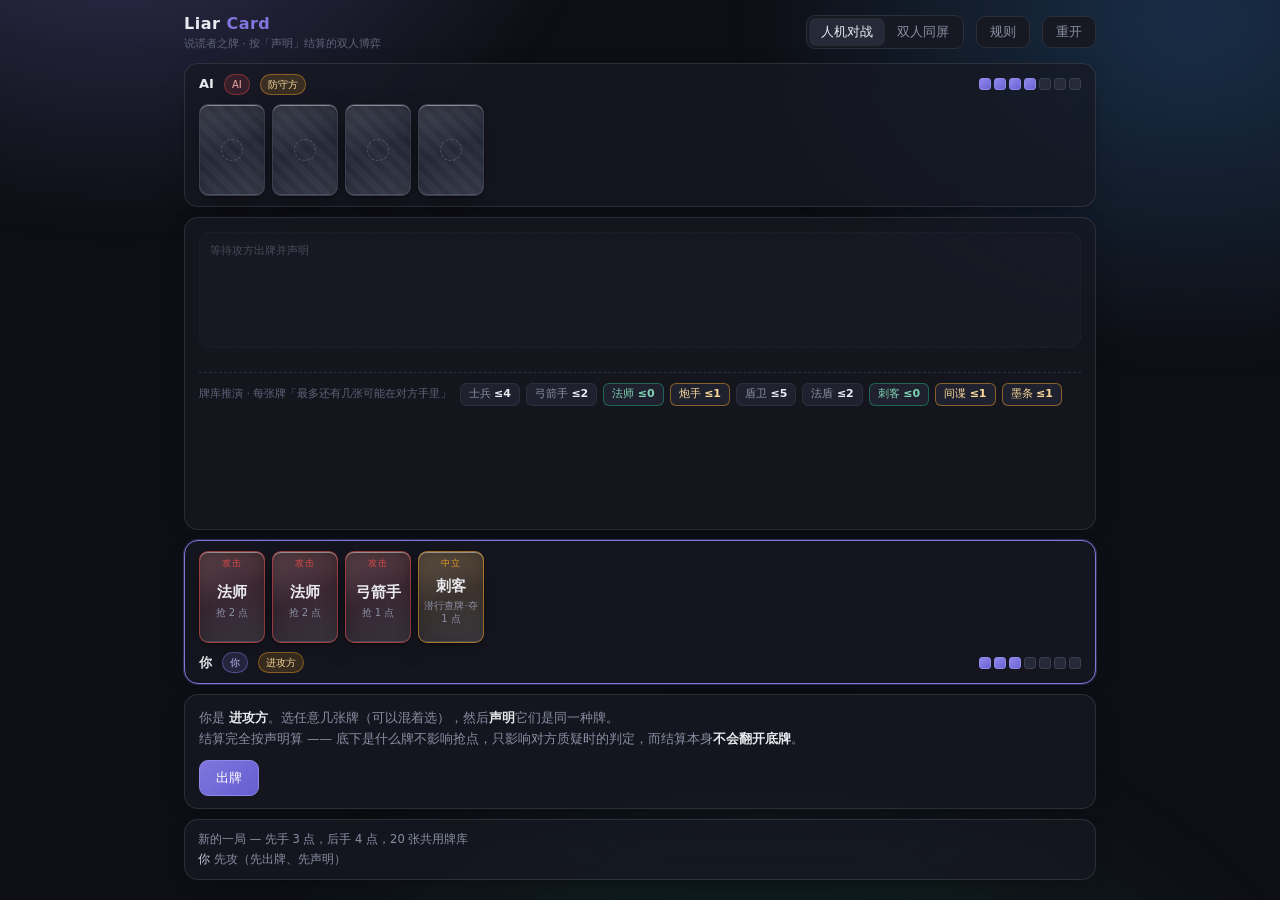
<file: projects/liar-game/liar-card.html>
<!DOCTYPE html>
<html lang="zh-CN">
<head>
<meta charset="utf-8">
<meta name="viewport" content="width=device-width,initial-scale=1">
<title>Liar Card · 说谎者之牌</title>
<style>
:root{
  --bg:#0e0f15; --panel:#171922; --panel2:#1f222e; --panel3:#252938;
  --line:#2b2f3d; --line2:#3a3f52;
  --text:#e9eaf0; --muted:#8a8fa3; --dim:#5f6478;
  --attack:#e24b4a; --defense:#378add; --neutral:#ef9f27;
  --accent:#7f77dd; --good:#1d9e75;
}
*{box-sizing:border-box;margin:0;padding:0}
body{
  background:var(--bg);color:var(--text);
  font-family:"PingFang SC","Microsoft YaHei","Hiragino Sans GB",system-ui,sans-serif;
  font-size:14px;line-height:1.5;-webkit-font-smoothing:antialiased;
}
button{font-family:inherit;font-size:13px;cursor:pointer;border:none;background:none;color:inherit}
button:disabled{cursor:not-allowed;opacity:.35}
.hidden{display:none!important}

#app{max-width:940px;margin:0 auto;padding:12px 14px 20px;min-height:100vh;display:flex;flex-direction:column;gap:10px}

#topbar{display:flex;align-items:center;gap:12px;flex-wrap:wrap}
.brand{font-size:16px;font-weight:600;letter-spacing:.5px}
.brand span{color:var(--accent)}
.brand small{display:block;font-size:11px;font-weight:400;color:var(--dim);letter-spacing:0}
#topbar .spacer{flex:1}
.modes{display:flex;background:var(--panel);border:1px solid var(--line);border-radius:9px;padding:2px}
.modes button{padding:5px 12px;border-radius:7px;color:var(--muted);transition:.15s}
.modes button.on{background:var(--panel3);color:var(--text)}
.tbtn{padding:6px 13px;border-radius:9px;background:var(--panel);border:1px solid var(--line);color:var(--muted);transition:.15s}
.tbtn:hover{color:var(--text);border-color:var(--line2)}

.side{background:var(--panel);border:1px solid var(--line);border-radius:14px;padding:10px 14px;display:flex;flex-direction:column;gap:9px}
.side.active{border-color:var(--accent);box-shadow:0 0 0 1px rgba(127,119,221,.3)}
.side-head{display:flex;align-items:center;gap:10px;flex-wrap:wrap}
.pname{font-size:13px;font-weight:600}
.ptag{font-size:10px;padding:2px 7px;border-radius:20px;background:var(--panel3);color:var(--muted);border:1px solid var(--line)}
.ptag.you{background:rgba(127,119,221,.18);border-color:rgba(127,119,221,.5);color:#c3bffb}
.ptag.foe{background:rgba(226,75,74,.15);border-color:rgba(226,75,74,.45);color:#f0a9a8}
.ptag.role{background:rgba(239,159,39,.16);border-color:rgba(239,159,39,.45);color:#f7d79a}
.pips{display:flex;gap:3px;margin-left:auto}
.pip{width:12px;height:12px;border-radius:3px;background:var(--panel3);border:1px solid var(--line2)}
.pip.on{background:linear-gradient(140deg,#8f88e8,#6b62d6);border-color:#8f88e8}
.hand{display:flex;gap:7px;flex-wrap:wrap;min-height:74px;align-items:center}
.hand-empty{color:var(--dim);font-size:12px}

.card{width:66px;height:92px;border-radius:9px;position:relative;display:flex;flex-direction:column;align-items:center;justify-content:center;gap:3px;background:var(--panel2);border:1px solid var(--line2);transition:transform .12s,box-shadow .12s,border-color .12s;user-select:none;flex:0 0 auto}
.card .c-tag{position:absolute;top:5px;left:0;right:0;text-align:center;font-size:9px;color:var(--dim);letter-spacing:1px}
.card .c-name{font-size:15px;font-weight:600;margin-top:6px}
.card .c-eff{font-size:10px;color:var(--muted);text-align:center;padding:0 4px;line-height:1.25}
.card.attack{border-color:rgba(226,75,74,.55);background:linear-gradient(175deg,rgba(226,75,74,.16),rgba(226,75,74,.04))}
.card.defense{border-color:rgba(55,138,221,.55);background:linear-gradient(175deg,rgba(55,138,221,.16),rgba(55,138,221,.04))}
.card.neutral{border-color:rgba(239,159,39,.55);background:linear-gradient(175deg,rgba(239,159,39,.16),rgba(239,159,39,.04))}
.card.attack .c-tag{color:var(--attack)}.card.defense .c-tag{color:var(--defense)}.card.neutral .c-tag{color:var(--neutral)}
.card.clickable{cursor:pointer}
.card.clickable:hover{transform:translateY(-4px);border-color:var(--accent)}
.card.sel{transform:translateY(-8px);border-color:var(--accent);box-shadow:0 0 0 2px rgba(127,119,221,.5)}
.card.mini{width:50px;height:70px}
.card.mini .c-name{font-size:12px;margin-top:5px}.card.mini .c-eff{font-size:9px}.card.mini .c-tag{font-size:8px;top:3px}
.card.back{background:repeating-linear-gradient(45deg,#242838 0 6px,#1d2130 6px 12px);border-color:var(--line2)}
.card.back::after{content:"";width:20px;height:20px;border-radius:50%;border:1px dashed #4a5170}

#board{flex:1;background:var(--panel);border:1px solid var(--line);border-radius:14px;padding:14px;display:flex;flex-direction:column;gap:12px;min-height:200px}
.slots{display:flex;gap:12px;flex-wrap:wrap;align-items:flex-start}
.slot{flex:1 1 190px;min-width:170px;background:var(--panel2);border:1px solid var(--line);border-radius:11px;padding:10px}
.slot .s-who{font-size:11px;color:var(--muted);display:flex;justify-content:space-between;align-items:center;margin-bottom:8px}
.slot .s-role{font-size:10px;padding:1px 7px;border-radius:20px;border:1px solid var(--line2);color:var(--dim)}
.slot .s-role.atk{color:#f0a9a8;border-color:rgba(226,75,74,.45)}
.slot .s-role.def{color:#a8cdf5;border-color:rgba(55,138,221,.45)}
.slot .s-cards{display:flex;gap:6px;flex-wrap:wrap;min-height:70px;align-items:center}
.slot .s-decl{margin-top:9px;font-size:12px;padding:6px 9px;border-radius:8px;background:var(--panel3);border:1px dashed var(--line2);color:var(--muted)}
.slot .s-decl b{color:var(--text);font-weight:600}
.slot .s-decl.lie{border-color:rgba(226,75,74,.6);color:#f0a9a8}
.slot .s-decl.truth{border-color:rgba(29,158,117,.6);color:#7fd3b6}
.slot.empty{opacity:.45;border-style:dashed}
.banner{padding:10px 13px;border-radius:10px;font-size:13px;line-height:1.8}
.banner.info{background:rgba(127,119,221,.12);border:1px solid rgba(127,119,221,.35)}
.banner.ok{background:rgba(29,158,117,.13);border:1px solid rgba(29,158,117,.4)}
.banner.bad{background:rgba(226,75,74,.13);border:1px solid rgba(226,75,74,.4)}
.banner b{font-weight:600}
.banner .head{display:block;font-size:11px;color:var(--dim);margin-bottom:5px;letter-spacing:.5px}

#actions{background:var(--panel);border:1px solid var(--line);border-radius:14px;padding:12px 14px;display:flex;flex-direction:column;gap:10px}
.prompt{font-size:12.5px;color:var(--muted);line-height:1.7}
.prompt b{color:var(--text)}
.prompt .err{color:#f0a9a8}
.prompt .warn{color:#f7d79a}
.btnrow{display:flex;gap:8px;flex-wrap:wrap}
.btn{padding:8px 16px;border-radius:9px;border:1px solid var(--line2);background:var(--panel2);transition:.15s;font-size:13px}
.btn:hover:not(:disabled){border-color:var(--accent);background:var(--panel3)}
.btn.primary{background:linear-gradient(140deg,#7f77dd,#665dd0);border-color:#8f88e8;color:#fff;font-weight:500}
.btn.primary:hover:not(:disabled){filter:brightness(1.12)}
.btn.danger{border-color:rgba(226,75,74,.6);color:#f0a9a8}
.btn.danger:hover:not(:disabled){background:rgba(226,75,74,.15)}
.decl-pick{display:flex;gap:6px;flex-wrap:wrap;align-items:center}
.decl-pick .lbl{font-size:11.5px;color:var(--dim);margin-right:2px}
.chip{padding:5px 11px;border-radius:20px;border:1px solid var(--line2);background:var(--panel2);font-size:12px;color:var(--muted);transition:.12s}
.chip:hover{border-color:var(--accent);color:var(--text)}
.chip.on{background:rgba(127,119,221,.22);border-color:var(--accent);color:#cfcbfb}
.chip .cnt{font-size:10px;color:var(--dim);margin-left:4px}
.chip.on .cnt{color:#a9a3ee}

#logbox{background:var(--panel);border:1px solid var(--line);border-radius:14px;padding:9px 13px;max-height:110px;overflow-y:auto;font-size:11.5px;color:var(--muted);line-height:1.8}
#logbox .l b{color:#c9cddc;font-weight:500}

/* 牌库推演面板 */
#counts{display:flex;gap:6px;flex-wrap:wrap;align-items:center;font-size:11px;border-top:1px dashed var(--line);padding-top:10px}
#counts:empty{display:none;border-top:none;padding-top:0}
#counts .t{color:var(--dim);margin-right:2px;font-size:11px}
#counts .k{padding:2px 8px;border-radius:6px;background:var(--panel2);border:1px solid var(--line);color:var(--muted)}
#counts .k b{color:var(--text);font-weight:600}
#counts .k.low{border-color:rgba(239,159,39,.5);color:#f7d79a}
#counts .k.low b{color:#f7d79a}
#counts .k.zero{border-color:rgba(29,158,117,.55);color:#7fd3b6}
#counts .k.zero b{color:#7fd3b6}

/* 质疑前的数牌推演结论 */
.readline{font-size:11.5px;line-height:1.75;color:var(--muted);background:var(--panel2);border:1px solid var(--line);border-left:3px solid var(--accent);border-radius:8px;padding:7px 10px}
.readline b{color:var(--text)}
.readline.bad{border-left-color:var(--attack);color:#f0a9a8}
.readline.bad b{color:#f5c0bf}

.overlay{position:fixed;inset:0;background:rgba(8,9,13,.92);display:flex;align-items:center;justify-content:center;padding:20px;z-index:50}
.modal{background:var(--panel);border:1px solid var(--line2);border-radius:16px;padding:26px;max-width:470px;width:100%;text-align:center}
.modal h2{font-size:18px;font-weight:600;margin-bottom:10px}
.modal p{font-size:13px;color:var(--muted);margin-bottom:18px;line-height:1.75}
.rules{max-width:680px;text-align:left;max-height:82vh;overflow-y:auto}
.rules h2{text-align:left}
.rules h3{font-size:13px;font-weight:600;margin:16px 0 7px;color:var(--accent)}
.rules ul,.rules ol{margin-left:17px;font-size:12.5px;color:var(--muted);line-height:1.9}
.rules ul li b,.rules ol li b{color:var(--text)}
.rules .key{background:rgba(127,119,221,.13);border:1px solid rgba(127,119,221,.35);border-radius:10px;padding:10px 13px;font-size:12.5px;color:var(--muted);line-height:1.8;margin:8px 0}
.rules .key b{color:var(--text)}
.rules table{width:100%;border-collapse:collapse;font-size:12px;margin-top:6px}
.rules th,.rules td{border-bottom:1px solid var(--line);padding:5px 6px;text-align:left;color:var(--muted);vertical-align:top}
.rules th{color:var(--dim);font-weight:500;font-size:11px}
.rules td b{color:var(--text)}
@media (max-width:620px){
  .card{width:56px;height:80px}.card .c-name{font-size:13px}
  .brand small{display:none}
}
/* =========================================================
   液态玻璃 / Liquid Glass
   ---------------------------------------------------------
   规格来自 skill-liquid-glass（backdrop 2.0.0 · Android/Compose）。
   先说清楚：那个 Skill 跑不到网页上 —— 它依赖 RenderEffect
   (Android 12+ / API 31) 与 RuntimeShader(API 33+)，是 Kotlin/Compose
   的绘制管线。所以下面是「把它的规格翻译成 CSS」，不是调用它。

   库的绘制顺序（官方要求不能换序）：
     colorFilter → blur → lens → Highlight → Shadow → InnerShadow → 表面色
   逐层落点：
     vibrancy()  == colorControls(saturation = 1.5)   → saturate(1.5)
     blur(2dp)                                        → blur()。库里 blur 只有
                                                        2dp，主要视觉交给
                                                        lens；网页没有真
                                                        lens，把等效强度并进
                                                        blur 值。
     lens(h, a, chromaticAberration)                  → 边缘折射：用高/暗发丝
                                                        线做出「光在边上弯
                                                        折」，再叠一层极淡的
                                                        色散（偏紫/偏青）。
     Highlight.Default(angle, falloff)                → 沿对角线的发丝高光，
                                                        随鼠标向量转向。
     Shadow(radius 24)                                → 外阴影。
     InnerShadow(radius 24)                           → 内阴影。
     onDrawSurface 10% 白                             → 表面那层白。

   一个前提：backdrop-filter 只能模糊「身后真实存在的东西」。
   原页面 body 是纯色 #0e0f15，身后空无一物，模糊等于没做 ——
   所以先给 body 铺一层极淡的环境光晕，玻璃才有东西可折射。
   ========================================================= */
:root{
  --lg-blur:11px;
  --lg-sat:1.5;
  --lg-bright:1.06;
  --lg-spec:52px;
  --lg-rx:0deg; --lg-ry:0deg; --lg-lift:0px; --lg-scale:1;
  --lg-mx:50%; --lg-my:0%; --lg-hot:0;
  --lg-shadow:
    0 5px 26px -8px rgba(0,0,0,.6),
    0 1px 2px rgba(0,0,0,.45),
    inset 0 1px 0 rgba(255,255,255,.44),
    inset 0 -1px 0 rgba(255,255,255,.12),
    inset 0 9px 22px -14px rgba(0,0,0,.65);
}
/* 注意：这里**不能**把整个 transform 包成一个 --lg-xform 变量。
   自定义属性是在「声明它的那个元素」上完成 var() 替换的 —— 写在 :root 上，
   rotateX(var(--lg-rx)) 会在 :root 就替换成 rotateX(0deg) 并被继承成死值，
   卡片自己后来写的 --lg-rx / --lg-scale 全部被无声忽略。
   （这是被 tools/preview.py 的 &ptr=1 探针抓出来的：计算出的 transform
   恒等于矩阵单位阵，倾斜和按压缩放都是死的。）
   所以 transform 必须在卡片自己的规则里逐字写出来。 */

/* 环境光晕：玻璃的「折射源」。没有它，下面所有 blur 都是空转。 */
body{position:relative}
body::before{
  content:'';position:fixed;inset:-25% -10%;z-index:0;pointer-events:none;
  background:
    radial-gradient(48% 42% at 16% 6%,rgba(127,119,221,.34),transparent 64%),
    radial-gradient(44% 38% at 86% 18%,rgba(55,138,221,.26),transparent 66%),
    radial-gradient(56% 46% at 58% 100%,rgba(29,158,117,.18),transparent 68%);
  filter:blur(26px);
}
#app{position:relative;z-index:1}

/* 面板：克制的玻璃，只负责托住卡片。
   底色必须留一点透明度，否则身后那层光晕透不过来，blur 又是空转。
   边线用 10.5% 白：原来是不透明的 --line(#2b2f3d)，直接换成 7.5% 白会暗一档，
   牌桌上那些分区框就糊掉了 —— 玻璃不该以牺牲结构辨识度为代价。 */
.side,#board,#actions,#logbox,.modal,.overlay{
  backdrop-filter:blur(var(--lg-blur)) saturate(1.35);
  -webkit-backdrop-filter:blur(var(--lg-blur)) saturate(1.35);
  border-color:rgba(255,255,255,.105);
}
.side{background:rgba(23,25,34,.74)}
#board{background:rgba(23,25,34,.70)}
#actions{background:rgba(23,25,34,.74)}
#logbox{background:rgba(23,25,34,.74)}
.slot{background:rgba(31,34,46,.62)}
.modal{background:rgba(23,25,34,.82)}
.overlay{background:rgba(8,9,13,.66)}
.side,#board,#actions,#logbox{box-shadow:0 6px 24px -14px rgba(0,0,0,.7)}
.side.active{box-shadow:0 0 0 1px rgba(127,119,221,.3),0 6px 24px -14px rgba(0,0,0,.7)}

/* 卡片：主角。几何全部沿用上面的规则，这里只换材质。 */
.card{
  backdrop-filter:blur(var(--lg-blur)) saturate(var(--lg-sat)) brightness(var(--lg-bright));
  -webkit-backdrop-filter:blur(var(--lg-blur)) saturate(var(--lg-sat)) brightness(var(--lg-bright));
  border-color:rgba(255,255,255,.17);
  box-shadow:var(--lg-shadow);
  transition:transform .14s cubic-bezier(.22,.61,.36,1),box-shadow .2s ease,border-color .2s ease;
}
/* 表面那层白压在各自主色「之上」，不是替掉它 ——
   类别色（红/蓝/琥珀）是有含义的，不能被玻璃吃掉。 */
.card{background:linear-gradient(158deg,rgba(255,255,255,.15),rgba(255,255,255,.045) 50%,rgba(255,255,255,.11)),var(--panel2)}
.card.attack{background:linear-gradient(158deg,rgba(255,255,255,.15),rgba(255,255,255,.045) 50%,rgba(255,255,255,.11)),linear-gradient(175deg,rgba(226,75,74,.22),rgba(226,75,74,.05))}
.card.defense{background:linear-gradient(158deg,rgba(255,255,255,.15),rgba(255,255,255,.045) 50%,rgba(255,255,255,.11)),linear-gradient(175deg,rgba(55,138,221,.22),rgba(55,138,221,.05))}
.card.neutral{background:linear-gradient(158deg,rgba(255,255,255,.15),rgba(255,255,255,.045) 50%,rgba(255,255,255,.11)),linear-gradient(175deg,rgba(239,159,39,.22),rgba(239,159,39,.05))}
.card.back{background:linear-gradient(158deg,rgba(255,255,255,.15),rgba(255,255,255,.045) 50%,rgba(255,255,255,.11)),repeating-linear-gradient(45deg,rgba(36,40,56,.92) 0 6px,rgba(29,33,48,.92) 6px 12px)}

/* 指针高光：高光中心跟着鼠标向量走。
   用 ::before —— 因为 .card.back::after 已经被牌背那个虚线圆占用了。
   mix-blend-mode:screen 让它只「加光」，不把牌面上的字洗白。 */
.card::before{
  content:'';position:absolute;inset:0;border-radius:inherit;pointer-events:none;
  background:radial-gradient(circle var(--lg-spec) at var(--lg-mx) var(--lg-my),
    rgba(255,255,255,.32),rgba(255,255,255,.08) 44%,transparent 72%);
  opacity:var(--lg-hot,0);
  transition:opacity .22s ease;
  mix-blend-mode:screen;
}
/* 只在真有精细指针时点亮；触屏上 :hover 会「粘住」，不能给。
   这里让 :hover 去写变量而不是直接写 opacity —— 这样不透明度始终只有
   --lg-hot 一个来源，探针也能靠改这个变量把「变量 -> 绘制」这一段单独验掉。 */
@media (hover:hover) and (pointer:fine){
  .card:hover{--lg-hot:1}
}

/* 悬停 / 选中：抬升量改成变量，好和 3D 倾斜共用同一个 transform */
.card.clickable:hover{--lg-lift:-4px;border-color:var(--accent)}
.card.sel{--lg-lift:-8px;border-color:var(--accent);box-shadow:0 0 0 2px rgba(127,119,221,.5),var(--lg-shadow)}
.card.mini{--lg-spec:34px}

/* 必须放在最后：上面两条 .card.clickable:hover / .card.sel 在原表里写死了
   transform:translateY(...)，同权重靠后者胜。这里把 transform 收回来统一成
   「透视 + 鼠标向量倾斜 + 抬升 + 按压缩放」。
   逐字写出来，不要再套一层 --lg-xform（原因见上面 :root 里的那段注释）。 */
.card,.card.clickable:hover,.card.sel{
  transform:perspective(680px)
            rotateX(var(--lg-rx)) rotateY(var(--lg-ry))
            translateY(var(--lg-lift)) scale(var(--lg-scale));
}

@media (prefers-reduced-motion:reduce){
  .card{transition:box-shadow .2s ease,border-color .2s ease}
  .card::before{transition:none}
}
@media (max-width:620px){
  :root{--lg-blur:8px;--lg-spec:38px}
}
</style>
</head>
<body>
<div id="app">
  <header id="topbar">
    <div class="brand">Liar <span>Card</span><small>说谎者之牌 · 按「声明」结算的双人博弈</small></div>
    <div class="spacer"></div>
    <div class="modes" id="modes">
      <button data-mode="ai" class="on">人机对战</button>
      <button data-mode="hotseat">双人同屏</button>
    </div>
    <button class="tbtn" id="btn-rules">规则</button>
    <button class="tbtn" id="btn-restart">重开</button>
  </header>

  <section class="side" id="side-top">
    <div class="side-head">
      <span class="pname" id="top-name">对手</span>
      <span class="ptag" id="top-tag"></span>
      <span class="ptag role hidden" id="top-role"></span>
      <span class="pips" id="top-pips"></span>
    </div>
    <div class="hand" id="top-hand"></div>
  </section>

  <section id="board">
    <div class="slots" id="slots"></div>
    <div id="banner"></div>
    <div id="counts"></div>
  </section>

  <section class="side" id="side-bottom">
    <div class="hand" id="bot-hand"></div>
    <div class="side-head">
      <span class="pname" id="bot-name">你</span>
      <span class="ptag" id="bot-tag"></span>
      <span class="ptag role hidden" id="bot-role"></span>
      <span class="pips" id="bot-pips"></span>
    </div>
  </section>

  <footer id="actions"></footer>
  <div id="logbox"></div>
</div>
<div id="overlay" class="overlay hidden"></div>
<div id="handoff" class="overlay hidden"></div>

<script>
"use strict";

/* =========================================================
   牌库 —— 20 张
   ========================================================= */
var CARD_INFO = {
  soldier:     { name:'士兵',   cat:'attack',  per:1, copies:4, eff:'抢 1 点' },
  archer:      { name:'弓箭手', cat:'attack',  per:1, copies:3, eff:'抢 1 点' },
  mage:        { name:'法师',   cat:'attack',  per:2, copies:2, eff:'抢 2 点' },
  cannon:      { name:'炮手',   cat:'attack',  per:1, copies:1, eff:'抢 1 点·穿防' },
  shield:      { name:'盾卫',   cat:'defense', per:0, copies:5, eff:'抵消士兵/弓手' },
  magicShield: { name:'法盾',   cat:'defense', per:0, copies:2, eff:'抵消法师' },
  assassin:    { name:'刺客',   cat:'neutral', per:0, copies:1, eff:'潜行查牌·夺 1 点' },
  spy:         { name:'间谍',   cat:'neutral', per:0, copies:1, eff:'万能牌·只能单出' },
  junk:        { name:'墨条',   cat:'neutral', per:0, copies:1, eff:'废卡·只能当垫牌' }
};
/* 可被「声明」的牌名 —— 中立牌都不能直接声明，只能混在牌堆里 */
var DECLARABLE = ['士兵','弓箭手','法师','炮手','盾卫','法盾'];
var CAT_LABEL = { attack:'攻击', defense:'防守', neutral:'中立' };
var ATTACK_NAMES  = ['士兵','弓箭手','法师','炮手'];
var DEFENSE_NAMES = ['盾卫','法盾'];
var KEY_BY_NAME = {}, ALL_KEY_BY_NAME = {};
(function(){
  for (var k in CARD_INFO){
    if (!Object.prototype.hasOwnProperty.call(CARD_INFO,k)) continue;
    ALL_KEY_BY_NAME[CARD_INFO[k].name] = k;
    if (CARD_INFO[k].cat !== 'neutral') KEY_BY_NAME[CARD_INFO[k].name] = k;
  }
})();

var PHASE = { LEAD:'lead', DEFEND:'defend', COUNTER:'counter', REVEAL:'reveal', OVER:'over' };

var G = null;
var TIMER = null;

/* =========================================================
   工具
   ========================================================= */
function shuffle(a){
  for (var i=a.length-1;i>0;i--){ var j=Math.floor(Math.random()*(i+1)); var t=a[i]; a[i]=a[j]; a[j]=t; }
  return a;
}
function other(p){ return 1-p; }
function esc(s){ return String(s).replace(/&/g,'&amp;').replace(/</g,'&lt;').replace(/>/g,'&gt;'); }
function isAttackName(n){ return ATTACK_NAMES.indexOf(n) >= 0; }
function isDefenseName(n){ return DEFENSE_NAMES.indexOf(n) >= 0; }
function pname(p){
  if (G.mode === 'ai') return p===0 ? '你' : 'AI';
  return p===0 ? '玩家 1' : '玩家 2';
}
function pushLog(html){
  G.log.push(html);
  if (G.log.length > 160) G.log.shift();
}

/* =========================================================
   初始化
   ========================================================= */
function newGame(mode){
  if (TIMER){ clearTimeout(TIMER); TIMER = null; }
  var deck = [], id = 0;
  for (var k in CARD_INFO){
    if (!Object.prototype.hasOwnProperty.call(CARD_INFO,k)) continue;
    for (var i=0;i<CARD_INFO[k].copies;i++) deck.push({ id:'c'+(id++), key:k });
  }
  shuffle(deck);
  G = {
    mode: mode || 'ai',
    deck: deck,
    discard: [],
    hands: { 0:[], 1:[] },
    points: { 0:3, 1:4 },
    attacker: 0,
    actor: 0,
    phase: PHASE.LEAD,
    plays: [],
    sel: [],
    declName: null,
    over: null,
    log: [],
    intelLog: { 0:{t:0,n:0}, 1:{t:0,n:0} },   /* 刺客查证过的样本：某人被看穿了几次、几次是真话 */
    intel: null,
    resultLines: null,
    gameOverInfo: null,
    handoffFor: null,
    flashMsg: ''
  };
  drawTo(0,4); drawTo(1,4);
  G.actor = G.attacker;
  if (G.mode === 'hotseat') G.handoffFor = G.actor;
  pushLog('新的一局 — 先手 3 点，后手 4 点，20 张共用牌库');
  pushLog('<b>'+pname(G.attacker)+'</b> 先攻（先出牌、先声明）');
  render();
}

function drawTo(p, n){
  var h = G.hands[p];
  while (h.length < n){
    if (G.deck.length === 0){
      if (G.discard.length === 0) break;
      G.deck = shuffle(G.discard); G.discard = [];
      pushLog('牌库耗尽 · 弃牌堆洗回');
    }
    h.push(G.deck.pop());
  }
}
/* =========================================================
   声明候选 —— 决定「这一叠牌能被声明成什么」
   ========================================================= */
function phaseRole(){
  if (!G) return 'attacker';
  if (G.phase === PHASE.DEFEND) return 'defender';
  return 'attacker';
}
/* 间谍「只能单出」—— 一旦和其他牌混在一叠里，整叠作废 */
function hasSpyMixed(cards){
  if (!cards || cards.length <= 1) return false;
  for (var i=0;i<cards.length;i++) if (cards[i].key === 'spy') return true;
  return false;
}
function hasKey(cards, key){
  if (!cards) return false;
  for (var i=0;i<cards.length;i++) if (cards[i].key === key) return true;
  return false;
}
function declNamesFor(cards, role){
  if (!cards || cards.length === 0) return [];
  if (hasSpyMixed(cards)) return [];
  return role === 'attacker' ? ATTACK_NAMES.slice() : DEFENSE_NAMES.slice();
}
function selectedCards(){
  if (!G) return [];
  var hand = G.hands[G.actor] || [];
  var out = [];
  for (var i=0;i<G.sel.length;i++){
    for (var j=0;j<hand.length;j++) if (hand[j].id === G.sel[i]) { out.push(hand[j]); break; }
  }
  return out;
}

/* =========================================================
   行动
   ========================================================= */
function makePlay(by, role, cards, declaredName){
  var play = { by:by, role:role, cards:cards.slice(), declaredName:declaredName, declaredCount:cards.length };
  var ids = {};
  for (var i=0;i<cards.length;i++) ids[cards[i].id] = 1;
  G.hands[by] = G.hands[by].filter(function(c){ return !ids[c.id]; });
  G.plays.push(play);
  drawTo(by, 4);
  G.sel = []; G.declName = null; G.flashMsg = '';
  return play;
}
function resolveDecl(cards, role){
  var names = declNamesFor(cards, role);
  if (names.length === 0) return null;
  return (G.declName && names.indexOf(G.declName) >= 0) ? G.declName : names[0];
}
function doLead(){
  var cards = selectedCards();
  if (cards.length === 0){ G.flashMsg = '请先选择要打出的牌'; render(); return; }
  var name = resolveDecl(cards, 'attacker');
  if (!name){
    G.flashMsg = hasSpyMixed(cards) ? '间谍只能单出 —— 不能和其他牌混成一叠' : '这些牌不能作为进攻打出';
    render(); return;
  }
  makePlay(G.attacker, 'attacker', cards, name);
  pushLog('<b>'+pname(G.attacker)+'</b> 打出 '+cards.length+' 张，声明「'+esc(name)+' ×'+cards.length+'」');
  setPhase(PHASE.DEFEND, other(G.attacker));
}
function doPass(){
  pushLog('<b>'+pname(G.actor)+'</b> 无牌可出，空过');
  G.sel = []; G.declName = null;
  nextHand();
}
function doDefend(action){
  if (action === 'fold'){
    pushLog('<b>'+pname(G.actor)+'</b> 认赔 — 放弃防御');
    setPhase(PHASE.REVEAL, G.attacker);
    return;
  }
  var cards = selectedCards();
  if (cards.length === 0){ G.flashMsg = '请先选择要打出的牌'; render(); return; }
  var name = resolveDecl(cards, 'defender');
  if (!name){
    G.flashMsg = hasSpyMixed(cards) ? '间谍只能单出 —— 不能和其他牌混成一叠' : '这些牌不能作为应对打出';
    render(); return;
  }
  makePlay(G.actor, 'defender', cards, name);
  pushLog('<b>'+pname(G.actor)+'</b> 应对 '+cards.length+' 张，声明「'+esc(name)+' ×'+cards.length+'」');
  setPhase(PHASE.COUNTER, G.attacker);
}
/* 应对阶段：攻方只能选择质疑或接受结算，不能再出牌 */
function doCounter(action){
  setPhase(PHASE.REVEAL, G.attacker);
}
function doChallenge(){
  challenge(G.plays.length-1, G.actor);
}

/* =========================================================
   真假核对
   间谍可以当成任何牌 —— 带间谍的牌堆，声明恒为真
   ========================================================= */
function playCards(p){ return p.shown || p.cards; }
function isTruthful(play){
  var cs = playCards(play);
  if (cs.length !== play.declaredCount) return false;
  for (var i=0;i<cs.length;i++){
    if (cs[i].key === 'spy') continue;
    if (CARD_INFO[cs[i].key].name !== play.declaredName) return false;
  }
  return true;
}
function realNamesOf(play){
  var cs = playCards(play), out = [];
  for (var i=0;i<cs.length;i++) out.push(CARD_INFO[cs[i].key].name);
  return out.join('、');
}
/* 把牌堆收进弃牌堆，同时留一份副本用于界面展示 */
function archivePlay(p){
  if (p.archived) return;
  p.archived = true;
  p.shown = p.cards.slice();
  for (var i=0;i<p.cards.length;i++) G.discard.push(p.cards[i]);
  p.cards = [];
}
function challenge(playIndex, challenger){
  var play = G.plays[playIndex];
  if (!play) return;
  var truthful = isTruthful(play);
  play.revealed = true;
  pushLog('<b>'+pname(challenger)+'</b> 质疑「'+esc(play.declaredName)+' ×'+play.declaredCount+'」— 翻开是「'+esc(realNamesOf(play))+'」');
  var winner, reason;
  if (truthful){
    winner = play.by;
    reason = pname(play.by)+' 声明「'+play.declaredName+' ×'+play.declaredCount+'」属实' +
      (realNamesOf(play).indexOf('间谍') >= 0 ? '（间谍可当任何牌）' : '') +
      '，'+pname(challenger)+' 的质疑落空。';
  } else {
    winner = challenger;
    reason = pname(play.by)+' 声明「'+play.declaredName+' ×'+play.declaredCount+'」，翻开却是「'+realNamesOf(play)+'」。';
  }
  for (var i=0;i<G.plays.length;i++) G.plays[i].revealed = true;
  G.over = winner;
  G.gameOverInfo = { winner:winner, reason:reason, challenged:true };
  setPhase(PHASE.REVEAL, G.attacker);
}

/* =========================================================
   结算 —— 完全按「声明」，结算过程不翻开任何底牌
   唯一能看到底牌的是刺客：它潜入查牌，是它自己的能力
   ========================================================= */
function settle(){
  var lead = G.plays[0];
  var attacker = lead.by, defender = other(attacker);
  var A = lead.declaredName, nA = lead.declaredCount;
  var lines = [];

  var B = null, nB = 0;
  for (var i=1;i<G.plays.length;i++){
    var p = G.plays[i];
    if (p.by === attacker) continue;
    if (isDefenseName(p.declaredName)){ B = p.declaredName; nB = p.declaredCount; break; }
  }

  var per = (A === '法师') ? 2 : 1;
  var block = 0;
  if (A !== '炮手'){
    if (A === '法师' && B === '法盾') block = Math.min(nA, nB);
    else if ((A === '士兵' || A === '弓箭手') && B === '盾卫') block = Math.min(nA, nB);
  }
  var free = nA - block;
  var seize = free * per;

  lines.push('按明面声明结算，双方底牌一律不翻');
  lines.push('攻方声明「<b>'+esc(A)+' ×'+nA+'</b>」');
  if (A === '炮手') lines.push('炮手无视防御 —— 无法被抵消');
  else if (B) lines.push('守方声明「<b>'+esc(B)+' ×'+nB+'</b>」→ 抵消 '+block+' 张');
  else lines.push('守方没有给出防御声明 → 抵消 0 张');
  lines.push('穿透 <b>'+free+'</b> 张 × 每张 '+per+' 点 = 抢点 <b>'+seize+'</b>');

  var give = Math.min(seize, G.points[defender]);
  if (give > 0){
    G.points[attacker] += give;
    G.points[defender] -= give;
    lines.push('<b>'+pname(attacker)+'</b> 从 '+pname(defender)+' 手中夺得 '+give+' 个战略点');
  } else {
    lines.push('本手无人得分');
  }

  /* ---- 刺客：混在牌堆里没被质疑，就潜入查牌 ---- */
  var intel = null;
  for (var q=0;q<G.plays.length;q++){
    var pl = G.plays[q];
    if (!hasKey(playCards(pl), 'assassin')) continue;
    var target = null;
    for (var t=0;t<G.plays.length;t++){ if (G.plays[t].by !== pl.by){ target = G.plays[t]; break; } }
    if (!target){
      lines.push('<b>'+pname(pl.by)+'</b> 的刺客潜入 —— 对方没有出牌，无人可查');
      continue;
    }
    var foe = target.by;
    var ok = isTruthful(target);
    target.peekedBy = pl.by;
    G.intelLog[pl.by].n++;
    if (ok) G.intelLog[pl.by].t++;
    intel = {
      owner: pl.by, foe: foe, truthful: ok,
      name: target.declaredName, count: target.declaredCount,
      real: realNamesOf(target)
    };
    lines.push('—— <b>刺客潜入查牌</b> ——');
    if (ok){
      var steal = Math.min(1, G.points[foe]);
      if (steal > 0){
        G.points[pl.by] += steal; G.points[foe] -= steal;
        lines.push('<b>'+pname(pl.by)+'</b> 的刺客查看了对方的底牌「'+esc(realNamesOf(target))+
          '」—— 与其声明「'+esc(target.declaredName)+'」<b>相符</b>，顺手再夺 <b>1</b> 点');
      } else {
        lines.push('<b>'+pname(pl.by)+'</b> 的刺客查看了对方的底牌 —— 声明属实，但对方已无点可夺');
      }
    } else {
      lines.push('<b>'+pname(pl.by)+'</b> 的刺客查看了对方的底牌「'+esc(realNamesOf(target))+
        '」—— 与其声明「'+esc(target.declaredName)+'」<b>不符</b>，没抢到点（但对方是骗子这件事，已经知道了）');
    }
  }

  for (var r=0;r<G.plays.length;r++) archivePlay(G.plays[r]);
  G.resultLines = { lines: lines };
  G.intel = intel;
  setPhase(PHASE.REVEAL, attacker);
}

/* =========================================================
   阶段 / 流程
   ========================================================= */
function setPhase(phase, actor){
  G.phase = phase;
  G.actor = actor;
  G.sel = []; G.declName = null; G.flashMsg = '';
  if (phase === PHASE.REVEAL && !G.gameOverInfo && !G.resultLines){
    if (G.plays.length === 0){ G.phase = PHASE.LEAD; G.actor = G.attacker; render(); return; }
    settle();
    return;
  }
  if (phase === PHASE.REVEAL){
    /* 注意：这里绝不翻开底牌 —— 结算后信息依旧不透明，
       唯一见过底牌的只有潜入查牌的刺客（它会在战报里点名）。 */
    checkPointsWin();
  }
  if (phase !== PHASE.OVER && G.mode === 'hotseat' && !G.over) G.handoffFor = actor;
  render();
  if (G.mode === 'ai' && phase !== PHASE.OVER && phase !== PHASE.REVEAL) aiMaybeAct();
}
function checkPointsWin(){
  if (G.over || G.gameOverInfo) return;
  if (G.points[0] <= 0){ G.over = 1; G.gameOverInfo = { winner:1, reason:pname(0)+' 的战略点归零。', challenged:false }; }
  else if (G.points[1] <= 0){ G.over = 0; G.gameOverInfo = { winner:0, reason:pname(1)+' 的战略点归零。', challenged:false }; }
}
function nextHand(){
  if (G.over) return;
  G.plays = [];
  G.resultLines = null;
  G.intel = null;
  G.attacker = other(G.attacker);
  G.actor = G.attacker;
  setPhase(PHASE.LEAD, G.attacker);
}
/* =========================================================
   AI
   ========================================================= */
function aiMaybeAct(){
  if (!G || G.over) return;
  if (G.mode !== 'ai') return;
  if (G.actor !== 1) return;
  if (G.phase === PHASE.REVEAL || G.phase === PHASE.OVER) return;
  if (TIMER) clearTimeout(TIMER);
  TIMER = setTimeout(function(){ TIMER = null; aiAct(); }, 480 + Math.random()*460);
}
function aiAct(){
  if (!G || G.over || G.actor !== 1) return;
  if (G.phase === PHASE.LEAD) aiLead();
  else if (G.phase === PHASE.DEFEND) aiDefend();
  else if (G.phase === PHASE.COUNTER) aiCounterAct();
}
function groupsOf(p){
  var hand = G.hands[p], g = {};
  for (var i=0;i<hand.length;i++){
    var k = hand[i].key;
    if (!g[k]) g[k] = [];
    g[k].push(hand[i]);
  }
  return g;
}
function burnOrder(key){
  if (key === 'junk') return 0;
  if (key === 'shield') return 1;
  if (key === 'magicShield') return 2;
  if (key === 'archer') return 3;
  if (key === 'soldier') return 4;
  if (key === 'cannon') return 6;
  if (key === 'mage') return 7;
  return 5;
}
/* 弃牌优先级：越没用的越先垫出去 */
function pickBurn(p, n){
  var hand = G.hands[p].slice();
  hand.sort(function(a,b){ return burnOrder(a.key) - burnOrder(b.key); });
  return hand.slice(0, n);
}
/* ---------------------------------------------------------
   数牌推演
   结算不翻牌，所以弃牌堆是匿名的 —— 谁也不知道里面是什么。
   唯一铁打的证据是：我自己手上的牌 + 本轮我自己摊在桌上的牌。
   这两处之外的牌，才「有可能」在对手手里。
   --------------------------------------------------------- */
function availToOpponent(key, me){
  var info = CARD_INFO[key];
  if (!info) return 0;
  var out = info.copies, i, j;
  var h = G.hands[me] || [];
  for (i=0;i<h.length;i++) if (h[i].key === key) out--;
  for (i=0;i<G.plays.length;i++){
    if (G.plays[i].by !== me) continue;
    var cs = playCards(G.plays[i]);
    for (j=0;j<cs.length;j++) if (cs[j].key === key) out--;
  }
  return Math.max(0, out);
}
/* 刺客查证过的样本 —— 只有真被刺客看过底牌，才算「学到了」 */
function liePrior(me){
  var h = G.intelLog[me];
  if (!h || h.n === 0) return 0.32;
  return Math.max(0.05, Math.min(0.90, 1 - h.t / h.n));
}
function declaredPer(name){ return name === '法师' ? 2 : 1; }
/* 这一手如果放过去，我实际会亏多少点 */
function threatOf(play, me){
  if (play.by === me) return 0;
  if (isAttackName(play.declaredName)) return play.declaredCount * declaredPer(play.declaredName);
  if (isDefenseName(play.declaredName)){
    var lead = G.plays[0];
    if (!lead || lead.by !== me) return 0;
    return Math.min(play.declaredCount, lead.declaredCount) * declaredPer(lead.declaredName);
  }
  return 0;
}
/* ---------------------------------------------------------
   概率：他手上「真有这么多张」的可能性有多大？
   把对手的手牌看成从「未现池」里抽出来的 4 张，用超几何分布算。
   例：声明「士兵 ×2」—— 全库 4 张、池子 16 张，抽 4 张里凑够 2 张的概率只有约 24%。
   --------------------------------------------------------- */
function comb(n, k){
  if (k < 0 || k > n) return 0;
  if (k > n - k) k = n - k;
  var r = 1;
  for (var i=1;i<=k;i++) r = r * (n - k + i) / i;
  return r;
}
function hyperAtLeast(N, K, draws, t){
  if (t <= 0) return 1;
  if (K < t || N <= 0) return 0;
  var total = comb(N, draws);
  if (total <= 0) return 0;
  var s = 0, top = Math.min(K, draws);
  for (var i=t;i<=top;i++) s += comb(K, i) * comb(N - K, draws - i);
  return Math.max(0, Math.min(1, s / total));
}
/* 未现池 = 20 张里扣掉「我能确定的牌」（自己的手牌 + 本轮自己摊在桌上的牌） */
function unknownPool(me){
  var pool = 0;
  for (var k in CARD_INFO){
    if (!Object.prototype.hasOwnProperty.call(CARD_INFO, k)) continue;
    pool += CARD_INFO[k].copies;
  }
  pool -= (G.hands[me] || []).length;
  for (var i=0;i<G.plays.length;i++){
    if (G.plays[i].by === me) pool -= playCards(G.plays[i]).length;
  }
  return Math.max(1, pool);
}
function pTruthful(play, me){
  var key = ALL_KEY_BY_NAME[play.declaredName];
  if (!key) return 0;
  var avail = availToOpponent(key, me);
  var n = play.declaredCount;
  if (n > avail) return 0;
  var pool = unknownPool(me);
  return hyperAtLeast(pool, avail, Math.min(4, pool), n);
}
/* 返回 {chance, why} —— why 就是 AI 摆在台面上的质疑理由 */
function challengeRead(play, me){
  var name = play.declaredName, n = play.declaredCount;
  var key = ALL_KEY_BY_NAME[name];
  if (!key) return { chance:0, why:'' };
  var copies = CARD_INFO[key].copies;
  var avail = availToOpponent(key, me);

  /* ① 逻辑错误：账本直接算死 —— 必抓，不看局势、不讲情面 */
  if (n > avail){
    var known = copies - avail;
    return { chance:1, why: known > 0
      ? '「'+name+'」全库只有 '+copies+' 张，其中至少 '+known+' 张在我手里 —— 你拿不出 '+n+' 张'
      : '「'+name+'」全库就 '+copies+' 张 —— 你声明 '+n+' 张，这本身就超出了牌库总数' };
  }

  /* ② 概率：账本可信度 × 对方一贯的诈唬率 */
  var pT = pTruthful(play, me);
  var sus = 1 - pT * (1 - liePrior(me));
  var threat = threatOf(play, me);
  var diff = G.points[me] - G.points[other(me)];

  if (diff <= -2) sus += 0.06;          /* 落后，更愿意搏 */
  if (G.points[me] <= 2) sus += 0.05;   /* 快被清空，必须搏 */
  if (key === 'cannon') sus += 0.10;    /* 炮手挡不住，放过去就是白送 */
  sus = Math.max(0, Math.min(1, sus));

  /* ③ 小威胁不赌：为 2 点以下把整局推上赌桌不划算 */
  if (threat <= 0){
    return { chance:0.02, why:'这一手根本伤不到我，没必要为它冒险' };
  }
  if (threat <= 2){
    if (sus > 0.88) return { chance:0.18, why:'这一手只值 '+threat+' 点，本来犯不上赌 —— 但你这笔账实在离谱' };
    return { chance:0.04, why:'这一手最多值 '+threat+' 点，犯不上拿整局去赌' };
  }
  /* ④ 已经领先 2 点以上 —— 不冒无谓的风险 */
  if (diff >= 2){
    return { chance:0.05, why:'我领先 '+diff+' 点，没必要冒险' };
  }

  /* ⑤ 质疑＝把整局推上赌桌。没有足够离谱就不出手：
        先把「可疑度」按 0.72~1.0 重新拉伸，再取 1.8 次幂压低下限 */
  var x = Math.max(0, (sus - 0.72) / 0.28);
  var p = Math.pow(x, 1.8) * 0.70;
  p = Math.max(0.03, Math.min(0.70, p));

  var why = '你一次出 '+n+' 张'+name+' —— 账本算下来，你手上真凑得出这 '+n+
    ' 张的概率只有约 '+Math.round(pT * 100)+'%';
  return { chance:p, why:why };
}
/* 组装一叠要打出去的牌；useAssassin = 要不要把刺客悄悄混进去 */
function buildStack(p, declKey, n, useAssassin){
  var g = groupsOf(p);
  var hand = G.hands[p].slice();
  var out = [];
  function take(c){
    var i = hand.indexOf(c);
    if (i < 0) return false;
    hand.splice(i,1); out.push(c); return true;
  }
  if (useAssassin && g.assassin && n >= 1){ if (take(g.assassin[0])) n--; }
  var real = (g[declKey] || []).slice();
  for (var i=0;i<real.length && n>0;i++){ if (take(real[i])) n--; }
  if (n > 0){
    hand.sort(function(a,b){ return burnOrder(a.key) - burnOrder(b.key); });
    for (var j=0;j<hand.length && n>0;j++){
      if (hand[j].key === 'assassin') continue;
      if (hand[j].key === 'spy') continue;      /* 间谍只能单出 */
      out.push(hand[j]); n--;
    }
  }
  return out;
}
function aiChallenge(play, read){
  var idx = G.plays.indexOf(play);
  if (idx < 0) idx = G.plays.length - 1;
  pushLog('<b>AI 质疑</b>：'+esc(read.why)+'。' +
    (read.chance >= 1 ? '<b>这不是猜的，是算出来的。</b>' : ''));
  challenge(idx, 1);
}
function aiLead(){
  var hand = G.hands[1];
  if (!hand.length){ doPass(); return; }
  var g = groupsOf(1);

  /* 1. 先看手上最实在的攻击牌组 */
  var bestKey = null, bestN = 0, bestVal = -1;
  for (var i=0;i<ATTACK_NAMES.length;i++){
    var k = ALL_KEY_BY_NAME[ATTACK_NAMES[i]];
    var n = Math.min((g[k]||[]).length, 3);
    if (n <= 0) continue;
    var val = CARD_INFO[k].per * n + (k === 'cannon' ? 1.0 : 0);
    if (val > bestVal){ bestVal = val; bestKey = k; bestN = n; }
  }

  /* 2. 要不要撒个大谎：法师全库只有 2 张，声明 3 张必被抓 */
  var lieN = Math.min(hand.length, CARD_INFO.mage.copies);
  var lieChance = 0.14 + (G.points[1] < G.points[0] ? 0.12 : 0);
  var lying = lieN >= 2 && 2 * lieN > bestVal + 1.0 && Math.random() < lieChance;

  var declKey, useN;
  if (lying){ declKey = 'mage'; useN = lieN; }
  else if (bestKey){ declKey = bestKey; useN = bestN; }
  else { declKey = 'soldier'; useN = 1; lying = true; }

  /* 3. 刺客：混进这叠里，结算时能悄悄多偷 1 点 —— 代价是这叠从此是谎言 */
  var useAs = false;
  if (g.assassin){
    var mc = 0.14;
    if (G.points[1] < G.points[0]) mc += 0.12;
    if (useN >= 2) mc += 0.08;
    useAs = Math.random() < mc;
  }

  var picks = buildStack(1, declKey, useN, useAs);
  if (!picks.length){ doPass(); return; }
  var name = CARD_INFO[declKey].name;
  G.sel = picks.map(function(c){ return c.id; });
  makePlay(1, 'attacker', picks, name);
  pushLog('<b>AI</b> 打出 '+picks.length+' 张，声明「'+esc(name)+' ×'+picks.length+'」');
  setPhase(PHASE.DEFEND, 0);
}
function aiDefend(){
  var lead = G.plays[0];
  var A = lead.declaredName;

  var read = challengeRead(lead, 1);
  if (read.chance >= 1 || Math.random() < read.chance){ aiChallenge(lead, read); return; }

  var g = groupsOf(1);
  if (A === '炮手'){
    pushLog('<b>AI</b> 认赔 — 炮手穿防，挡也白挡');
    setPhase(PHASE.REVEAL, G.attacker);
    return;
  }
  var wantKey = (A === '法师') ? 'magicShield' : 'shield';
  var wantName = CARD_INFO[wantKey].name;
  var have = (g[wantKey] || []).length;
  var useAs = !!(g.assassin && Math.random() < 0.20);
  var wantN = Math.min(lead.declaredCount, have + (useAs ? 1 : 0));
  if (have > 0 && wantN > 0){
    var cs = buildStack(1, wantKey, wantN, useAs);
    G.sel = cs.map(function(c){ return c.id; });
    makePlay(1, 'defender', cs, wantName);
    pushLog('<b>AI</b> 应对 '+cs.length+' 张，声明「'+esc(wantName)+' ×'+cs.length+'」');
    setPhase(PHASE.COUNTER, 0);
    return;
  }
  if (G.hands[1].length >= lead.declaredCount && Math.random() < 0.55){
    var burn = buildStack(1, wantKey, lead.declaredCount, false);
    if (burn.length){
      G.sel = burn.map(function(c){ return c.id; });
      makePlay(1, 'defender', burn, wantName);
      pushLog('<b>AI</b> 应对 '+burn.length+' 张，诈称「'+esc(wantName)+' ×'+burn.length+'」');
      setPhase(PHASE.COUNTER, 0);
      return;
    }
  }
  pushLog('<b>AI</b> 认赔');
  setPhase(PHASE.REVEAL, G.attacker);
}
function aiCounterAct(){
  var last = G.plays[G.plays.length-1];
  var read = challengeRead(last, 1);
  if (read.chance >= 1 || Math.random() < read.chance){ aiChallenge(last, read); return; }
  setPhase(PHASE.REVEAL, G.attacker);
}
/* =========================================================
   渲染
   ========================================================= */
function bottomPlayer(){
  if (G.mode === 'ai') return 0;
  if (G.phase === PHASE.OVER) return 0;
  return G.actor;
}
function topPlayer(){ return other(bottomPlayer()); }
function isHumanTurn(){
  if (!G || G.over) return false;
  if (G.phase === PHASE.REVEAL || G.phase === PHASE.OVER) return false;
  if (G.mode === 'ai') return G.actor === 0;
  return true;
}
function cardHTML(card, opts){
  opts = opts || {};
  var info = CARD_INFO[card.key];
  var cls = 'card ' + info.cat + (opts.mini ? ' mini' : '');
  if (opts.selected) cls += ' sel';
  if (opts.clickable) cls += ' clickable';
  return '<div class="'+cls+'" data-card="'+card.id+'" title="'+esc(info.name+' · '+info.eff)+'">' +
      '<div class="c-tag">'+CAT_LABEL[info.cat]+'</div>' +
      '<div class="c-name">'+esc(info.name)+'</div>' +
      '<div class="c-eff">'+esc(info.eff)+'</div>' +
    '</div>';
}
function backHTML(mini){ return '<div class="card back'+(mini?' mini':'')+'"></div>'; }
function renderPips(pts){
  var out = '';
  for (var i=0;i<7;i++) out += '<span class="pip'+(i<pts?' on':'')+'"></span>';
  return out;
}
function render(){
  if (!G) return;
  var bot = bottomPlayer(), top = topPlayer();

  document.getElementById('top-name').textContent = pname(top);
  document.getElementById('bot-name').textContent = pname(bot);
  var tt = document.getElementById('top-tag'), bt = document.getElementById('bot-tag');
  if (G.mode === 'ai'){
    tt.textContent = 'AI'; tt.className = 'ptag foe';
    bt.textContent = '你'; bt.className = 'ptag you';
  } else {
    tt.textContent = ''; bt.textContent = '';
    tt.className = 'ptag hidden'; bt.className = 'ptag hidden';
  }
  document.getElementById('top-pips').innerHTML = renderPips(G.points[top]);
  document.getElementById('bot-pips').innerHTML = renderPips(G.points[bot]);

  var topRole = document.getElementById('top-role');
  var botRole = document.getElementById('bot-role');
  setRoleTag(topRole, top);
  setRoleTag(botRole, bot);

  var topHand = document.getElementById('top-hand');
  topHand.innerHTML = '';
  if (G.hands[top].length === 0) topHand.innerHTML = '<span class="hand-empty">手牌已空</span>';
  else for (var i=0;i<G.hands[top].length;i++) topHand.insertAdjacentHTML('beforeend', backHTML());

  var botHand = document.getElementById('bot-hand');
  botHand.innerHTML = '';
  var clickable = isHumanTurn();
  if (G.hands[bot].length === 0) botHand.innerHTML = '<span class="hand-empty">手牌已空</span>';
  for (var j=0;j<G.hands[bot].length;j++){
    var c = G.hands[bot][j];
    botHand.insertAdjacentHTML('beforeend', cardHTML(c, { selected: G.sel.indexOf(c.id) >= 0, clickable: clickable }));
  }
  document.getElementById('side-bottom').className = 'side' + (isHumanTurn() ? ' active' : '');
  document.getElementById('side-top').className = 'side';

  renderSlots(); renderBanner(); renderCounts(); renderActions(); renderLog(); renderHandoff();
}
/* 牌库推演面板 —— 只用自己的信息推算，绝不泄露任何底牌 */
function renderCounts(){
  var el = document.getElementById('counts');
  if (!el) return;
  if (!G || G.phase === PHASE.OVER || G.phase === PHASE.REVEAL){ el.innerHTML = ''; return; }
  var me = (G.mode === 'ai') ? 0 : G.actor;
  var order = ['soldier','archer','mage','cannon','shield','magicShield','assassin','spy','junk'];
  var html = '<span class="t">牌库推演 · 每张牌「最多还有几张可能在对方手里」</span>';
  for (var i=0;i<order.length;i++){
    var k = order[i], info = CARD_INFO[k];
    var a = availToOpponent(k, me);
    var cls = a === 0 ? ' zero' : (a <= 1 ? ' low' : '');
    html += '<span class="k'+cls+'">'+esc(info.name)+' <b>≤'+a+'</b></span>';
  }
  el.innerHTML = html;
}
function setRoleTag(el, p){
  if (G.phase === PHASE.REVEAL || G.phase === PHASE.OVER){ el.className = 'ptag role hidden'; return; }
  var role = (p === G.attacker) ? '进攻方' : '防守方';
  el.textContent = role;
  el.className = 'ptag role';
}
function renderSlots(){
  var el = document.getElementById('slots');
  var html = '';
  if (G.plays.length === 0){
    el.innerHTML = '<div class="slot empty"><div class="s-who">等待攻方出牌并声明</div><div class="s-cards"></div></div>';
    return;
  }
  var lead = G.plays[0];
  for (var i=0;i<G.plays.length;i++){
    var p = G.plays[i];
    var isAtk = (p.by === lead.by);
    var truth = isTruthful(p);
    var cs = playCards(p);
    /* 只有两种情况能看到底牌：被质疑（翻牌定生死），或被刺客潜入查证 */
    var peeked = (p.peekedBy !== undefined);
    var show = p.revealed || peeked;
    var cards = '';
    for (var c=0;c<cs.length;c++){
      cards += show ? cardHTML(cs[c], { mini:true }) : backHTML(true);
    }
    var declCls = 's-decl';
    var declTxt = '声明「<b>'+esc(p.declaredName)+' ×'+p.declaredCount+'</b>」';
    if (p.revealed){
      declTxt += truth ? ' · 属实' : ' · 撒谎（实为 '+esc(realNamesOf(p))+'）';
      declCls += truth ? ' truth' : ' lie';
    } else if (peeked){
      declTxt += truth ? ' · 刺客查证：属实' : ' · 刺客查证：撒谎（实为 '+esc(realNamesOf(p))+'）';
      declCls += truth ? ' truth' : ' lie';
    }
    html += '<div class="slot">' +
        '<div class="s-who"><span>'+esc(pname(p.by))+'</span><span class="s-role '+(isAtk?'atk':'def')+'">'+(isAtk?'进攻':'应对')+'</span></div>' +
        '<div class="s-cards">'+cards+'</div>' +
        '<div class="'+declCls+'">'+declTxt+'</div>' +
      '</div>';
  }
  if (G.plays.length < 3 && G.phase !== PHASE.REVEAL && G.phase !== PHASE.OVER){
    html += '<div class="slot empty"><div class="s-who">等待应对</div><div class="s-cards"></div></div>';
  }
  el.innerHTML = html;
}
function renderBanner(){
  var el = document.getElementById('banner');
  if (G.gameOverInfo){
    el.innerHTML = '<div class="banner '+(G.gameOverInfo.challenged?'bad':'ok')+'">' +
      '<span class="head">本局结束</span><b>'+esc(pname(G.gameOverInfo.winner))+' 获胜</b> — '+esc(G.gameOverInfo.reason) +
      '</div>';
    return;
  }
  if (G.phase === PHASE.REVEAL && G.resultLines){
    el.innerHTML = '<div class="banner info"><span class="head">结算</span>' +
      G.resultLines.lines.join('<br>') + '</div>';
    return;
  }
  el.innerHTML = '';
}
function renderActions(){
  var el = document.getElementById('actions');
  if (G.over || G.gameOverInfo){
    el.innerHTML = '<div class="prompt">本局结束。</div><div class="btnrow">' +
      '<button class="btn primary" data-act="restart">再来一局</button>' +
      '<button class="btn" data-act="rules">查看规则</button></div>';
    return;
  }
  if (G.phase === PHASE.REVEAL){
    el.innerHTML = '<div class="prompt">结算完成。</div><div class="btnrow">' +
      '<button class="btn primary" data-act="next">继续 →</button></div>';
    return;
  }
  if (!isHumanTurn()){
    el.innerHTML = '<div class="prompt">'+esc(pname(G.actor))+' 正在思考…</div>';
    return;
  }
  var sel = selectedCards();
  var html = '';

  if (G.phase === PHASE.LEAD){
    html += '<div class="prompt">你是 <b>进攻方</b>。选任意几张牌（可以混着选），然后<b>声明</b>它们是同一种牌。<br>' +
      '结算完全按声明算 —— 底下是什么牌不影响抢点，只影响对方质疑时的判定，而结算本身<b>不会翻开底牌</b>。</div>';
    html += declPicker(sel, 'attacker');
    html += '<div class="btnrow"><button class="btn primary" data-act="lead">出牌</button>';
    if (G.hands[G.actor].length === 0) html += '<button class="btn" data-act="pass">空过</button>';
    html += '</div>';
  } else if (G.phase === PHASE.DEFEND){
    var leadP = G.plays[0];
    html += '<div class="prompt">你是 <b>防守方</b>。对方声明了「<b>'+esc(leadP.declaredName)+' ×'+leadP.declaredCount+'</b>」。</div>';
    html += lieHintHTML(leadP, G.actor);
    html += declPicker(sel, 'defender');
    html += '<div class="btnrow">' +
      '<button class="btn danger" data-act="challenge">质疑</button>' +
      '<button class="btn primary" data-act="play">出牌应对</button>' +
      '<button class="btn" data-act="fold">认赔</button></div>';
  } else if (G.phase === PHASE.COUNTER){
    var lastP = G.plays[G.plays.length-1];
    html += '<div class="prompt">对方应对时声明了「<b>'+esc(lastP.declaredName)+' ×'+lastP.declaredCount+'</b>」。</div>';
    html += lieHintHTML(lastP, G.actor);
    html += '<div class="btnrow">' +
      '<button class="btn danger" data-act="challenge">质疑</button>' +
      '<button class="btn primary" data-act="accept">接受结算</button></div>';
  }
  if (G.flashMsg) html += '<div class="prompt"><span class="err">'+esc(G.flashMsg)+'</span></div>';
  el.innerHTML = html;
}
/* 质疑前的数牌推演 —— 让人也能像 AI 一样「指出逻辑错误」 */
function lieHintHTML(play, me){
  var key = ALL_KEY_BY_NAME[play.declaredName];
  if (!key) return '';
  var copies = CARD_INFO[key].copies;
  var avail = availToOpponent(key, me);
  var n = play.declaredCount;
  if (n > avail){
    var knownCount = copies - avail;
    return '<div class="readline bad">数牌推演：<b>'+esc(play.declaredName)+'</b> 全库 '+copies+' 张' +
      (knownCount > 0 ? '，其中至少 <b>'+knownCount+'</b> 张在你手上' : '') +
      ' —— 他<b>不可能</b>拿出 '+n+' 张。这是逻辑错误，质疑必胜。</div>';
  }
  var pT = pTruthful(play, me);
  return '<div class="readline">数牌推演：<b>'+esc(play.declaredName)+'</b> 全库 '+copies+
    ' 张，最多还有 <b>'+avail+'</b> 张不在你手上；他一次要 '+n+
    ' 张 —— 数牌<b>证伪不了</b>。按牌库构成估算，他真凑得出这 '+n+' 张的概率只有约 <b>'+
    Math.round(pT * 100)+'%</b>。质疑赢了直接赢整局，输了直接输整局，自己掂量。</div>';
}
function declPicker(sel, role){
  if (!sel || sel.length === 0) return '';
  var names = declNamesFor(sel, role);
  if (names.length === 0){
    var hint = hasSpyMixed(sel)
      ? '间谍只能单出 —— 不能和其他牌混成一叠'
      : '这些牌在这个阶段不能打出';
    return '<div class="prompt"><span class="err">'+hint+'</span></div>';
  }
  var counts = {}, actual = [], hasSpy = false, hasAssassin = false;
  for (var i=0;i<sel.length;i++){
    counts[CARD_INFO[sel[i].key].name] = (counts[CARD_INFO[sel[i].key].name] || 0) + 1;
    actual.push(CARD_INFO[sel[i].key].name);
    if (sel[i].key === 'spy') hasSpy = true;
    if (sel[i].key === 'assassin') hasAssassin = true;
  }
  var cur = (G.declName && names.indexOf(G.declName) >= 0) ? G.declName : names[0];
  var willBeTrue = true;
  for (var j=0;j<sel.length;j++){
    if (sel[j].key === 'spy') continue;
    if (CARD_INFO[sel[j].key].name !== cur) { willBeTrue = false; break; }
  }

  var html = '<div class="decl-pick"><span class="lbl">声明为</span>';
  for (var n=0;n<names.length;n++){
    var nm = names[n];
    html += '<button class="chip'+(nm === cur ? ' on' : '')+'" data-decl="'+esc(nm)+'">'+esc(nm)+
      (counts[nm] ? '<span class="cnt">×'+counts[nm]+'</span>' : '')+'</button>';
  }
  html += '</div>';

  if (hasSpy){
    html += '<div class="prompt"><span class="warn">这张是间谍 —— 只能单出，但可以当成<b>任何牌</b>使用：' +
      '本次声明恒为真，谁来质疑谁出局。</span></div>';
  } else if (willBeTrue){
    html += '<div class="prompt">声明与底牌一致 —— 对方一质疑，他自己就出局。</div>';
  } else {
    html += '<div class="prompt"><span class="warn">你在撒谎：底牌实际是「'+esc(actual.join('、'))+
      '」，却声明「'+esc(cur)+'」。对方质疑并翻开，你直接出局；没人质疑，就按「'+esc(cur)+
      '」结算 —— 而结算<b>不会</b>替你把牌翻开。</span></div>';
  }
  if (hasAssassin){
    html += '<div class="prompt"><span class="warn">这叠里有<b>刺客</b>：只要没人质疑，结算时它会悄悄潜入' +
      '查对方的底牌，对方声明属实就再多夺 1 点。代价是 —— 混了刺客，这一叠的身份就对不上声明了。</span></div>';
  }
  return html;
}
function renderLog(){
  var el = document.getElementById('logbox');
  var out = [];
  var start = Math.max(0, G.log.length - 40);
  for (var i=start;i<G.log.length;i++) out.push('<div class="l">'+G.log[i]+'</div>');
  el.innerHTML = out.join('');
  el.scrollTop = el.scrollHeight;
}
function renderHandoff(){
  var ov = document.getElementById('handoff');
  if (!ov) return;
  var need = (G.mode === 'hotseat' && G.handoffFor !== null && G.handoffFor !== undefined && !G.over && !G.gameOverInfo);
  if (!need){ ov.className = 'overlay hidden'; ov.innerHTML = ''; return; }
  if (!ov.classList.contains('hidden')) return;
  ov.innerHTML = '<div class="modal"><h2>请把设备交给 ' + esc(pname(G.handoffFor)) + '</h2>' +
    '<p>确认后才会显示这一方的手牌。<br>另一位玩家请先回避。</p>' +
    '<div class="btnrow" style="justify-content:center"><button class="btn primary" data-handoff-ok="1">我准备好了</button></div></div>';
  ov.className = 'overlay';
  var b = ov.querySelector('[data-handoff-ok]');
  if (b) b.addEventListener('click', function(){
    G.handoffFor = null;
    ov.className = 'overlay hidden'; ov.innerHTML = '';
    render();
  });
}

/* =========================================================
   事件
   ========================================================= */
document.addEventListener('click', function(e){
  var t = e.target;
  if (!t || !t.closest) return;

  var modeBtn = t.closest('#modes button');
  if (modeBtn){
    var m = modeBtn.getAttribute('data-mode');
    if (G && G.mode === m) return;
    document.querySelectorAll('#modes button').forEach(function(b){ b.classList.remove('on'); });
    modeBtn.classList.add('on');
    showModal('切换模式', '要重新开始一局吗？当前进度会丢失。', [
      { label:'重新开始', primary:true, fn:function(){ closeModal(); newGame(m); } },
      { label:'取消', fn:function(){ closeModal(); syncModeButtons(); } }
    ]);
    return;
  }
  if (t.closest('#btn-rules')){ showRules(); return; }
  if (t.closest('#btn-restart')){
    showModal('重开一局','当前进度会丢失。',[
      { label:'重新开始', primary:true, fn:function(){ closeModal(); newGame(G.mode); } },
      { label:'取消', fn:closeModal }
    ]);
    return;
  }

  var decl = t.closest('[data-decl]');
  if (decl){ G.declName = decl.getAttribute('data-decl'); render(); return; }

  var cardEl = t.closest('.card[data-card]');
  if (cardEl && isHumanTurn()){
    var id = cardEl.getAttribute('data-card');
    var idx = G.sel.indexOf(id);
    if (idx >= 0) G.sel.splice(idx,1); else G.sel.push(id);
    var sel = selectedCards();
    var names = declNamesFor(sel, phaseRole());
    if (names.indexOf(G.declName) < 0) G.declName = names.length ? names[0] : null;
    render();
    return;
  }

  var act = t.closest('[data-act]');
  if (act){
    var a = act.getAttribute('data-act');
    if (a === 'restart'){ newGame(G.mode); return; }
    if (a === 'rules'){ showRules(); return; }
    if (a === 'next'){ nextHand(); return; }
    if (a === 'lead'){ doLead(); return; }
    if (a === 'pass'){ doPass(); return; }
    if (a === 'fold'){ doDefend('fold'); return; }
    if (a === 'play'){ G.phase === PHASE.DEFEND ? doDefend('play') : doCounter('play'); return; }
    if (a === 'challenge'){ doChallenge(); return; }
    if (a === 'accept'){ doCounter('accept'); return; }
  }
});

/* =========================================================
   弹窗
   ========================================================= */
function closeModal(){ var o = document.getElementById('overlay'); o.className = 'overlay hidden'; o.innerHTML=''; }
function showModal(title, text, buttons){
  var ov = document.getElementById('overlay');
  var html = '<div class="modal"><h2>'+esc(title)+'</h2><p>'+esc(text)+'</p><div class="btnrow" style="justify-content:center">';
  for (var i=0;i<buttons.length;i++) html += '<button class="btn '+(buttons[i].primary?'primary':'')+'" data-mbtn="'+i+'">'+esc(buttons[i].label)+'</button>';
  html += '</div></div>';
  ov.innerHTML = html;
  ov.className = 'overlay';
  var list = ov.querySelectorAll('[data-mbtn]');
  for (var j=0;j<list.length;j++){
    (function(j){ list[j].addEventListener('click', function(){ buttons[j].fn(); }); })(j);
  }
}
function syncModeButtons(){
  document.querySelectorAll('#modes button').forEach(function(b){
    b.classList.toggle('on', b.getAttribute('data-mode') === G.mode);
  });
}
function showRules(){
  var ov = document.getElementById('overlay');
  var rows = '';
  for (var k in CARD_INFO){
    if (!Object.prototype.hasOwnProperty.call(CARD_INFO,k)) continue;
    var c = CARD_INFO[k];
    rows += '<tr><td><b>'+esc(c.name)+'</b></td><td>'+esc(CAT_LABEL[c.cat])+'</td><td>'+c.copies+'</td><td>'+esc(c.eff)+'</td></tr>';
  }
  ov.innerHTML = '<div class="modal rules"><h2>Liar Card 规则</h2>' +
    '<div class="key">一句话：<b>出牌时嘴上说的算数，底下的牌只是证据。</b>' +
    '没人质疑就按声明结算，而结算<b>不会翻开底牌</b> —— 想验证真伪，只有质疑一条路。</div>' +
    '<h3>1 · 目标</h3><ul>' +
      '<li>先手 <b>3 点</b>，后手 <b>4 点</b>，共 7 个战略点，<b>零和转移</b></li>' +
      '<li>把对方战略点打到 <b>0</b> → 获胜</li>' +
      '<li>任意一方<b>被翻开证明撒谎</b> → 该方立即输掉整局</li>' +
    '</ul>' +
    '<h3>2 · 一轮的结构</h3><ol>' +
      '<li>先手先攻，双方各进攻一次为一轮</li>' +
      '<li><b>进攻方</b>：打出任意几张牌（可以混牌），同时<b>声明</b>它们是同一种攻击牌</li>' +
      '<li><b>防守方</b>三选一：<b>质疑</b> / <b>出牌应对并声明防守牌</b> / <b>认赔</b></li>' +
      '<li>防守方出牌后，进攻方可以<b>质疑</b>，也可以接受结算</li>' +
      '<li>全程无人质疑 → <b>按声明结算</b>，双方底牌依旧面朝下收走</li>' +
    '</ol>' +
    '<h3>3 · 声明的规则</h3><ul>' +
      '<li>一叠牌<b>只能声明一个牌名</b>，但牌可以混着出</li>' +
      '<li>声明几张，就必须打出几张 —— <b>张数不能撒谎</b></li>' +
      '<li>进攻方只能声明攻击牌（士兵 / 弓箭手 / 法师 / 炮手）</li>' +
      '<li>防守方只能声明防守牌（盾卫 / 法盾）</li>' +
      '<li>中立牌（刺客 / 间谍 / 墨条）<b>不能声明</b>，只能混在牌堆里</li>' +
    '</ul>' +
    '<h3>4 · 结算（只看声明，不翻牌）</h3><ul>' +
      '<li>进攻方声明 <b>士兵 / 弓箭手 ×N</b> → 抢 N 点</li>' +
      '<li>进攻方声明 <b>法师 ×N</b> → 抢 <b>2N</b> 点</li>' +
      '<li>进攻方声明 <b>炮手 ×N</b> → 抢 N 点，<b>无视防御</b></li>' +
      '<li>防守方声明 <b>盾卫 ×M</b> → 抵消 M 张士兵/弓箭手（1:1）</li>' +
      '<li>防守方声明 <b>法盾 ×M</b> → 抵消 M 张法师（1:1）</li>' +
      '<li>穿透的牌才得分，抢到的点从对方手里扣</li>' +
      '<li><b>底牌一张都不翻</b> —— 结算只认明面上的声明</li>' +
    '</ul>' +
    '<h3>5 · 质疑（唯一能看到底牌的常规手段）</h3><ul>' +
      '<li>翻开那一叠牌，逐张核对声明</li>' +
      '<li><b>完全属实</b> → 质疑者输掉整局</li>' +
      '<li><b>有任何不符</b> → 出牌者输掉整局</li>' +
      '<li>每次出牌只有一次质疑机会，不能被反质疑</li>' +
      '<li><b>数牌是硬道理</b>：牌库只有 1 张炮手，你自己手上就有 1 张 → 对方声明「炮手 ×1」必是假的，质疑必胜</li>' +
    '</ul>' +
    '<h3>6 · 中立牌</h3><ul>' +
      '<li><b>间谍 ×1</b>：<b>只能单出一张</b>，但可以当成<b>任何牌</b>使用 —— 声明恒为真，谁来质疑谁出局</li>' +
      '<li><b>刺客 ×1</b>：<b>混在攻击/防守牌堆里</b>悄悄打出。若全程无人质疑，结算时它潜入查牌，' +
        '看到对方底牌；对方声明<b>属实</b> → 再夺 <b>1 点</b>，不实 → 不夺点（但你知道了他在撒谎）。' +
        '代价：混了刺客，这一叠的身份就对不上声明了</li>' +
      '<li><b>墨条 ×1</b>：废卡，没有任何效果，只能当垫牌虚张声势</li>' +
    '</ul>' +
    '<h3>7 · 手牌与信息</h3><ul>' +
      '<li>共用 <b>20 张</b>牌库；开局各抽 4 张；<b>打出后立即补至 4 张</b></li>' +
      '<li>出过的牌面朝下进弃牌堆 —— <b>弃牌堆是匿名的</b>，谁都数不出里面是什么</li>' +
      '<li>所以能确定的只有：<b>自己手上的牌</b> + <b>本轮自己摊在桌上的牌</b>。其余全是不确定</li>' +
      '<li>牌库抽空时弃牌堆洗回</li>' +
    '</ul>' +
    '<h3>8 · AI 在想什么</h3><ul>' +
      '<li><b>先算账</b>：用「自己手牌 + 本轮自己摊在桌上的牌」推算你最多能拿出几张</li>' +
      '<li>你要的张数超过这个上限 → <b>逻辑错误，必抓</b>，不看局势、不讲情面</li>' +
      '<li><b>再算概率</b>：凑 1 张士兵约 73%、2 张约 24%、2 张法师约 5%、3 张士兵约 3%</li>' +
      '<li><b>2 点及以下的小威胁不赌</b>；<b>自己领先 2 点以上也不赌</b></li>' +
      '<li>落后 2 点以上、或点数快归零时更愿意搏；五五开就不出手</li>' +
      '<li>AI 也会把刺客混进自己的牌堆偷看你的底牌 —— 被看过一次，它就记住你诚不诚实</li>' +
    '</ul>' +
    '<h3>牌表</h3><table><tr><th>牌</th><th>类别</th><th>数量</th><th>效果</th></tr>'+rows+'</table>' +
    '<div class="btnrow" style="justify-content:center;margin-top:20px"><button class="btn primary" data-mbtn="0">知道了</button></div>' +
  '</div>';
  ov.className = 'overlay';
  var b = ov.querySelector('[data-mbtn]');
  if (b) b.addEventListener('click', closeModal);
}

newGame('ai');
</script>
<script>
/* ---------------------------------------------------------
   鼠标向量 → CSS 变量
   ---------------------------------------------------------
   对应库里的 InteractiveHighlight + DampedDragAnimation：
   那两个类做的就是把「指针位置 / 按压进度」折算成图层形变与高光位置。
   网页版的等价物就是往卡片上写三个自定义属性：
     --lg-mx / --lg-my   高光中心（像素）
     --lg-rx / --lg-ry   由「卡片中心 → 指针」向量折算的倾角
     --lg-scale          按压缩放
   形变本身交给 CSS 的 transition 去做，就是那种阻尼跟随的手感。

   为什么用事件委托而不是逐张绑定：renderAll() 一直在用 innerHTML
   重建卡片，逐张绑定会被重建冲掉，委托在 document 上不受影响。
   --------------------------------------------------------- */
(function(){
  if (!window.matchMedia) return;
  // 触屏没有"悬停"这回事，reduced-motion 用户也不该收到会动的光。
  if (!window.matchMedia('(hover:hover) and (pointer:fine)').matches) return;
  if (window.matchMedia('(prefers-reduced-motion:reduce)').matches) return;

  var cur = null;

  function reset(el){
    if (!el) return;
    el.style.removeProperty('--lg-mx');
    el.style.removeProperty('--lg-my');
    el.style.removeProperty('--lg-rx');
    el.style.removeProperty('--lg-ry');
  }

  function cardOf(e){
    var t = e.target;
    return (t && t.closest) ? t.closest('.card') : null;
  }

  document.addEventListener('pointermove', function(e){
    var el = cardOf(e);
    if (el !== cur){ reset(cur); cur = el; }
    if (!el) return;

    var r = el.getBoundingClientRect();
    if (!r.width || !r.height) return;

    var x = e.clientX - r.left, y = e.clientY - r.top;
    el.style.setProperty('--lg-mx', x.toFixed(1) + 'px');
    el.style.setProperty('--lg-my', y.toFixed(1) + 'px');

    // 归一化到 ±1，再折算成很小的倾角：牌会朝指针方向轻轻抬起来一点。
    var nx = (x - r.width / 2) / (r.width / 2);
    var ny = (y - r.height / 2) / (r.height / 2);
    el.style.setProperty('--lg-ry', (nx * 7).toFixed(2) + 'deg');
    el.style.setProperty('--lg-rx', (-ny * 7).toFixed(2) + 'deg');
  }, {passive:true});

  // 按压：库里 InteractiveHighlight 是把图层放大 lerp(1, 1 + 4dp / height, p)，
  // 92px 高的牌算下来约 1.043。这里由 CSS 的 transform transition 补出动画。
  document.addEventListener('pointerdown', function(e){
    var el = cardOf(e);
    if (el) el.style.setProperty('--lg-scale', '1.045');
  });

  function release(){
    var hit = document.querySelectorAll('.card[style*="--lg-scale"]');
    for (var i = 0; i < hit.length; i++) hit[i].style.removeProperty('--lg-scale');
  }
  window.addEventListener('pointerup', release);
  window.addEventListener('pointercancel', release);
  window.addEventListener('blur', function(){ release(); reset(cur); cur = null; });

  // 指针离开窗口（不是离开某张牌）时把高光收掉，避免停在最后一张牌上。
  document.addEventListener('pointerout', function(e){
    if (!e.relatedTarget){ reset(cur); cur = null; }
  });
})();
</script>
</body>
</html>
</file>
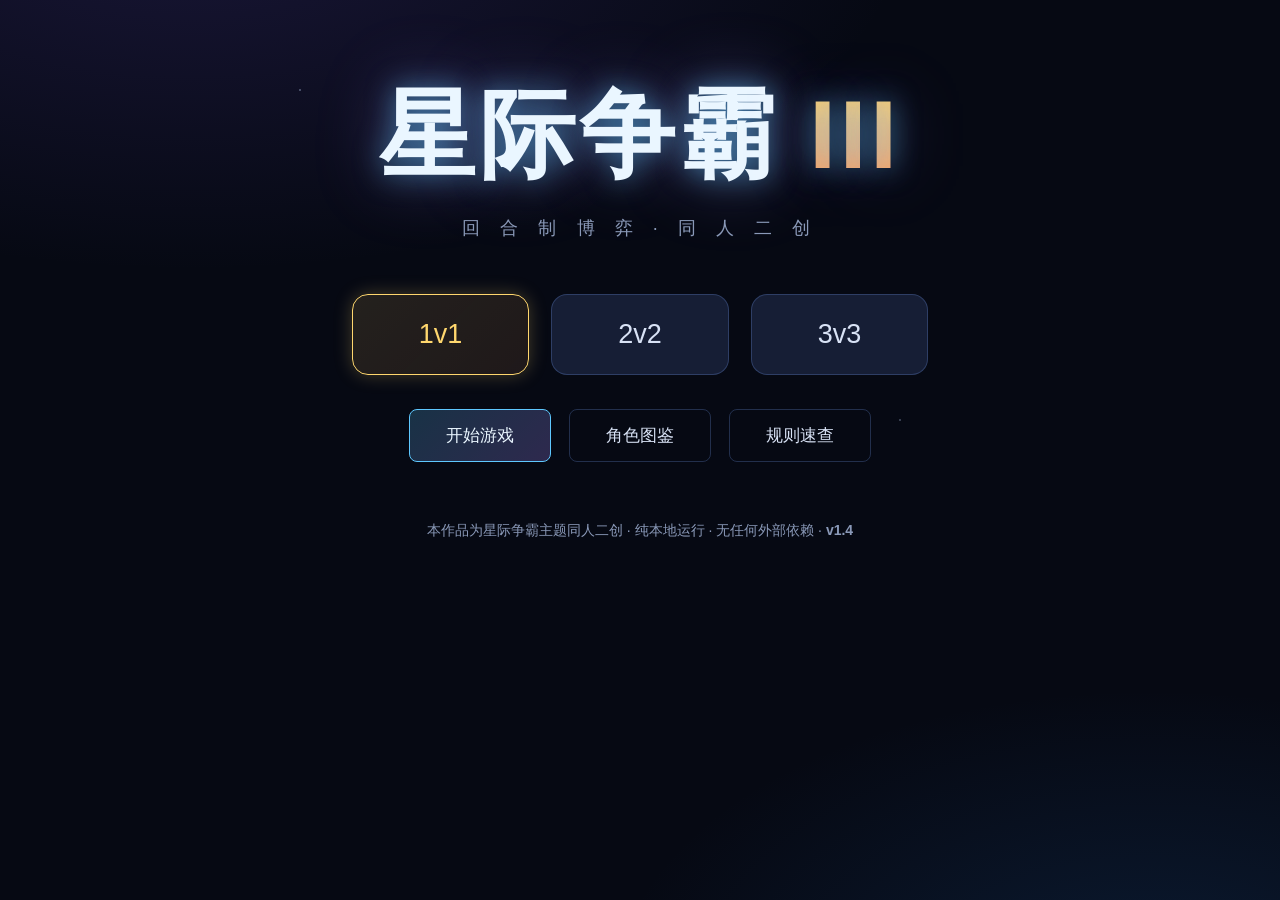
<file: projects/starcraft3/sc3.html>
<!DOCTYPE html>
<html lang="zh-CN">
<head>
<meta charset="UTF-8">
<meta name="viewport" content="width=device-width, initial-scale=1.0">
<title>星际争霸 III · 回合制博弈（同人二创）</title>
<style>
/* ================= 基础与主题 ================= */
:root {
  --bg-deep: #060913;
  --bg-panel: rgba(18, 26, 48, 0.85);
  --bg-panel-2: rgba(28, 38, 66, 0.75);
  --line: rgba(108, 148, 224, 0.28);
  --text: #d8e2f5;
  --text-dim: #8a99b8;
  --accent: #5ec8ff;       /* 水晶蓝 */
  --accent-2: #a78bff;     /* 星灵紫 */
  --gold: #ffd76e;         /* 水晶金 */
  --red: #ff6b7a;
  --green: #6ee7a0;
}
* { box-sizing: border-box; margin: 0; padding: 0; }
html, body { height: 100%; }
body {
  font-family: "Microsoft YaHei", "PingFang SC", "Segoe UI", sans-serif;
  background:
    radial-gradient(1200px 600px at 15% -10%, rgba(80, 60, 160, 0.25), transparent 60%),
    radial-gradient(900px 500px at 90% 110%, rgba(30, 90, 160, 0.22), transparent 60%),
    var(--bg-deep);
  color: var(--text);
  min-height: 100vh;
  overflow-x: auto;
}
#app { max-width: 1400px; margin: 0 auto; padding: 18px 26px 40px; min-width: 1024px; }

/* 星点背景 */
body::before {
  content: ""; position: fixed; inset: 0; pointer-events: none; z-index: 0;
  background-image:
    radial-gradient(1px 1px at 40px 60px, rgba(255,255,255,.35) 50%, transparent 51%),
    radial-gradient(1px 1px at 160px 200px, rgba(255,255,255,.25) 50%, transparent 51%),
    radial-gradient(2px 2px at 300px 90px, rgba(200,220,255,.30) 50%, transparent 51%),
    radial-gradient(1px 1px at 480px 330px, rgba(255,255,255,.22) 50%, transparent 51%),
    radial-gradient(1px 1px at 700px 150px, rgba(255,255,255,.30) 50%, transparent 51%),
    radial-gradient(2px 2px at 900px 420px, rgba(200,220,255,.25) 50%, transparent 51%),
    radial-gradient(1px 1px at 1100px 250px, rgba(255,255,255,.28) 50%, transparent 51%);
}
#app { position: relative; z-index: 1; }

.screen { display: none; }
.screen.active { display: block; animation: fadein .25s ease; }
@keyframes fadein { from { opacity: 0; transform: translateY(6px); } to { opacity: 1; transform: none; } }

h1, h2, h3 { font-weight: 700; letter-spacing: .04em; }
button {
  font-family: inherit; cursor: pointer; border: 1px solid var(--line);
  background: var(--bg-panel-2); color: var(--text); border-radius: 8px;
  padding: 10px 22px; font-size: 15px; transition: all .15s ease;
}
button:hover:not(:disabled) { border-color: var(--accent); box-shadow: 0 0 12px rgba(94,200,255,.25); transform: translateY(-1px); }
button:disabled { opacity: .38; cursor: not-allowed; }
button.primary {
  background: linear-gradient(135deg, rgba(94,200,255,.22), rgba(167,139,255,.25));
  border-color: var(--accent); color: #eaf6ff; font-size: 18px; padding: 14px 48px;
}
button.ghost { background: transparent; }
button.danger { border-color: rgba(255,107,122,.5); color: var(--red); }

.panel {
  background: var(--bg-panel); border: 1px solid var(--line); border-radius: 12px;
  padding: 18px 22px; box-shadow: 0 6px 24px rgba(0,0,0,.35);
}

/* ================= 标题屏 ================= */
#screen-title { text-align: center; padding-top: 6vh; }
.game-title { font-size: 96px; color: #eaf6ff; text-shadow: 0 0 28px rgba(94,200,255,.55), 0 0 70px rgba(167,139,255,.4); }
.game-title .t3 {
  background: linear-gradient(180deg, var(--gold), #ff9d5c);
  -webkit-background-clip: text; background-clip: text; color: transparent;
}
.subtitle { color: var(--text-dim); margin: 14px 0 54px; font-size: 18px; letter-spacing: .42em; }
.mode-row { display: flex; gap: 22px; justify-content: center; margin-bottom: 34px; }
.mode-btn { font-size: 27px; padding: 24px 66px; border-radius: 16px; position: relative; }
.mode-btn.selected {
  border-color: var(--gold); color: var(--gold);
  background: linear-gradient(135deg, rgba(255,215,110,.12), rgba(255,157,92,.10));
  box-shadow: 0 0 18px rgba(255,215,110,.25);
}
.ai-options {
  display: none; margin: 0 auto 36px; width: 620px; text-align: left;
  background: var(--bg-panel); border: 1px solid var(--line); border-radius: 12px; padding: 18px 26px; font-size: 17px;
}
.ai-options.visible { display: block; }
.ai-options label { display: inline-flex; align-items: center; gap: 10px; cursor: pointer; }
.difficulty-row { display: flex; gap: 30px; margin-top: 14px; padding-left: 30px; }
.difficulty-row label { font-size: 16px; }
.title-actions { display: flex; gap: 18px; justify-content: center; margin-top: 14px; }
.title-actions button { font-size: 17px; padding: 14px 36px; }
.footnote { margin-top: 60px; color: var(--text-dim); font-size: 14px; }

/* ================= 选人屏 ================= */
#screen-select h2, #screen-copy h2, #screen-handoff h2, #screen-roster h2 { text-align: center; margin-bottom: 10px; font-size: 32px; }
.select-hint { text-align: center; color: var(--text-dim); margin-bottom: 18px; font-size: 15.5px; }
.char-grid { display: grid; grid-template-columns: repeat(5, 1fr); gap: 12px; }
.char-card {
  background: var(--bg-panel-2); border: 1px solid var(--line); border-radius: 14px;
  padding: 15px 17px; cursor: pointer; transition: all .12s ease; position: relative;
}
.char-card:hover { border-color: var(--accent); transform: translateY(-2px); }
.char-card.selected { border-color: var(--gold); box-shadow: 0 0 14px rgba(255,215,110,.3); background: rgba(60,50,20,.35); }
.char-card.disabled { opacity: .35; cursor: not-allowed; }
.char-card .cc-head { display: flex; align-items: center; gap: 7px; font-size: 18px; font-weight: 700; }
.char-card .cc-icon { font-size: 24px; }
.char-card .cc-tier { font-size: 11px; color: var(--text-dim); border: 1px solid var(--line); border-radius: 4px; padding: 1px 6px; margin-left: auto; }
.char-card .cc-stats { display: flex; gap: 13px; margin-top: 8px; font-size: 14.5px; color: var(--text-dim); }
.char-card .cc-stats b { color: var(--text); }
.select-actions { display: flex; justify-content: center; gap: 18px; margin-top: 24px; }
.select-actions button { font-size: 16px; padding: 12px 32px; }
.lineup-strip { margin-top: 16px; text-align: center; font-size: 15.5px; color: var(--text-dim); }
.lineup-strip b { color: var(--gold); }

/* ================= 交接屏 ================= */
#screen-handoff { text-align: center; padding-top: 16vh; }
.handoff-big { font-size: 30px; margin: 26px 0; color: #eaf6ff; }
.handoff-big .pname { color: var(--gold); }
.handoff-tip { color: var(--text-dim); margin-bottom: 34px; }

/* ================= 战场总览（炉石式大卡，常驻顶部） ================= */
.battlefield { display: grid; grid-template-columns: 1fr 52px 1fr; gap: 12px; align-items: stretch; margin-bottom: 14px; }
.bf-side { display: flex; flex-direction: column; gap: 8px; min-width: 0; }
.bf-label { font-size: 14px; letter-spacing: .3em; color: var(--gold); text-align: center; border-bottom: 1px dashed var(--line); padding-bottom: 4px; }
.bf-vs { display: flex; align-items: center; justify-content: center; font-size: 28px; font-weight: 900; color: var(--gold); text-shadow: 0 0 20px rgba(255,215,110,.55); }
.bf-cards { display: flex; gap: 10px; }
.bcard {
  flex: 1 1 0; min-width: 138px; border-radius: 14px; padding: 10px 12px 11px; position: relative;
  background: linear-gradient(180deg, rgba(32,45,80,.95), rgba(19,27,50,.95));
  border: 1px solid var(--line); box-shadow: 0 5px 18px rgba(0,0,0,.45);
}
.bcard.dead { opacity: .38; filter: grayscale(.9); }
.bc-head { display: flex; align-items: center; gap: 7px; font-size: 15px; font-weight: 800; }
.bc-icon { font-size: 21px; }
.bc-form { font-size: 11px; color: var(--accent-2); margin-left: auto; white-space: nowrap; }
.bc-hpbar { height: 10px; border-radius: 5px; background: rgba(0,0,0,.55); margin: 8px 0; overflow: hidden; }
.bc-hpbar .hp-fill { background: linear-gradient(90deg, #2ecc71, #6ee7a0); height: 100%; transition: width .3s; }
.bc-stats { display: flex; gap: 6px; }
.bstat {
  flex: 1; text-align: center; font-size: 17px; font-weight: 800; border-radius: 9px; padding: 5px 2px;
  background: rgba(0,0,0,.38); border: 1px solid rgba(255,255,255,.09);
}
.bstat small { font-size: 11px; font-weight: 400; color: var(--text-dim); }
.bstat.atk { color: #ffab7e; border-color: rgba(255,157,107,.4); }
.bstat.hp  { color: #7ef0ae; border-color: rgba(126,240,174,.32); }
.bstat.inc { color: var(--gold); border-color: rgba(255,215,110,.38); }
.bc-econ { display: flex; justify-content: space-between; margin-top: 7px; font-size: 12.5px; color: var(--text-dim); }
.bc-econ b { color: var(--text); font-size: 14px; }
.bc-marks { margin-top: 5px; min-height: 18px; display: flex; gap: 4px; flex-wrap: wrap; }
.bc-deadtag { position: absolute; inset: 0; display: flex; align-items: center; justify-content: center; font-size: 24px; font-weight: 900; letter-spacing: .25em; color: var(--red); text-shadow: 0 0 14px rgba(255,107,122,.75); }
.mark { font-size: 11px; border: 1px solid var(--line); border-radius: 5px; padding: 1px 5px; color: var(--accent); background: rgba(94,200,255,.08); }
.mark.bad { color: var(--red); border-color: rgba(255,107,122,.4); background: rgba(255,107,122,.08); }
.mark.gold { color: var(--gold); border-color: rgba(255,215,110,.4); }

/* ================= 规划屏 ================= */
.plan-topbar {
  display: flex; align-items: center; gap: 22px; background: var(--bg-panel);
  border: 1px solid var(--line); border-radius: 10px; padding: 10px 18px; margin-bottom: 12px;
}
.plan-topbar .pt-title { font-size: 16px; font-weight: 700; }
.plan-topbar .pt-num { font-size: 20px; font-weight: 700; color: var(--gold); }
.plan-topbar .pt-num.small { font-size: 14px; }
.plan-topbar .warn { color: var(--red); font-size: 13px; }
.plan-body { display: grid; grid-template-columns: 340px 1fr; gap: 12px; }
.alloc-group { margin-bottom: 14px; }
.alloc-group h4 { font-size: 13px; color: var(--accent); margin-bottom: 6px; letter-spacing: .1em; }
.alloc-row { display: flex; align-items: center; gap: 10px; margin-bottom: 12px; }
.alloc-row label { width: 82px; flex: none; font-size: 14px; color: var(--text-dim); white-space: nowrap; }
.alloc-slider { flex: 1; -webkit-appearance: none; appearance: none; height: 9px; border-radius: 5px;
  background: linear-gradient(90deg, rgba(94,200,255,.55), rgba(167,139,255,.45)); outline: none; cursor: pointer; }
.alloc-slider::-webkit-slider-thumb { -webkit-appearance: none; width: 24px; height: 24px; border-radius: 50%;
  background: radial-gradient(circle at 35% 32%, #d7efff, #5ec8ff); border: 2px solid #eaf6ff;
  box-shadow: 0 0 12px rgba(94,200,255,.65); cursor: grab; }
.alloc-slider::-moz-range-thumb { width: 22px; height: 22px; border-radius: 50%; background: #5ec8ff; border: 2px solid #eaf6ff; cursor: grab; }
.alloc-row .val { min-width: 56px; text-align: center; font-size: 20px; font-weight: 800; color: var(--gold); }
.stepper { display: inline-flex; align-items: center; border: 1px solid var(--line); border-radius: 8px; overflow: hidden; }
.stepper button { border: none; border-radius: 0; padding: 5px 12px; background: rgba(94,200,255,.10); font-size: 15px; }
.stepper .sval { min-width: 44px; text-align: center; font-size: 16px; font-weight: 800; color: var(--gold); }

/* ================= 角色图鉴 / 选人详情 ================= */
.roster-grid { display: grid; grid-template-columns: 1fr 1fr; gap: 10px; }
.roster-item { border: 1px solid var(--line); border-radius: 12px; padding: 12px 16px; background: var(--bg-panel-2); }
.roster-item .ri-head { display: flex; align-items: center; gap: 8px; font-size: 16px; font-weight: 800; }
.roster-item .ri-tier { margin-left: auto; }
.roster-item .ri-stats { font-size: 13px; color: var(--text-dim); margin: 4px 0 8px; display: flex; gap: 16px; }
.roster-item .ri-stats b { color: var(--gold); }
.roster-item .ri-skills { font-size: 13px; line-height: 1.7; color: var(--text); }
.roster-item .ri-skills b { color: var(--accent-2); }
.roster-item .ri-skills .meta { color: var(--gold); font-size: 12px; }
.char-detail { margin-top: 12px; border-top: 1px dashed var(--line); padding-top: 12px; min-height: 24px; font-size: 14.5px; line-height: 1.7; }
.char-detail .cd-name { font-size: 19px; font-weight: 800; }
.char-detail .cd-stats { color: var(--text-dim); font-size: 12.5px; margin: 2px 0 8px; }
.char-detail .cd-skill b { color: var(--accent-2); }
.char-detail .cd-skill .meta { color: var(--gold); font-size: 12px; }
.cc-skills { margin-top: 7px; font-size: 13px; color: var(--accent-2); line-height: 1.45; }
select {
  font-family: inherit; background: var(--bg-panel-2); color: var(--text);
  border: 1px solid var(--line); border-radius: 8px; padding: 6px 8px; font-size: 13px; max-width: 170px;
}
.skill-list { display: flex; flex-direction: column; gap: 8px; }
.skill-item {
  display: flex; gap: 10px; align-items: flex-start; background: var(--bg-panel-2);
  border: 1px solid var(--line); border-radius: 10px; padding: 10px 12px;
}
.skill-item.on { border-color: var(--accent-2); box-shadow: 0 0 10px rgba(167,139,255,.25); }
.skill-item.off { opacity: .45; }
.skill-item .si-main { flex: 1; }
.skill-item .si-name { font-weight: 700; font-size: 15px; }
.skill-item .si-meta { font-size: 11.5px; color: var(--text-dim); margin: 2px 0 4px; }
.skill-item .si-meta .cost { color: var(--gold); }
.skill-item .si-meta .cd { color: var(--red); }
.skill-item .si-desc { font-size: 13px; color: var(--text-dim); line-height: 1.55; }
.form-choice { display: flex; gap: 8px; flex-wrap: wrap; margin-top: 6px; }
.form-choice button { padding: 6px 12px; font-size: 12px; }
.form-choice button.on { border-color: var(--gold); color: var(--gold); }
.plan-actions { display: flex; justify-content: space-between; margin-top: 16px; }
.plan-unit-tabs { display: flex; gap: 8px; margin-bottom: 10px; }
.plan-unit-tabs .tab {
  padding: 6px 14px; border-radius: 8px; border: 1px solid var(--line); font-size: 13px; cursor: pointer;
}
.plan-unit-tabs .tab.on { border-color: var(--gold); color: var(--gold); }
.plan-unit-tabs .tab.done::after { content: " ✓"; color: var(--green); }

/* ================= 结算报告屏 ================= */
.report-head { display: flex; align-items: center; justify-content: space-between; margin-bottom: 10px; }
.report-log { max-height: 56vh; overflow-y: auto; padding-right: 6px; }
.report-phase { margin: 14px 0 6px; font-size: 13px; color: var(--accent); letter-spacing: .15em; border-bottom: 1px dashed var(--line); padding-bottom: 4px; }
.ev { font-size: 14px; padding: 4px 8px; border-left: 2px solid transparent; color: var(--text); line-height: 1.6; }
.ev b { color: var(--text); }
.ev .dmg { color: var(--red); font-weight: 700; }
.ev .heal { color: var(--green); font-weight: 700; }
.ev .skillname { color: var(--accent-2); font-weight: 700; }
.ev .death { color: var(--red); font-weight: 700; text-shadow: 0 0 8px rgba(255,107,122,.4); }
.ev .gold { color: var(--gold); }
.ev-key { border-left-color: var(--gold); background: rgba(255,215,110,.05); }
.ev-dmg { border-left-color: var(--red); background: rgba(255,107,122,.06); }
.ev-death { border-left-color: var(--red); background: rgba(255,107,122,.10); }
.ev-skill { border-left-color: var(--accent-2); background: rgba(167,139,255,.07); }
.ev-gold { border-left-color: var(--gold); }
.hint-line { font-size: 12px; color: var(--text-dim); margin-top: 8px; line-height: 1.6; }
.pt-num.warn { color: var(--red); }

/* ================= 结束屏 / 帮助屏 ================= */
#screen-end { text-align: center; padding-top: 14vh; }
.end-big { font-size: 42px; margin: 24px 0; }
.help-box { line-height: 1.8; font-size: 14px; }
.help-box h3 { color: var(--gold); margin: 18px 0 8px; }
.help-box table { border-collapse: collapse; margin: 8px 0; }
.help-box td, .help-box th { border: 1px solid var(--line); padding: 5px 14px; font-size: 13px; }
.triangle-diagram { display: flex; align-items: center; justify-content: center; gap: 26px; margin: 14px 0; font-size: 15px; }
.triangle-diagram .node { border: 1px solid var(--line); border-radius: 10px; padding: 10px 18px; background: var(--bg-panel-2); }
.triangle-diagram .arrow { color: var(--gold); font-size: 20px; }
.triangle-diagram .node.win { border-color: var(--green); color: var(--green); }
.triangle-diagram .node.lose { border-color: var(--red); color: var(--red); }

/* ================= 测试页 ================= */
#test-root { font-family: Consolas, monospace; padding: 20px; }
#test-root h1 { font-size: 22px; margin-bottom: 8px; }
#test-root .summary { font-size: 15px; margin-bottom: 16px; }
#test-root .case { padding: 4px 10px; border-left: 3px solid var(--line); margin-bottom: 3px; font-size: 13px; }
#test-root .case.pass { border-color: var(--green); color: var(--green); }
#test-root .case.fail { border-color: var(--red); color: var(--red); white-space: pre-wrap; }
#test-root .case .err { color: var(--red); margin-left: 12px; }

/* AI 思考浮层 */
.ai-thinking {
  position: fixed; inset: 0; background: rgba(4, 6, 14, .78); z-index: 50;
  display: flex; flex-direction: column; align-items: center; justify-content: center; gap: 18px;
}
.ai-spinner { width: 42px; height: 42px; border-radius: 50%; border: 3px solid rgba(94,200,255,.2); border-top-color: var(--accent); animation: spin 1s linear infinite; }
@keyframes spin { to { transform: rotate(360deg); } }

/* ================= 通用弹窗 ================= */
.modal-mask { position: fixed; inset: 0; background: rgba(4,6,14,.72); z-index: 60; display: flex; align-items: center; justify-content: center; }
.modal-box { width: 480px; max-width: 90vw; background: linear-gradient(180deg, rgba(30,42,74,.98), rgba(19,27,50,.98));
  border: 1px solid var(--accent); border-radius: 14px; padding: 22px 26px; box-shadow: 0 10px 44px rgba(0,0,0,.65); }
.modal-title { font-size: 19px; font-weight: 800; color: var(--gold); margin-bottom: 12px; }
.modal-body { font-size: 15.5px; line-height: 1.9; color: var(--text); margin-bottom: 20px; }
.modal-actions { display: flex; justify-content: flex-end; gap: 12px; }
.modal-actions button { font-size: 15px; padding: 10px 24px; }

/* ================= 攻击目标（独立醒目行） ================= */
.target-select { flex: 1; width: 100%; max-width: none; font-size: 14.5px; padding: 9px 10px; }
.target-select.need { border-color: var(--gold); box-shadow: 0 0 10px rgba(255,215,110,.35); }
.target-fixed { flex: 1; font-size: 14px; color: var(--gold); background: rgba(255,215,110,.08);
  border: 1px solid rgba(255,215,110,.3); border-radius: 8px; padding: 8px 12px; }
</style>
</head>
<body>
<div id="app">

  <!-- ===== 标题/模式屏 ===== -->
  <section id="screen-title" class="screen active">
    <h1 class="game-title">星际争霸 <span class="t3">III</span></h1>
    <p class="subtitle">回 合 制 博 弈 · 同 人 二 创</p>
    <div class="mode-row" id="mode-row">
      <button class="mode-btn selected" data-mode="1v1">1v1</button>
      <button class="mode-btn" data-mode="2v2">2v2</button>
      <button class="mode-btn" data-mode="3v3">3v3</button>
    </div>
    <div class="ai-options" id="ai-options">
      <label><input type="checkbox" id="ai-enabled"> 玩家2 = AI 对手</label>
      <div class="difficulty-row">
        <label><input type="radio" name="ai-diff" value="easy"> 简单</label>
        <label><input type="radio" name="ai-diff" value="normal" checked> 普通</label>
        <label><input type="radio" name="ai-diff" value="hard"> 困难</label>
      </div>
    </div>
    <div class="title-actions">
      <button class="primary" id="btn-start">开始游戏</button>
      <button class="ghost" id="btn-roster">角色图鉴</button>
      <button class="ghost" id="btn-help">规则速查</button>
    </div>
    <p class="footnote">本作品为星际争霸主题同人二创 · 纯本地运行 · 无任何外部依赖 · <b id="ver-tag">v1.4</b></p>
  </section>

  <!-- ===== 角色选择屏 ===== -->
  <section id="screen-select" class="screen">
    <h2>角色选择</h2>
    <p class="select-hint" id="select-hint"></p>
    <div class="panel">
      <div class="char-grid" id="char-grid"></div>
      <div class="char-detail" id="char-detail"></div>
      <div class="lineup-strip" id="lineup-strip"></div>
      <div class="select-actions">
        <button class="ghost" id="btn-select-back">返回</button>
        <button class="primary" id="btn-select-confirm" disabled>确认阵容</button>
      </div>
    </div>
  </section>

  <!-- ===== 复制目标选择屏 ===== -->
  <section id="screen-copy" class="screen">
    <h2>复制目标选择</h2>
    <p class="select-hint" id="copy-hint"></p>
    <div class="panel" id="copy-panel"></div>
  </section>

  <!-- ===== 交接屏 ===== -->
  <section id="screen-handoff" class="screen">
    <h2>行动保密</h2>
    <div class="handoff-big" id="handoff-text"></div>
    <p class="handoff-tip">请确认只有当前玩家本人注视屏幕</p>
    <button class="primary" id="btn-handoff-ok">我已就位，开始规划</button>
  </section>

  <!-- ===== 规划屏 ===== -->
  <section id="screen-plan" class="screen">
    <div id="plan-battlefield"></div>
    <div class="plan-unit-tabs" id="plan-unit-tabs"></div>
    <div class="plan-topbar" id="plan-topbar"></div>
    <div class="plan-body">
      <div class="panel" id="plan-alloc"></div>
      <div class="panel" id="plan-skills"></div>
    </div>
    <div class="plan-actions">
      <button class="ghost" id="btn-plan-prev">上一个单位</button>
      <button class="primary" id="btn-plan-confirm">确认本单位规划</button>
    </div>
  </section>

  <!-- ===== 结算报告屏 ===== -->
  <section id="screen-report" class="screen">
    <div id="report-battlefield"></div>
    <div class="report-head">
      <h2 id="report-title">结算报告</h2>
      <button class="primary" id="btn-next-round">下一回合</button>
    </div>
    <div class="panel report-log" id="report-log"></div>
  </section>

  <!-- ===== 结束屏 ===== -->
  <section id="screen-end" class="screen">
    <h2>对局结束</h2>
    <div class="end-big" id="end-text"></div>
    <button class="primary" id="btn-restart">再来一局</button>
  </section>

  <!-- ===== 角色图鉴屏 ===== -->
  <section id="screen-roster" class="screen">
    <h2>角色图鉴</h2>
    <p class="select-hint">⚔ 低阶（L）与高阶（H）数值差距较大，建议<b style="color:var(--gold)">同阶对战</b>；双方之间可以镜像同角色</p>
    <div class="panel"><div class="roster-grid" id="roster-grid"></div></div>
    <div style="text-align:center;margin-top:16px"><button class="primary" id="btn-roster-back">返回</button></div>
  </section>

  <!-- ===== 帮助屏 ===== -->
  <section id="screen-help" class="screen">
    <div class="panel help-box" id="help-content"></div>
    <div style="text-align:center;margin-top:16px"><button class="primary" id="btn-help-back">返回</button></div>
  </section>

  <!-- ===== AI 思考浮层（纯视觉延迟，可跳过） ===== -->
  <div id="ai-thinking" class="ai-thinking" style="display:none">
    <div class="ai-spinner"></div>
    <div style="font-size:18px;letter-spacing:.2em">AI 思考中…</div>
    <button id="btn-ai-skip" class="ghost">跳过等待 ▶</button>
  </div>

  <!-- ===== 通用确认弹窗 ===== -->
  <div id="modal-mask" class="modal-mask" style="display:none">
    <div class="modal-box">
      <div class="modal-title" id="modal-title"></div>
      <div class="modal-body" id="modal-body"></div>
      <div class="modal-actions" id="modal-actions"></div>
    </div>
  </div>

</div>

<!-- ============================================================
     DATA 层：角色 / 技能 / 形态 数据表（规格 §6 的机器可读版本）
     禁止访问 document/window
============================================================ -->
<script data-layer="DATA">
'use strict';

const SKILLS = {
  trinity:     { name: '三态',       cost: 0,  cooldown: 2, type: 'form',    target: 'self',  desc: '切换至三形态之一，持续到下次切换：①攻形态：攻点×2　②防形态：防点×4　③存形态：存入×2' },
  execute:     { name: '处决',       cost: 8,  cooldown: 0, type: 'active', target: 'enemy', desc: '目标失去其最大生命的 50%（四舍五入），不吃防御/盾' },
  aggAtk:      { name: '聚合攻击',   cost: 0,  cooldown: 0, type: 'passive', target: 'none', desc: '常驻姿态：激活后本角色的攻击改为对全部存活敌方各结算一次全额伤害（与聚合防御互斥，可随时切换，持续到再次切换）' },
  aggDef:      { name: '聚合防御',   cost: 0,  cooldown: 0, type: 'passive', target: 'none', desc: '常驻姿态：激活后本角色宣告防点 X 时，每个存活队友获得 floor(X/2) 防御点（自己不获得；与聚合攻击互斥，可随时切换）' },
  insight:     { name: '识破',       cost: 0,  cooldown: 0, type: 'active', target: 'enemy', declareAB: true, desc: '宣告 (A,B,目标)：结算时若己方 A 分配 > 目标 B 分配 → 目标本回合 B 分配归零' },
  berserk:     { name: '狂暴',       cost: 0,  cooldown: 0, type: 'passive', target: 'none', desc: '不受任何其他单位技能影响（敌我技能均无效，含增益）' },
  endless:     { name: '生生不息',   cost: 0,  cooldown: 0, type: 'passive', target: 'none', desc: '回合开始额外获得 floor(上回合存入量/4) 点' },
  production:  { name: '生产',       cost: 0,  cooldown: 0, type: 'passive', target: 'none', desc: '存入效果 ×2（宣告存 X 实际存 2X）' },
  confusion:   { name: '迷乱',       cost: 0,  cooldown: 0, type: 'passive', target: 'none', desc: '存活于场上时，所有攻击事件的目标集变为全场所有存活单位（含攻击者自己与队友）' },
  counter:     { name: '反制',       cost: 0,  cooldown: 0, type: 'passive', target: 'none', desc: '作为受击目标时，若本回合宣告攻点 > 该条攻击攻点 → 该攻击攻点视为 0' },
  lightblade:  { name: '星灵光刃',   cost: 0,  cooldown: 0, type: 'passive', target: 'none', desc: '泽拉图攻击时，若其攻点 > 受击者宣告防点 → 受击者防点对本攻击无效' },
  dodge:       { name: '闪避',       cost: 4,  cooldown: 1, type: 'active', target: 'self',  desc: '本回合免疫所有攻击伤害' },
  breakthrough:{ name: '势如破竹',   cost: 0,  cooldown: 0, type: 'passive', target: 'none', desc: '常驻被动：每回合自动瓦解敌方收入最高且未被瓦解的单位，其收入永久 −2（狂暴单位免疫；同一目标整场仅一次）' },
  pierce:      { name: '穿甲弹',     cost: 4,  cooldown: 1, type: 'active', target: 'enemy', desc: '指定一名敌方单位，本回合其防御无效' },
  corrode:     { name: '腐蚀飞弹',   cost: 3,  cooldown: 1, type: 'active', target: 'enemy', stackable: true, desc: '目标本回合攻/防/存分配各减半；同回合可买多层（3点/层）' },
  blaze:       { name: '烈焰飞弹',   cost: 3,  cooldown: 1, type: 'active', target: 'enemy', stackable: true, desc: '目标本回合受到的伤害 ×2/层；同回合可买多层（3点/层）' },
  emp:         { name: 'EMP弹',      cost: 4,  cooldown: 2, type: 'active', target: 'enemy', desc: '目标本回合攻/防/存分配全部无效（点数照扣不退还）' },
  shieldField: { name: '电磁场',     cost: 4,  cooldown: 2, type: 'active', target: 'self',  desc: '自己获得 20 点盾（回合末清除剩余）' },
  plasma:      { name: '电浆束',     cost: 4,  cooldown: 2, type: 'active', target: 'self',  desc: '自己本回合攻击力 +3' },
  ult:         { name: '致命突袭',   cost: 6,  cooldown: 0, type: 'active', target: 'enemy', desc: '宣告目标；回合结束结算：若凯瑞甘存活且本回合未受任何伤害 → 目标失去 24 HP（不吃防御/盾）' },
  regen:       { name: '再生',       cost: 0,  cooldown: 0, type: 'passive', target: 'none', desc: '回合开始 +4 HP（不超过当前形态上限）' },
  evolve:      { name: '进化',       cost: 6,  cooldown: 0, type: 'active', target: 'self',  desc: '回合结束进入形态二，血量重置为新形态上限' },
  superEvolve: { name: '超进化',     cost: 12, cooldown: 0, type: 'active', target: 'self',  desc: '回合结束进入形态三，血量重置为新形态上限' },
  devolve:     { name: '退化',       cost: 0,  cooldown: 0, type: 'active', target: 'self',  desc: '回合结束回形态一：上限 20、血量截断至 ≤20，返还进化费用入下回合池（形态二返 6 / 形态三返 12）' },
  paraRay:     { name: '麻痹光线',   cost: 3,  cooldown: 1, type: 'active', target: 'enemy', desc: '目标本回合攻击力 −2（最低 0）' },
  chain:       { name: '连锁电击',   cost: 0,  cooldown: 0, type: 'passive', target: 'none', desc: '奥丁攻击时，目标集之外其他所有存活敌方额外受 floor(主目标实际伤害/2) 溅射（不吃防御）' },
  bindRay:     { name: '束缚光线',   cost: 3,  cooldown: 1, type: 'active', target: 'enemy', desc: '目标本回合宣告的主动技能全部失效（费用照扣不退还；被动免疫）' },
  sticky:      { name: '黏滞',       cost: 3,  cooldown: 1, type: 'active', target: 'enemy', desc: '同腐蚀飞弹单层（不可同回合叠加）' },
  soul:        { name: '噬灵',       cost: 0,  cooldown: 0, type: 'passive', target: 'none', desc: '场上存活噬灵来源时：对任一目标造成攻击伤害的单位获得噬灵层；带层单位每回合开始每层付 2 点，付不起则失去 round(最大生命×25%)；层数永不消失' },
  degenerate:  { name: '堕落',       cost: 0,  cooldown: 0, type: 'passive', target: 'none', desc: '回合开始 −10 HP；HP ≤ 40 → 形态二属性，HP ≤ 20 → 形态三属性（血量数值不变）' },
  unbroken:    { name: '不屈',       cost: 0,  cooldown: 0, type: 'passive', target: 'none', desc: '每场限一次：死亡时改为存活、HP=60、回形态一' },
  copy:        { name: '复制',       cost: 0,  cooldown: 0, type: 'special', target: 'none', desc: '战斗开始前公开选择场上任意一名单位（复制者除外），复制其当前形态的攻/上限/收入与全部技能；初始 HP = 目标当前上限' },
  selfdestruct:{ name: '自爆',       cost: 0,  cooldown: 0, type: 'active', target: 'self',  desc: '本回合攻点 ×2 用于伤害计算；主目标结算后复制者受到等量伤害（无视防御与盾）' },
};

/* 形态定义：formKey 决定语义，form 为具体形态 id */
const FORM_DEFS = {
  trinity: {
    initial: null,
    labels: { 'atk': '攻形态', 'def': '防形态', 'sav': '存形态' },
    choices: [
      { id: 'atk', label: '①攻形态（攻点×2）' },
      { id: 'def', label: '②防形态（防点×4）' },
      { id: 'sav', label: '③存形态（存入×2）' },
    ],
  },
  alarak: {
    initial: 'ad',
    labels: { 'ad': '攻防一体', 'ds': '防存一体', 'as': '攻存一体' },
    choices: [
      { id: 'ad', label: '①攻防一体（攻⇄防联动）' },
      { id: 'ds', label: '②防存一体（防⇄存联动）' },
      { id: 'as', label: '③攻存一体（攻⇄存联动）' },
    ],
  },
  dehaka: {
    initial: 'f1',
    labels: { 'f1': '形态一', 'f2': '形态二', 'f3': '形态三' },
    stats: { 'f1': { atk: 3, hp: 20, income: 6 }, 'f2': { atk: 3, hp: 30, income: 8 }, 'f3': { atk: 5, hp: 40, income: 10 } },
  },
  amon: {
    initial: 'f1',
    labels: { 'f1': '形态一', 'f2': '形态二', 'f3': '形态三' },
    stats: { 'f1': { atk: 1, hp: 60, income: 6 }, 'f2': { atk: 2, hp: 40, income: 8 }, 'f3': { atk: 3, hp: 20, income: 10 } },
    thresholds: [{ hp: 40, form: 'f2' }, { hp: 20, form: 'f3' }],
  },
};

const CHARACTERS = {
  L1:  { id: 'L1',  tier: '低阶', name: '三位一体',       icon: '🔱', atk: 6, hp: 30, income: 2,  skills: ['trinity'], formKey: 'trinity' },
  L2:  { id: 'L2',  tier: '低阶', name: '萨尔纳加圣堂武士', icon: '⚔️', atk: 3, hp: 30, income: 6,  skills: ['execute'] },
  L3:  { id: 'L3',  tier: '低阶', name: '塔萨达尔',       icon: '🌟', atk: 2, hp: 16, income: 10, skills: ['aggAtk', 'aggDef'] },
  L4:  { id: 'L4',  tier: '低阶', name: '卡尔达里斯',     icon: '🔮', atk: 2, hp: 24, income: 8,  skills: ['insight'] },
  L5:  { id: 'L5',  tier: '低阶', name: '断牙',           icon: '🦷', atk: 3, hp: 32, income: 8,  skills: ['berserk'] },
  L6:  { id: 'L6',  tier: '低阶', name: '刺蛇',           icon: '🐍', atk: 1, hp: 16, income: 12, skills: ['endless'] },
  L7:  { id: 'L7',  tier: '低阶', name: '阿拉纳克',       icon: '😤', atk: 2, hp: 16, income: 6,  skills: [], formKey: 'alarak' },
  L8:  { id: 'L8',  tier: '低阶', name: 'SCV',            icon: '🔧', atk: 3, hp: 24, income: 4,  skills: ['production'] },
  L9:  { id: 'L9',  tier: '低阶', name: '战争使者',       icon: '💀', atk: 3, hp: 24, income: 10, skills: ['confusion'] },
  L10: { id: 'L10', tier: '低阶', name: '萨尔纳加伏击者', icon: '🥷', atk: 3, hp: 28, income: 6,  skills: ['counter'] },
  H1:  { id: 'H1',  tier: '高阶', name: '泽拉图',         icon: '🕶️', atk: 3, hp: 24, income: 8,  skills: ['lightblade', 'dodge'] },
  H2:  { id: 'H2',  tier: '高阶', name: '雷诺',           icon: '🤠', atk: 3, hp: 28, income: 8,  skills: ['breakthrough', 'pierce'] },
  H3:  { id: 'H3',  tier: '高阶', name: '斯托科夫',       icon: '🧟', atk: 2, hp: 20, income: 8,  skills: ['corrode', 'blaze'] },
  H4:  { id: 'H4',  tier: '高阶', name: '幽灵',           icon: '🔫', atk: 1, hp: 12, income: 8,  skills: ['emp', 'shieldField', 'plasma'] },
  H5:  { id: 'H5',  tier: '高阶', name: '凯瑞甘',         icon: '👑', atk: 2, hp: 28, income: 8,  skills: ['ult', 'regen'] },
  H6:  { id: 'H6',  tier: '高阶', name: '德哈卡',         icon: '🦖', atk: 3, hp: 20, income: 6,  skills: ['evolve', 'superEvolve', 'devolve'], formKey: 'dehaka' },
  H7:  { id: 'H7',  tier: '高阶', name: '奥丁',           icon: '🤖', atk: 3, hp: 20, income: 8,  skills: ['paraRay', 'chain', 'bindRay'] },
  H8:  { id: 'H8',  tier: '高阶', name: '阿巴瑟',         icon: '🧬', atk: 1, hp: 60, income: 8,  skills: ['sticky', 'soul'] },
  H9:  { id: 'H9',  tier: '高阶', name: '埃蒙',           icon: '👁️', atk: 1, hp: 60, income: 6,  skills: ['degenerate', 'unbroken'], formKey: 'amon' },
  H10: { id: 'H10', tier: '高阶', name: '萨尔纳加复制者', icon: '🪞', atk: 0, hp: 0, income: 0,  skills: ['copy', 'selfdestruct'], replicator: true },
};

const MODE_UNIT_COUNT = { '1v1': 1, '2v2': 2, '3v3': 3 };
</script>

<!-- ============================================================
     ENGINE 层：纯函数结算引擎（禁止触碰 DOM/document/window）
     API：createGame / beginRound / resolveRound / playRound / validatePlan
============================================================ -->
<script data-layer="ENGINE">
'use strict';

const MAX_ROUNDS = 100; // 回合上限：到顶判平局（防无限对拖延）

/* ---------- 工具 ---------- */
function cloneState(state, liteHistory = false) {
  return {
    mode: state.mode,
    round: state.round,
    winner: state.winner,
    maxRounds: state.maxRounds,
    aiPlayer: state.aiPlayer || null,
    teams: {
      A: state.teams.A.map(cloneUnit),
      B: state.teams.B.map(cloneUnit),
    },
    history: liteHistory ? [] : state.history.map(h => ({
      round: h.round,
      actions: Object.fromEntries(Object.entries(h.actions).map(([uid, a]) => [uid, {
        attack: a.attack ? { ...a.attack } : null,
        defend: a.defend, save: a.save,
        skills: (a.skills || []).map(s => ({ ...s })),
      }])),
    })),
  };
}

function cloneUnit(u) {
  return {
    uid: u.uid, charId: u.charId, copiedFrom: u.copiedFrom || null,
    name: u.name, icon: u.icon, team: u.team, slot: u.slot,
    hp: u.hp, maxHp: u.maxHp, atk: u.atk, income: u.income,
    available: u.available, bank: u.bank,
    cooldowns: { ...u.cooldowns },
    form: u.form, formKey: u.formKey || null,
    skills: u.skills.slice(),
    soulMarks: u.soulMarks,
    lastSave: u.lastSave,
    unbrokenUsed: !!u.unbrokenUsed,
    brokenDone: !!u.brokenDone,   // 已被势如破竹作用过
    stance: u.stance || null,     // 聚合姿态（常驻）
    alive: u.alive,
    roundFlags: cloneFlags(u.roundFlags),
  };
}

function cloneFlags(f) {
  return {
    bound: false, empd: false, corrodeLayers: 0, blazeLayers: 0,
    atkMod: 0, shield: 0, dodging: false, pierced: false,
    aggAtk: false, aggDef: false,
    insight: null,            // { a, b, targetUid }
    damageTaken: 0,
    soulGainMark: false,
    defPool: 0,               // 本回合防御池（S2 消耗用）
    grantedDef: 0,            // 聚合防御等外部赠予防御
    selfdestruct: false,
  };
}

function allUnits(state) { return [...state.teams.A, ...state.teams.B]; }
function aliveUnits(state) { return allUnits(state).filter(u => u.alive); }
function enemiesOf(state, unit) {
  return state.teams[unit.team === 'A' ? 'B' : 'A'];
}
function unitByUid(state, uid) {
  for (const u of allUnits(state)) if (u.uid === uid) return u;
  return null;
}
function hasSkill(unit, skillId) { return unit.skills.includes(skillId); }

/* 单位是否免疫其他单位技能（断牙狂暴 / 复制了断牙者） */
function isSkillImmune(victim, srcUnit) {
  if (!srcUnit || srcUnit.uid === victim.uid) return false; // 自己的技能对自己有效
  return hasSkill(victim, 'berserk');
}

/* ---------- 创建对局 ---------- */
function makeUnit(charId, team, slot) {
  const c = CHARACTERS[charId];
  if (!c) throw new Error('未知角色: ' + charId);
  const formKey = c.formKey || null;
  const initialForm = formKey ? FORM_DEFS[formKey].initial : null;
  const formStats = formKey && FORM_DEFS[formKey].stats && initialForm
    ? FORM_DEFS[formKey].stats[initialForm] : null;
  return {
    uid: team + slot,
    charId, copiedFrom: null,
    name: c.name, icon: c.icon, team, slot,
    hp: formStats ? formStats.hp : c.hp,
    maxHp: formStats ? formStats.hp : c.hp,
    atk: formStats ? formStats.atk : c.atk,
    income: formStats ? formStats.income : c.income,
    available: 0, bank: 0,
    cooldowns: {},
    form: initialForm, formKey,
    skills: c.skills.slice(),
    soulMarks: 0, lastSave: 0,
    unbrokenUsed: false, brokenDone: false,
    stance: null, // 聚合姿态（常驻，跨回合持久）：'aggAtk' | 'aggDef' | null
    alive: true,
    roundFlags: cloneFlags(null),
  };
}

/**
 * createGame(mode, teamACharIds, teamBCharIds, opts?)
 * opts.replicas: [{ unit: 'A0', target: 'B0' }] —— 复制者开局复制（战斗开始前公开选择）
 */
function createGame(mode, teamACharIds, teamBCharIds, opts = {}) {
  const n = MODE_UNIT_COUNT[mode];
  if (!n) throw new Error('未知模式: ' + mode);
  if (!Array.isArray(teamACharIds) || teamACharIds.length !== n) throw new Error('A 队角色数量错误');
  if (!Array.isArray(teamBCharIds) || teamBCharIds.length !== n) throw new Error('B 队角色数量错误');
  if (new Set(teamACharIds).size !== n) throw new Error('同队不可选择重复角色（A 队）');
  if (new Set(teamBCharIds).size !== n) throw new Error('同队不可选择重复角色（B 队）');

  const state = {
    mode, round: 0, winner: null, maxRounds: MAX_ROUNDS,
    aiPlayer: opts.aiPlayer || null,
    teams: {
      A: teamACharIds.map((id, i) => makeUnit(id, 'A', i)),
      B: teamBCharIds.map((id, i) => makeUnit(id, 'B', i)),
    },
    history: [],
  };

  // 复制者开局复制
  const replicas = opts.replicas || [];
  const replicators = allUnits(state).filter(u => u.charId === 'H10');
  for (const rep of replicators) {
    const choice = replicas.find(r => r.unit === rep.uid);
    if (!choice) throw new Error('复制者 ' + rep.uid + ' 缺少复制目标');
    const target = unitByUid(state, choice.target);
    if (!target) throw new Error('复制目标不存在: ' + choice.target);
    if (target.charId === 'H10') throw new Error('复制者不能复制复制者');
    applyReplica(rep, target);
  }
  return state;
}

/* 复制：当前形态属性 + 全部技能（不含复制）+ 保留自爆 */
function applyReplica(rep, target) {
  rep.copiedFrom = target.charId;
  rep.name = '复制·' + target.name;
  rep.atk = target.atk;
  rep.maxHp = target.maxHp;
  rep.hp = target.maxHp;           // 初始 HP = 目标当前上限
  rep.income = target.income;
  rep.form = target.form;
  rep.formKey = target.formKey;
  rep.skills = target.skills.filter(s => s !== 'copy').concat(['selfdestruct']);
}

/* ---------- 规划校验（完整版；只校验实际提交的单位条目） ---------- */
function validatePlan(state, playerId, plan) {
  const errors = [];
  const own = state.teams[playerId] || [];
  const planned = new Set(Object.keys(plan));

  for (const unit of own) {
    if (!unit.alive) {
      if (planned.has(unit.uid)) errors.push(`死亡单位 ${unit.name} 不可规划`);
      continue;
    }
    // 未提交条目的存活单位不在本次校验范围（空计划合法，由调用方保证全员提交）
    const p = plan[unit.uid];
    if (!p || typeof p !== 'object') continue;
    let spent = 0;

    // 攻击（points ≤ 0 视为未宣告）
    if (p.attack && p.attack.points > 0) {
      const t = unitByUid(state, p.attack.targetUid);
      if (!t || !t.alive || t.team === unit.team) errors.push(`${unit.name}: 攻击目标非法`);
      spent += p.attack.points;
    }
    // 防御 / 存入
    spent += p.defend || 0;
    spent += p.save || 0;

    // 阿拉纳克形态每回合必选（⚑R17）
    if (unit.formKey === 'alarak' && !['ad', 'ds', 'as'].includes(p.formChoice)) {
      errors.push(`${unit.name}: 阿拉纳克必须选择本回合形态`);
    }

    // 技能
    const skills = p.skills || [];
    for (const sk of skills) {
      const def = SKILLS[sk.id];
      if (!def) { errors.push(`${unit.name}: 未知技能 ${sk.id}`); continue; }
      if (!unit.skills.includes(sk.id)) { errors.push(`${unit.name} 不具备技能 ${def.name}`); continue; }
      if (def.type === 'passive' || def.type === 'special') { errors.push(`${def.name} 为被动/特殊技能，无需宣告`); continue; }
      if ((unit.cooldowns[sk.id] || 0) > 0) { errors.push(`${def.name} 冷却中（剩 ${unit.cooldowns[sk.id]} 回合）`); continue; }
      const count = sk.count || 1;
      if (count < 1) errors.push(`${def.name} 层数非法`);
      if (sk.id === 'sticky' && count > 1) errors.push(`${def.name} 不可同回合叠加`);
      if (sk.id === 'trinity' && !['atk', 'def', 'sav'].includes(sk.form || '')) errors.push(`${unit.name}: 三态需选择形态`);
      if (sk.id === 'insight' && (!['atk', 'def', 'save'].includes(sk.a) || !['atk', 'def', 'save'].includes(sk.b))) {
        errors.push(`${unit.name}: 识破需宣告 (A,B) 类型`);
      }
      spent += def.cost * count;
      if (def.target === 'enemy') {
        const t = sk.targetUid ? unitByUid(state, sk.targetUid) : null;
        if (!t || !t.alive || t.team === unit.team) { errors.push(`${def.name} 目标非法`); continue; }
      }
    }

    // 聚合姿态（常驻，跨回合持久）：仅聚合系角色可设置
    if (p.aggStance !== undefined && p.aggStance !== null) {
      if (!['aggAtk', 'aggDef'].includes(p.aggStance)) errors.push(`${unit.name}: 非法聚合姿态`);
      else if (!unit.skills.includes('aggAtk') && !unit.skills.includes('aggDef')) errors.push(`${unit.name}: 不具备聚合技能，无法设置姿态`);
    }

    if (spent > unit.available) {
      errors.push(`${unit.name}: 总支出 ${spent} 超过可用 ${unit.available}`);
    }
    if ((p.defend || 0) < 0 || (p.save || 0) < 0 || (p.attack && p.attack.points < 0)) {
      errors.push(`${unit.name}: 分配不可为负`);
    }
  }
  return { ok: errors.length === 0, errors };
}

/* ---------- 回合时间线（严格按规格 §4：R1 → S1 → S2 → S3 → S4 → S5） ---------- */

function emptyPlan(uid) {
  return { unitUid: uid, formChoice: undefined, attack: null, defend: 0, save: 0, skills: [] };
}

/* plans 允许 { uid: plan } 或 Plan 数组，统一为 { uid: plan } */
function normalizePlans(plans) {
  const out = {};
  if (!plans) return out;
  if (Array.isArray(plans)) {
    for (const p of plans) if (p && p.unitUid) out[p.unitUid] = { ...emptyPlan(p.unitUid), ...p };
  } else {
    for (const uid of Object.keys(plans)) {
      const p = plans[uid];
      if (p && typeof p === 'object') out[uid] = { ...emptyPlan(uid), ...p, unitUid: uid };
    }
  }
  return out;
}

/* ⚑R4 全局结算顺序：队伍 A→B、槽位升序 */
function orderedUnits(s) { return [...s.teams.A, ...s.teams.B]; }
function teamSlotKey(uid) { return (uid[0] === 'A' ? 0 : 10) + Number(uid.slice(1)); }

function ev(phase, type, src, dst, text, values, hl) {
  return { phase, type, src: src || null, dst: dst || null, text, values: values || {}, hl: hl || null };
}
function unitLabel(u) { return `${u.icon}${u.name}（${u.team}${u.slot}）`; }

/* ---------- R1 回合开始阶段 ---------- */
function beginRound(state, opts = {}) {
  const s = cloneState(state);
  const events = [];
  const silent = !!opts.silent;
  s.round += 1;

  // R1.1 所有单位冷却 −1，减到 0 的技能恢复可用
  for (const u of allUnits(s)) {
    for (const k of Object.keys(u.cooldowns)) {
      if (u.cooldowns[k] > 0) u.cooldowns[k] -= 1;
    }
  }

  // R1.2 收入：available += income；存入余额并入后清零
  for (const u of orderedUnits(s)) {
    if (!u.alive) continue;
    const inc = u.income, carry = u.bank;
    u.available += inc + carry;
    u.bank = 0;
    if (!silent) events.push(ev('R1', 'income', null, u.uid,
      `${unitLabel(u)} 获得收入 ${inc}${carry ? `，存入结转 ${carry}` : ''} → 可用 ${u.available}`,
      { income: inc, carry, available: u.available }, 'gold'));
  }

  // R1.3 被动触发（固定顺序：再生 → 生生不息 → 堕落 → 噬灵结算；M2 实装）
  runR1Passives(s, events, opts);

  return { state: s, events };
}

/* ---------- R3 结算阶段 ---------- */
function resolveRound(state, plans, opts = {}) {
  const s = cloneState(state);
  const events = [];
  const silent = !!opts.silent;
  const P = normalizePlans(plans);
  const starters = orderedUnits(s).filter(u => u.alive);

  // 各单位本回合分配上下文（S1 层会修正有效值；roundFlags 重建）
  const eff = {}; // uid -> { atk, def, save, power, skillCost, declared, saveMult, saveGift, refund, effSave, plan }
  for (const u of starters) {
    const p = P[u.uid] || emptyPlan(u.uid);
    const rawAtk = p.attack && p.attack.points > 0 ? p.attack.points : 0;
    const rawDef = p.defend || 0;
    const rawSave = p.save || 0;
    const skillCost = (p.skills || []).reduce((a, sk) => {
      const d = SKILLS[sk.id];
      return a + (d && d.cost ? d.cost * (sk.count || 1) : 0);
    }, 0);
    eff[u.uid] = {
      atk: rawAtk, def: rawDef, save: rawSave,
      power: u.atk,
      skillCost, declared: rawAtk + rawDef + rawSave + skillCost,
      saveMult: 1, saveGift: 0, refund: 0, effSave: 0,
      plan: p,
    };
    u.roundFlags = cloneFlags(null);
  }

  // ---- S1 技能控制与修正层（战斗前生效；M2 实装各技能） ----
  runS1(s, P, eff, events, opts);

  // ---- S2 战斗层 ----
  // S2 前置：防御池 = 有效防御 + 获赠防御；有效存入 = 存入 × 形态/被动倍率 + 联动赠予（S2 时计入，见 S5.4）
  for (const u of starters) {
    const e = eff[u.uid];
    u.roundFlags.defPool = e.def + u.roundFlags.grantedDef;
    e.effSave = e.save * e.saveMult * (hasSkill(u, 'production') ? 2 : 1) + e.saveGift;
  }

  // 2.1 生成攻击事件列表
  const attacks = [];
  for (const u of starters) {
    const e = eff[u.uid];
    const targetUid = e.plan.attack && e.atk > 0 ? e.plan.attack.targetUid : null;
    if (targetUid) attacks.push({ srcUid: u.uid, targetUid, points: e.atk, power: e.power });
  }
  // ⚑R1：攻点从大到小，相同按 (队伍, 槽位) 升序
  attacks.sort((a, b) => b.points - a.points || teamSlotKey(a.srcUid) - teamSlotKey(b.srcUid));

  // 2.2 逐条结算（同时性 ⚑R2：死亡只在 S4 判定，结算途中 HP 可为负、宣告照常结算）
  for (const atk of attacks) {
    const src = unitByUid(s, atk.srcUid);
    const victims = computeTargetSet(s, atk);
    const declaredTarget = unitByUid(s, atk.targetUid);
    let mainDmg = 0, anyEnemyDmg = false;
    for (const v of victims) {
      if (v.roundFlags.dodging) {
        if (!silent) events.push(ev('S2', 'dodge', atk.srcUid, v.uid,
          `${unitLabel(v)} 处于闪避状态，免疫该攻击`, {}, 'skill'));
        if (v === declaredTarget) mainDmg = 0;
        continue;
      }
      let pts = atk.points;
      let countered = false;
      // 萨尔纳加伏击者反制（⚑R8）：仅声明目标判定（实现裁定）
      if (v === declaredTarget && hasSkill(v, 'counter') && eff[v.uid].atk > pts) {
        pts = 0;
        countered = true;
      }
      // 星灵光刃：泽拉图攻点 > 受击者有效防点 → 该受击者防点对本攻击无效
      let defIgnored = false;
      if (src && hasSkill(src, 'lightblade') && pts > eff[v.uid].def) defIgnored = true;
      // 穿甲弹标记
      if (v.roundFlags.pierced) defIgnored = true;
      const actualDef = defIgnored ? 0 : Math.min(v.roundFlags.defPool, pts);
      if (!defIgnored) v.roundFlags.defPool -= actualDef;   // 防御被消耗不返还
      let dmg = Math.max(0, (pts - actualDef) * atk.power);
      const baseDmg = dmg;
      if (dmg > 0 && v.roundFlags.blazeLayers > 0) dmg *= Math.pow(2, v.roundFlags.blazeLayers); // 烈焰 ×2^L
      let shieldAbs = 0;
      if (dmg > 0 && v.roundFlags.shield > 0) {
        shieldAbs = Math.min(v.roundFlags.shield, dmg);
        v.roundFlags.shield -= shieldAbs;
        dmg -= shieldAbs;
      }
      if (dmg > 0) { v.hp -= dmg; v.roundFlags.damageTaken += dmg; }
      if (!silent) events.push(ev('S2', 'attack', atk.srcUid, v.uid,
        `${unitLabel(src)} 攻击 ${unitLabel(v)}：攻 ${pts}${countered ? '（反制归零）' : ''}${actualDef ? ` − 防 ${actualDef}` : (defIgnored ? '（防无效）' : '')} × 攻击力 ${atk.power} → 伤害 ${dmg}${shieldAbs ? `（盾吸收 ${shieldAbs}）` : ''}`,
        { points: pts, def: actualDef, power: atk.power, dmg, shieldAbs, countered }, dmg > 0 ? 'damage' : null));
      if (v === declaredTarget) mainDmg = dmg;
      if (dmg > 0 && v.team !== src.team) anyEnemyDmg = true;
    }
    // S2.c 连锁电击（奥丁攻击被动，⚑R9）：目标集之外其他存活敌方受 floor(主目标伤害/2) 溅射
    if (src && hasSkill(src, 'chain') && mainDmg > 0) {
      const splash = Math.floor(mainDmg / 2);
      const inSet = new Set(victims.map(v => v.uid));
      for (const v of aliveUnits(s)) {
        if (v.team === src.team || inSet.has(v.uid)) continue;
        if (isSkillImmune(v, src)) {
          if (!silent) events.push(ev('S2', 'immune', atk.srcUid, v.uid, `${unitLabel(v)} 狂暴：免疫连锁电击溅射`, {}, 'skill'));
          continue;
        }
        let d = splash * Math.pow(2, v.roundFlags.blazeLayers); // 溅射吃烈焰倍率（不叠加）
        let shieldAbs = 0;
        if (d > 0 && v.roundFlags.shield > 0) {
          shieldAbs = Math.min(v.roundFlags.shield, d);
          v.roundFlags.shield -= shieldAbs;
          d -= shieldAbs;
        }
        if (d > 0) { v.hp -= d; v.roundFlags.damageTaken += d; }
        if (!silent) events.push(ev('S2', 'splash', atk.srcUid, v.uid,
          `${unitLabel(v)} 受连锁电击溅射 ${d}${shieldAbs ? `（盾吸收 ${shieldAbs}）` : ''}（不吃防御）`, { splash: d, shieldAbs }, d > 0 ? 'damage' : null));
      }
    }
    // S2.d 自爆反噬（⚑R10）：复制者受到主目标所受的等量伤害（无视防御与盾）
    if (src && src.roundFlags.selfdestruct && mainDmg > 0) {
      src.hp -= mainDmg;
      src.roundFlags.damageTaken += mainDmg;
      if (!silent) events.push(ev('S2', 'recoil', atk.srcUid, atk.srcUid,
        `${unitLabel(src)} 自爆反噬：受到等量伤害 ${mainDmg}（无视防御与盾）`, { recoil: mainDmg }, 'damage'));
    }
    // S2.e 噬灵标记（裁定：需场上存活噬灵来源；狂暴单位不获得）
    if (anyEnemyDmg) {
      const soulSrc = aliveUnits(s).find(u => hasSkill(u, 'soul'));
      if (soulSrc && !isSkillImmune(src, soulSrc) && !src.roundFlags.soulGainMark) {
        src.roundFlags.soulGainMark = true;
      }
    }
  }

  // ---- S3 直接伤害技能层（M2 实装：处决 ⚑R11） ----
  runS3(s, P, eff, events, opts);

  // ---- S4 死亡清算 ----
  for (const u of orderedUnits(s)) {
    if (u.alive && u.hp <= 0) {
      // 埃蒙不屈：每场限一次，死亡时改为存活、HP=60、回形态一
      if (hasSkill(u, 'unbroken') && !u.unbrokenUsed) {
        u.unbrokenUsed = true;
        setFormStats(u, 'f1');
        u.hp = 60;
        if (!silent) events.push(ev('S4', 'unbroken', null, u.uid,
          `${unitLabel(u)} 发动【不屈】：改为存活、HP 60、回形态一（每场限一次）`, {}, 'skill'));
      } else {
        u.alive = false;
        if (!silent) events.push(ev('S4', 'death', null, u.uid,
          `${unitLabel(u)} 阵亡`, { hp: u.hp }, 'death'));
      }
    }
  }

  // ---- S5 回合结束层 ----
  runS5(s, P, eff, events, opts);          // 5.1–5.3：凯瑞甘大招 / 德哈卡形态 / 噬灵入账（M2）
  for (const u of allUnits(s)) {           // 5.4 效果清理
    u.roundFlags = cloneFlags(null);
  }
  for (const u of orderedUnits(s)) {       // 5.5 存入余额 = 有效存入量 + 退化返还；available 清零（未花未存直接损失）
    const e = eff[u.uid];
    if (u.alive && e) {
      u.bank = (e.effSave || 0) + (e.refund || 0);
      const wasted = u.available - e.declared;
      if (!silent && u.bank > 0) events.push(ev('S5', 'save', null, u.uid,
        `${unitLabel(u)} 存入 ${u.bank} 点至下回合`, { save: u.bank }, 'gold'));
      if (!silent && wasted > 0) events.push(ev('S5', 'waste', null, u.uid,
        `${unitLabel(u)} 损失未使用点数 ${wasted}`, { wasted }));
    } else {
      u.bank = 0; // 死亡单位当回合存入作废
    }
    u.available = 0;
    const p = P[u.uid];
    if (p) u.lastSave = p.save || 0;
  }

  // 5.6 胜负判定
  const aAlive = s.teams.A.some(u => u.alive);
  const bAlive = s.teams.B.some(u => u.alive);
  if (!aAlive && !bAlive) s.winner = 'draw';
  else if (!aAlive) s.winner = 'B';
  else if (!bAlive) s.winner = 'A';
  else if (s.round >= s.maxRounds) s.winner = 'draw';
  if (s.winner && !silent) events.push(ev('S5', 'winner', null, null,
    s.winner === 'draw' ? '双方同时全灭 → 平局' : `${s.winner === 'A' ? 'A 队' : 'B 队'} 获胜！`,
    { winner: s.winner }, 'gold'));

  // history：已揭示实际行动记录（§13.2，供战斗报告与 AI 建模）
  const actions = {};
  for (const u of starters) {
    const p = P[u.uid];
    if (!p) continue;
    actions[u.uid] = {
      attack: p.attack && p.attack.points > 0 ? { points: p.attack.points, target: p.attack.targetUid } : null,
      defend: p.defend || 0,
      save: p.save || 0,
      skills: (p.skills || []).map(sk => sk.id),
    };
  }
  s.history.push({ round: s.round, actions });

  return { state: s, events };
}

/* S2.a 目标集（⚑R19/⚑R13）：迷乱优先全场 → 聚合攻击全体敌方 → 声明目标 */
function computeTargetSet(s, atk) {
  const confusion = aliveUnits(s).some(u => hasSkill(u, 'confusion'));
  if (confusion) return aliveUnits(s);
  const src = unitByUid(s, atk.srcUid);
  if (src && src.stance === 'aggAtk' && hasSkill(src, 'aggAtk')) return aliveUnits(s).filter(u => u.team !== src.team);
  const t = unitByUid(s, atk.targetUid);
  return t && t.alive ? [t] : [];
}

function setFormStats(u, f) {
  const fd = FORM_DEFS[u.formKey];
  if (!fd || !fd.stats || !fd.stats[f]) return;
  const st = fd.stats[f];
  u.form = f;
  u.maxHp = st.hp;
  u.atk = st.atk;
  u.income = st.income;
}

/* ---------- R1.3 被动触发（固定顺序：再生 → 生生不息 → 堕落 → 噬灵结算） ---------- */
function runR1Passives(s, events, opts) {
  const silent = !!opts.silent;
  const starters = orderedUnits(s).filter(u => u.alive);
  // ① 凯瑞甘再生：+4 HP，不超过当前形态上限
  for (const u of starters) {
    if (!hasSkill(u, 'regen')) continue;
    const heal = Math.min(4, u.maxHp - u.hp);
    if (heal > 0) u.hp += heal;
    if (!silent && heal > 0) events.push(ev('R1', 'regen', null, u.uid,
      `${unitLabel(u)} 再生 +${heal}（HP ${u.hp}/${u.maxHp}）`, { heal }, 'skill'));
  }
  // ② 刺蛇生生不息（⚑R3）：floor(上回合宣告存入量 / 4)
  for (const u of starters) {
    if (!hasSkill(u, 'endless')) continue;
    const bonus = Math.floor((u.lastSave || 0) / 4);
    if (bonus > 0) {
      u.available += bonus;
      if (!silent) events.push(ev('R1', 'endless', null, u.uid,
        `${unitLabel(u)} 生生不息：额外获得 ${bonus} 点（上回合存入 ${u.lastSave}）`, { bonus }, 'gold'));
    }
  }
  // ③ 埃蒙堕落：−10 HP 后按新血量检查阶段跃迁（⚑R22：血量数值不变，仅切属性）
  for (const u of starters) {
    if (!hasSkill(u, 'degenerate')) continue;
    u.hp -= 10;
    if (!silent) events.push(ev('R1', 'degenerate', null, u.uid,
      `${unitLabel(u)} 堕落：−10 生命（HP ${u.hp}）`, { hp: u.hp }, 'skill'));
    const fd = FORM_DEFS[u.formKey];
    if (fd && fd.stats) {
      const target = u.hp <= 20 ? 'f3' : (u.hp <= 40 ? 'f2' : 'f1');
      if (target !== u.form) {
        setFormStats(u, target);
        if (!silent) events.push(ev('R1', 'phaseShift', null, u.uid,
          `${unitLabel(u)} 阶段跃迁 → ${fd.labels[target]}（攻 ${u.atk}/上限 ${u.maxHp}/收入 ${u.income}）`, { form: target }, 'skill'));
      }
    }
  }
  // ④ 噬灵结算：每层自动支付 2 点；付不起则失去 round(最大生命×25%)（四舍五入）；层数永不消失
  for (const u of starters) {
    const marks = u.soulMarks || 0;
    if (marks <= 0) continue;
    const total = marks * 2;
    if (u.available >= total) {
      u.available -= total;
      if (!silent) events.push(ev('R1', 'soulPay', null, u.uid,
        `${unitLabel(u)} 噬灵结算：支付 ${total} 点（${marks} 层 × 2）`, { pay: total }, 'skill'));
    } else {
      const loss = Math.round(u.maxHp * 0.25);
      u.hp -= loss;
      if (!silent) events.push(ev('R1', 'soulPenalty', null, u.uid,
        `${unitLabel(u)} 噬灵结算：点数不足，失去 ${loss} 生命（round(最大生命 ${u.maxHp} × 25%)）`, { loss }, 'skill'));
    }
  }
}

/* ---------- S1 技能控制与修正层（战斗前生效；⚑R4 单位顺序；先套形态再套 S1 修正） ---------- */
function runS1(s, P, eff, events, opts) {
  const silent = !!opts.silent;
  const starters = orderedUnits(s).filter(u => u.alive && eff[u.uid]);

  // PRE-STEP：形态效果（三位一体倍率 / 阿拉纳克联动 ⚑R17，先套形态再套 S1 修正）
  for (const u of starters) {
    const e = eff[u.uid];
    const triDecl = (e.plan.skills || []).find(sk => sk.id === 'trinity');
    const triForm = triDecl && triDecl.form ? triDecl.form : (u.formKey === 'trinity' ? u.form : null);
    if (u.formKey === 'trinity' && triForm) {
      if (triForm === 'atk') e.atk *= 2;
      else if (triForm === 'def') e.def *= 4;
      else if (triForm === 'sav') e.saveMult = 2;
    }
    if (u.formKey === 'alarak' && e.plan.formChoice) {
      const da = e.plan.attack && e.plan.attack.points > 0 ? e.plan.attack.points : 0;
      const dd = e.plan.defend || 0;
      const ds = e.plan.save || 0;
      const f = e.plan.formChoice;
      if (f === 'ad') { e.atk += dd; e.def += da; }
      else if (f === 'ds') { e.def += ds; e.saveGift += dd; }
      else if (f === 'as') { e.atk += ds; e.saveGift += da; }
    }
  }

  // 常驻机制 ①：聚合姿态更新（持久跨回合；plan.aggStance 未提供则维持原姿态）
  for (const u of starters) {
    const p = eff[u.uid].plan;
    if (p.aggStance !== undefined && hasSkill(u, 'aggAtk')) u.stance = p.aggStance;
  }
  // 常驻机制 ②（按 ⚑R4 单位顺序）：聚合防御自动赠予 / 势如破竹自动瓦解
  for (const u of starters) {
    const e = eff[u.uid];
    if (u.stance === 'aggDef' && hasSkill(u, 'aggDef')) {
      const grant = Math.floor(e.def / 2);
      for (const m of s.teams[u.team]) {
        if (m.uid === u.uid || !m.alive) continue;
        if (isSkillImmune(m, u)) {
          if (!silent) events.push(ev('S1', 'immune', u.uid, m.uid, `${unitLabel(m)} 狂暴：免疫【聚合防御】赠予`, {}, 'skill'));
          continue;
        }
        m.roundFlags.grantedDef += grant;
        if (!silent) events.push(ev('S1', 'aggDef', u.uid, m.uid,
          `${unitLabel(m)} 获得聚合防御 ${grant} 点（${unitLabel(u)} 防点 ${e.def} 的一半）`, { grant }, 'skill'));
      }
    }
    if (hasSkill(u, 'breakthrough')) {
      const cands = enemiesOf(s, u).filter(t => t.alive && !t.brokenDone && !isSkillImmune(t, u))
        .sort((a, b) => b.income - a.income || teamSlotKey(a.uid) - teamSlotKey(b.uid));
      if (cands.length) {
        const t = cands[0];
        t.brokenDone = true;
        t.income = Math.max(0, t.income - 2);
        if (!silent) events.push(ev('S1', 'breakthrough', u.uid, t.uid,
          `${unitLabel(u)} 【势如破竹】自动瓦解：${unitLabel(t)} 收入永久 −2（现 ${t.income}）`, { income: t.income }, 'skill'));
      }
    }
  }

  // 逐单位处理宣告技能；冷却统一登记（含被束缚/失效宣告，实现裁定：照进冷却）
  for (const u of starters) {
    const decls = eff[u.uid].plan.skills || [];
    for (const sk of decls) {
      const def = SKILLS[sk.id];
      if (def && def.cooldown > 0) u.cooldowns[sk.id] = def.cooldown + 1;
    }
    if (u.roundFlags.bound) {
      // 束缚在其目标之前结算 → 该单位全部主动技能失效（费用照扣 ⚑R5）
      for (const sk of decls) {
        const def = SKILLS[sk.id];
        if (def && !silent) events.push(ev('S1', 'skillFail', u.uid, null,
          `${unitLabel(u)} 被束缚：【${def.name}】失效（费用照扣不退还）`, { skill: sk.id }, 'skill'));
      }
      continue;
    }
    for (const sk of decls) resolveS1Skill(s, u, sk, eff, events, opts);
  }
}

function resolveS1Skill(s, u, sk, eff, events, opts) {
  const silent = !!opts.silent;
  const def = SKILLS[sk.id];
  if (!def) return;
  const E = eff[u.uid];
  const targetOf = () => sk.targetUid ? unitByUid(s, sk.targetUid) : null;
  const immuneSkip = (t, name) => {
    if (!isSkillImmune(t, u)) return false;
    if (!silent) events.push(ev('S1', 'immune', u.uid, t.uid,
      `${unitLabel(t)} 狂暴：免疫【${name}】`, {}, 'skill'));
    return true;
  };
  switch (sk.id) {
    case 'trinity': { // 形态切换（倍率已在 PRE-STEP 套用）
      if (!sk.form || !['atk', 'def', 'sav'].includes(sk.form)) return;
      u.form = sk.form;
      if (!silent) events.push(ev('S1', 'form', u.uid, u.uid,
        `${unitLabel(u)} 切换三态 → ${FORM_DEFS.trinity.labels[sk.form]}`, { form: sk.form }, 'skill'));
      return;
    }
    case 'insight': { // (A,B,目标)：己方 A 分配 > 目标 B 分配 → 目标 B 归零
      const t = targetOf();
      if (!t) return;
      if (immuneSkip(t, def.name)) return;
      const myVal = sk.a === 'atk' ? E.atk : (sk.a === 'def' ? E.def : E.save);
      const tvVal = sk.b === 'atk' ? eff[t.uid].atk : (sk.b === 'def' ? eff[t.uid].def : eff[t.uid].save);
      const abName = { atk: '攻', def: '防', save: '存' };
      if (myVal > tvVal) {
        eff[t.uid][sk.b] = 0;
        if (!silent) events.push(ev('S1', 'insight', u.uid, t.uid,
          `${unitLabel(u)} 【识破】生效（己方${abName[sk.a]} ${myVal} > 目标${abName[sk.b]} ${tvVal}）：${unitLabel(t)} 的${abName[sk.b]}分配归零`, { a: sk.a, b: sk.b }, 'skill'));
      } else if (!silent) {
        events.push(ev('S1', 'insightFail', u.uid, t.uid,
          `${unitLabel(u)} 【识破】未生效（己方${abName[sk.a]} ${myVal} ≤ 目标${abName[sk.b]} ${tvVal}）`, { a: sk.a, b: sk.b }, 'skill'));
      }
      return;
    }
    case 'dodge':
      u.roundFlags.dodging = true;
      if (!silent) events.push(ev('S1', 'dodge', u.uid, u.uid, `${unitLabel(u)} 进入闪避（本回合免疫攻击伤害）`, {}, 'skill'));
      return;
    case 'shieldField':
      u.roundFlags.shield += 20;
      if (!silent) events.push(ev('S1', 'shield', u.uid, u.uid, `${unitLabel(u)} 获得电磁场盾 20 点`, { shield: 20 }, 'skill'));
      return;
    case 'plasma':
      E.power += 3;
      if (!silent) events.push(ev('S1', 'plasma', u.uid, u.uid, `${unitLabel(u)} 电浆束：本回合攻击力 +3（现 ${E.power}）`, { power: E.power }, 'skill'));
      return;
    case 'paraRay': {
      const t = targetOf();
      if (!t) return;
      if (immuneSkip(t, def.name)) return;
      eff[t.uid].power = Math.max(0, eff[t.uid].power - 2);
      if (!silent) events.push(ev('S1', 'paraRay', u.uid, t.uid,
        `${unitLabel(t)} 被麻痹：攻击力 −2（现 ${eff[t.uid].power}）`, { power: eff[t.uid].power }, 'skill'));
      return;
    }
    case 'pierce': {
      const t = targetOf();
      if (!t) return;
      if (immuneSkip(t, def.name)) return;
      t.roundFlags.pierced = true;
      if (!silent) events.push(ev('S1', 'pierce', u.uid, t.uid, `${unitLabel(t)} 被穿甲：本回合防御无效`, {}, 'skill'));
      return;
    }
    case 'emp': { // ⚑R6：分配全无效，点数照扣
      const t = targetOf();
      if (!t) return;
      if (immuneSkip(t, def.name)) return;
      t.roundFlags.empd = true;
      eff[t.uid].atk = 0; eff[t.uid].def = 0; eff[t.uid].save = 0;
      if (!silent) events.push(ev('S1', 'emp', u.uid, t.uid,
        `${unitLabel(t)} 被 EMP：本回合攻/防/存分配全部无效（点数照扣）`, {}, 'skill'));
      return;
    }
    case 'corrode':
    case 'sticky': { // 分配各 ×50% 向下取整，每层减半一次
      const t = targetOf();
      if (!t) return;
      if (immuneSkip(t, def.name)) return;
      const layers = sk.id === 'sticky' ? 1 : (sk.count || 1);
      for (let i = 0; i < layers; i++) {
        eff[t.uid].atk = Math.floor(eff[t.uid].atk / 2);
        eff[t.uid].def = Math.floor(eff[t.uid].def / 2);
        eff[t.uid].save = Math.floor(eff[t.uid].save / 2);
      }
      if (!silent) events.push(ev('S1', 'corrode', u.uid, t.uid,
        `${unitLabel(t)} 被腐蚀 ${layers} 层：攻/防/存分配各减半（现 ${eff[t.uid].atk}/${eff[t.uid].def}/${eff[t.uid].save}）`, { layers }, 'skill'));
      return;
    }
    case 'blaze': {
      const t = targetOf();
      if (!t) return;
      if (immuneSkip(t, def.name)) return;
      t.roundFlags.blazeLayers += (sk.count || 1);
      if (!silent) events.push(ev('S1', 'blaze', u.uid, t.uid,
        `${unitLabel(t)} 被点燃 ${sk.count || 1} 层：受到的伤害 ×${Math.pow(2, t.roundFlags.blazeLayers)}`, { layers: t.roundFlags.blazeLayers }, 'skill'));
      return;
    }
    case 'bindRay': { // ⚑R5：主动技能失效，费用照扣；被动免疫
      const t = targetOf();
      if (!t) return;
      if (immuneSkip(t, def.name)) return;
      t.roundFlags.bound = true;
      if (!silent) events.push(ev('S1', 'bind', u.uid, t.uid,
        `${unitLabel(t)} 被束缚：本回合宣告的主动技能全部失效（费用照扣）`, {}, 'skill'));
      return;
    }
    case 'selfdestruct':
      E.atk *= 2; // ⚑R10：本回合攻点 ×2 用于伤害计算
      u.roundFlags.selfdestruct = true;
      if (!silent) events.push(ev('S1', 'selfdestruct', u.uid, u.uid, `${unitLabel(u)} 宣告【自爆】：攻点 ×2（现 ${E.atk}），主目标结算后受等量反噬`, {}, 'skill'));
      return;
    default:
      return; // S3/S5 层技能（处决/大招/形态）在对应层结算
  }
}

/* ---------- S3 直接伤害技能层：处决（⚑R11） ---------- */
function runS3(s, P, eff, events, opts) {
  const silent = !!opts.silent;
  for (const u of orderedUnits(s)) {
    if (!u.alive || !eff[u.uid]) continue;
    for (const sk of (eff[u.uid].plan.skills || [])) {
      if (sk.id !== 'execute') continue;
      const t = unitByUid(s, sk.targetUid);
      if (!t) continue;
      if (u.roundFlags.bound) continue; // 失效已在 S1 报告
      if (isSkillImmune(t, u)) {
        if (!silent) events.push(ev('S3', 'immune', u.uid, t.uid, `${unitLabel(t)} 狂暴：免疫【处决】`, {}, 'skill'));
        continue;
      }
      const loss = Math.round(t.maxHp * 0.5);
      t.hp -= loss;
      t.roundFlags.damageTaken += loss;
      if (!silent) events.push(ev('S3', 'execute', u.uid, t.uid,
        `${unitLabel(u)} 释放【处决】：${unitLabel(t)} 失去 ${loss} 生命（最大生命 ${t.maxHp} × 50%，不吃防御/盾）`, { loss }, 'damage'));
    }
  }
}

/* ---------- S5.1–5.3：凯瑞甘大招 / 德哈卡形态 / 噬灵入账 ---------- */
function runS5(s, P, eff, events, opts) {
  const silent = !!opts.silent;
  // 5.1 凯瑞甘大招（⚑R23：仅统计 S1–S4 伤害；⚑R2：宣告者死亡作废）
  for (const u of orderedUnits(s)) {
    if (!eff[u.uid]) continue;
    const decl = (eff[u.uid].plan.skills || []).find(sk => sk.id === 'ult');
    if (!decl || u.roundFlags.bound) continue;
    if (!u.alive) {
      if (!silent) events.push(ev('S5', 'ultVoid', null, u.uid,
        `${unitLabel(u)} 已阵亡，【致命突袭】作废（⚑R2）`, {}, 'skill'));
      continue;
    }
    if (u.roundFlags.damageTaken > 0) {
      if (!silent) events.push(ev('S5', 'ultFail', u.uid, null,
        `${unitLabel(u)} 的【致命突袭】落空：本回合已受到伤害（${u.roundFlags.damageTaken}）`, {}, 'skill'));
      continue;
    }
    const t = unitByUid(s, decl.targetUid);
    if (!t) continue;
    if (isSkillImmune(t, u)) {
      if (!silent) events.push(ev('S5', 'immune', u.uid, t.uid, `${unitLabel(t)} 狂暴：免疫【致命突袭】`, {}, 'skill'));
      continue;
    }
    t.hp -= 24;
    t.roundFlags.damageTaken += 24;
    if (!silent) events.push(ev('S5', 'ult', u.uid, t.uid,
      `${unitLabel(u)} 的【致命突袭】命中：${unitLabel(t)} 失去 24 生命（未受任何伤害，不吃防御/盾）`, { loss: 24 }, 'damage'));
  }
  // 5.2 德哈卡进化/超进化/退化（⚑R2：宣告者存活才生效；⚑R12 退化返还）
  for (const u of orderedUnits(s)) {
    const decls = eff[u.uid]
      ? (eff[u.uid].plan.skills || []).filter(sk => sk.id === 'evolve' || sk.id === 'superEvolve' || sk.id === 'devolve')
      : [];
    if (!decls.length) continue;
    if (!u.alive) {
      if (!silent) events.push(ev('S5', 'formFail', null, u.uid, `${unitLabel(u)} 已阵亡，形态技能作废`, {}, 'skill'));
      continue;
    }
    if (u.roundFlags.bound) continue; // 失效已在 S1 报告
    for (const sk of decls) {
      if (sk.id === 'evolve') {
        setFormStats(u, 'f2');
        u.hp = u.maxHp;
        if (!silent) events.push(ev('S5', 'evolve', null, u.uid,
          `${unitLabel(u)} 进化 → ${FORM_DEFS.dehaka.labels.f2}（血量重置 ${u.hp}/${u.maxHp}，攻 ${u.atk}，收入 ${u.income}）`, { form: 'f2' }, 'skill'));
      } else if (sk.id === 'superEvolve') {
        setFormStats(u, 'f3');
        u.hp = u.maxHp;
        if (!silent) events.push(ev('S5', 'evolve', null, u.uid,
          `${unitLabel(u)} 超进化 → ${FORM_DEFS.dehaka.labels.f3}（血量重置 ${u.hp}/${u.maxHp}，攻 ${u.atk}，收入 ${u.income}）`, { form: 'f3' }, 'skill'));
      } else if (sk.id === 'devolve') {
        const refund = u.form === 'f2' ? 6 : (u.form === 'f3' ? 12 : 0);
        setFormStats(u, 'f1');
        u.hp = Math.min(u.hp, u.maxHp); // 上限 20，血量截断
        eff[u.uid].refund += refund;
        if (!silent) events.push(ev('S5', 'devolve', null, u.uid,
          `${unitLabel(u)} 退化 → ${FORM_DEFS.dehaka.labels.f1}（血量截断 ${u.hp}/${u.maxHp}，返还 ${refund} 点入下回合池）`, { refund }, 'gold'));
      }
    }
  }
  // 5.3 噬灵入账（每回合至多 +1）
  for (const u of orderedUnits(s)) {
    if (u.roundFlags.soulGainMark) {
      u.roundFlags.soulGainMark = false;
      u.soulMarks += 1;
      if (!silent) events.push(ev('S5', 'soulGain', null, u.uid,
        `${unitLabel(u)} 获得 1 层噬灵（共 ${u.soulMarks} 层）`, { soulMarks: u.soulMarks }, 'skill'));
    }
  }
}

function playRound(state, plans, opts = {}) {
  const r1 = beginRound(state, opts);
  return resolveRound(r1.state, plans, opts);
}
</script>

<!-- ============================================================
     AI 层：纯函数规划器（M5 实装，禁止触碰 DOM/window）
============================================================ -->
<script data-layer="AI">
'use strict';
/* ================= AI 对手（§13，1v1 专属，纯函数，rng 可注入） ================= */

const AI_PARAMS = { // §13.6 参数表（最终裁定）
  easy:   { lambda: 0.5,  temperature: 0.35, noise: true,  counterShortcutChance: 0.30, historyBlend: 0   },
  normal: { lambda: 0.8,  temperature: 0.15, noise: false, counterShortcutChance: 0,    historyBlend: 0   },
  hard:   { lambda: 0.95, temperature: 0.05, noise: false, counterShortcutChance: 0,    historyBlend: 0.4 },
};

function planWithAI(state, difficulty, rng) {
  const side = state.aiPlayer || 'B';
  const params = AI_PARAMS[difficulty] || AI_PARAMS.normal;
  const enemySide = side === 'A' ? 'B' : 'A';
  const enemies = state.teams[enemySide].filter(u => u.alive);
  const plans = {};
  for (const unit of state.teams[side]) {
    if (!unit.alive) continue;
    const cands = aiPlanForUnit(state, unit, side, difficulty, params, rng);
    plans[unit.uid] = aiChoose(state, unit, side, enemies, cands, difficulty, params, rng);
  }
  return plans;
}

/* ---------- §13.2 感知：近 N 回合已揭示行动 ---------- */
function aiRecentActions(state, uid, n) {
  return state.history.slice(-n).map(h => h.actions[uid]).filter(Boolean);
}

/* ---------- §13.3 对手建模 q ---------- */
function aiOpponentQ(state, enemy, myUnits, mySide, difficulty, params, rng) {
  let wAtk = 1.0 + 0.15 * enemy.atk;
  let wSave = 1.0 + Math.max(0, 8 - enemy.income) * 0.3;
  let wDef = 0.8 + Math.max(0, enemy.income - 6) * 0.1;
  const usableSkills = enemy.skills.filter(id => {
    const d = SKILLS[id];
    return d && d.type === 'active' && !(enemy.cooldowns[id] > 0) && d.cost <= enemy.available;
  });
  let wSkill = usableSkills.length ? 1.2 : 0;

  // 处境乘子
  const aliveMine = myUnits.filter(u => u.alive);
  if (aliveMine.length) {
    const killPts = Math.min(...aliveMine.map(u => Math.ceil(u.hp / Math.max(1, enemy.atk))));
    if (enemy.available >= killPts) wAtk *= 3;
  }
  if (enemy.hp < enemy.maxHp * 0.35) { wDef *= 2.5; wAtk *= 0.6; }
  const lastRound = state.history[state.history.length - 1];
  const last = lastRound ? lastRound.actions[enemy.uid] : null;
  if (last && last.save >= 2 * enemy.income) wAtk *= 2;
  if (lastRound) {
    const attackedByMe = Object.entries(lastRound.actions).some(([uid, a]) =>
      uid[0] === mySide && a.attack && a.attack.target === enemy.uid);
    if (attackedByMe) wDef *= 1.8;
    if (last && last.attack) {
      const tgtActions = lastRound.actions[last.attack.target];
      if (tgtActions && (tgtActions.defend || 0) >= (last.attack.points || 0)) wAtk *= 0.7;
    }
  }
  if (usableSkills.length === enemy.skills.filter(id => SKILLS[id] && SKILLS[id].type === 'active').length && usableSkills.length) wSkill *= 1.5;

  let base = aiNormalize4({ atk: wAtk, def: wDef, save: wSave, skill: wSkill });
  if (params.noise) { // easy：分量 ×U(0.6,1.4) 后归一化
    base = aiNormalize4({
      atk: base.atk * (0.6 + 0.8 * rng()),
      def: base.def * (0.6 + 0.8 * rng()),
      save: base.save * (0.6 + 0.8 * rng()),
      skill: base.skill * (0.6 + 0.8 * rng()),
    });
  }
  if (params.historyBlend > 0) { // hard：0.6×q_base + 0.4×q_hist（样本 <2 退化为 q_base）
    const rec = aiRecentActions(state, enemy.uid, 3);
    if (rec.length >= 2) {
      const counts = { atk: 0, def: 0, save: 0, skill: 0 };
      for (const a of rec) {
        if (a.attack && a.attack.points > 0) counts.atk++;
        if ((a.defend || 0) > 0) counts.def++;
        if ((a.save || 0) > 0) counts.save++;
        if ((a.skills || []).length) counts.skill++;
      }
      const qh = aiNormalize4(counts);
      const b = params.historyBlend;
      base = aiNormalize4({
        atk: (1 - b) * base.atk + b * qh.atk,
        def: (1 - b) * base.def + b * qh.def,
        save: (1 - b) * base.save + b * qh.save,
        skill: (1 - b) * base.skill + b * qh.skill,
      });
    }
  }
  return base;
}

function aiNormalize4(q) {
  const t = q.atk + q.def + q.save + q.skill;
  if (!(t > 0)) return { atk: 0.25, def: 0.25, save: 0.25, skill: 0.25 };
  return { atk: q.atk / t, def: q.def / t, save: q.save / t, skill: q.skill / t };
}

/* ---------- §13.4 候选生成（≤15，去重 + 启发式剪枝） ---------- */
function aiPlanForUnit(state, unit, side, difficulty, params, rng) {
  const enemySide = side === 'A' ? 'B' : 'A';
  const enemies = state.teams[enemySide].filter(u => u.alive);
  const V = unit.available;
  const isAlarak = unit.formKey === 'alarak';
  const formFor = () => V >= 4 ? 'ad' : 'ds'; // 阿拉纳克形态启发式
  const mk = (fields, prio) => {
    const plan = {
      unitUid: unit.uid,
      formChoice: isAlarak ? formFor() : undefined,
      attack: null, defend: 0, save: 0, skills: [],
      ...fields,
    };
    if (hasSkill(unit, 'aggAtk')) plan.aggStance = plan.attack ? 'aggAtk' : (plan.defend > 0 ? 'aggDef' : undefined); // 常驻姿态启发式
    return { plan, prio };
  };
  const cands = [];
  const seen = new Set();
  const push = (cand) => {
    const key = JSON.stringify([cand.plan.formChoice, cand.plan.aggStance, cand.plan.attack, cand.plan.defend, cand.plan.save, cand.plan.skills]);
    if (seen.has(key)) return;
    seen.add(key);
    cands.push(cand);
  };

  // ① 全押攻 → 每个存活敌方
  for (const e of enemies) push(mk({ attack: { points: V, targetUid: e.uid } }, 60));
  // ② 斩杀攻：points = ceil((目标hp + q_防×目标available) / atk)（按 §13.4 公式）
  const qEnemy = aiOpponentQ(state, enemies[0], state.teams[side], side, difficulty, params, rng);
  for (const e of enemies) {
    const pts = Math.ceil((e.hp + qEnemy.def * e.available) / Math.max(1, unit.atk));
    if (pts > 0 && pts <= V) push(mk({ attack: { points: pts, targetUid: e.uid } }, 100));
  }
  // ③④ 全押防 / 全押存（hard 攒爆节奏提权）
  const hoardBoost = difficulty === 'hard' && unit.income <= 4 && V < 3 * unit.income;
  push(mk({ defend: V }, hoardBoost ? 70 : 20));
  push(mk({ save: V }, hoardBoost ? 70 : 10));
  // ⑤⑥ 对半
  const half = Math.floor(V / 2);
  if (half > 0 && enemies.length) {
    push(mk({ attack: { points: half, targetUid: enemies[0].uid }, defend: half }, 40));
    push(mk({ attack: { points: half, targetUid: enemies[0].uid }, save: half }, 30));
  }
  // ⑦ 技能组合（每个可用技能 × 纯技能 / +全押攻 / +全押存）
  const skillTarget = () => { // 目标类默认指向 q_技 最高敌方（1v1 即唯一敌方）
    let best = enemies[0];
    for (const e of enemies) if (aiOpponentQ(state, e, state.teams[side], side, difficulty, params, rng).skill > (aiOpponentQ(state, best, state.teams[side], side, difficulty, params, rng).skill || 0)) best = e;
    return best;
  };
  const st = enemies.length ? skillTarget() : null;
  for (const id of unit.skills) {
    const def = SKILLS[id];
    if (!def || (def.type !== 'active' && def.type !== 'form')) continue;
    if ((unit.cooldowns[id] || 0) > 0) continue;
    if (def.cost > V) continue;
    let targetUid;
    if (def.target === 'enemy') {
      targetUid = (st || enemies[0]).uid;
      if (difficulty === 'hard') { // §13.7 冷却纪律
        const t = unitByUid(state, targetUid);
        if (t && hasSkill(t, 'berserk')) continue;                       // 不对狂暴单位宣告
        if (id === 'bindRay' && qEnemy.skill <= 0.4) continue;           // 束缚需目标常用技能
        if (id === 'emp' && enemies[0].available < 8) continue;          // EMP 留给大点数回合
      }
    }
    const decl = { id, targetUid, count: 1 };
    if (id === 'trinity') decl.form = 'atk';
    if (id === 'insight') { decl.a = 'atk'; decl.b = 'def'; }
    if (id === 'ult' && difficulty === 'hard') continue; // 凯瑞甘纪律：大招只与防/存组合（⑧生成）
    const cost = def.cost || 0;
    const rest = V - cost;
    push(mk({ skills: [decl] }, 50));                                     // 纯技能
    if (rest > 0 && enemies.length) push(mk({ attack: { points: rest, targetUid: enemies[0].uid }, skills: [decl] }, 80));
    if (rest > 0) push(mk({ save: rest, skills: [decl] }, 55));
    if (id === 'trinity') { // 存形态配全押存
      push(mk({ save: V, skills: [{ id, form: 'sav' }] }, 45));
    }
  }
  // ⑧ 纪律候选（hard）：攒爆存已提权；凯瑞甘大招 + 全押防/存
  if (difficulty === 'hard' && unit.skills.includes('ult') && !(unit.cooldowns.ult > 0) && V >= SKILLS.ult.cost) {
    const rest = V - SKILLS.ult.cost;
    const decl = { id: 'ult', targetUid: enemies.length ? enemies[0].uid : undefined };
    push(mk({ defend: rest, skills: [decl] }, 75));
    push(mk({ save: rest, skills: [decl] }, 70));
  }

  // 去重后剪枝 ≤15：validatePlan 过滤非法，按优先级保留，交给评估层模拟
  return cands
    .filter(c => validatePlan(state, side, { [unit.uid]: c.plan }).ok)
    .sort((a, b) => b.prio - a.prio)
    .slice(0, 15)
    .map(c => c.plan);
}

/* ---------- §13.5 评估层：克隆 state 跑真 resolveRound 填收益矩阵 ---------- */
function aiOpponentPlans(state, enemies, side, q) {
  const myUnits = state.teams[side].filter(u => u.alive);
  const lowestHp = myUnits.slice().sort((a, b) => a.hp - b.hp)[0] || myUnits[0];
  const types = ['atk', 'def', 'save', 'skill'].sort((a, b) => q[b] - q[a]).slice(0, 3);
  const list = [];
  for (const e of enemies) {
    for (const ty of types) {
      const plan = {
        unitUid: e.uid,
        formChoice: e.formKey === 'alarak' ? 'ad' : undefined,
        attack: null, defend: 0, save: 0, skills: [],
      };
      if (ty === 'atk') plan.attack = { points: e.available, targetUid: lowestHp.uid };
      else if (ty === 'def') plan.defend = e.available;
      else if (ty === 'save') plan.save = e.available;
      else {
        const usable = e.skills.map(id => ({ id, d: SKILLS[id] }))
          .find(x => x.d && x.d.type === 'active' && !(e.cooldowns[x.id] > 0) && (x.d.cost || 0) <= e.available);
        if (usable) {
          const decl = { id: usable.id, count: 1 };
          if (usable.d.target === 'enemy') decl.targetUid = lowestHp.uid;
          if (usable.id === 'trinity') decl.form = 'atk';
          if (usable.id === 'insight') { decl.a = 'atk'; decl.b = 'def'; }
          plan.skills = [decl];
          const rest = e.available - (usable.d.cost || 0);
          if (rest > 0) plan.save = rest;
        } else {
          plan.attack = { points: e.available, targetUid: lowestHp.uid };
        }
      }
      if (hasSkill(e, 'aggAtk')) plan.aggStance = plan.attack ? 'aggAtk' : (plan.defend > 0 ? 'aggDef' : undefined);
      list.push({ type: ty, plan });
    }
  }
  return list;
}

function aiUtility(before, after, side) {
  const enemySide = side === 'A' ? 'B' : 'A';
  const power = (st, sd) => st.teams[sd].reduce((a, u) =>
    a + (u.alive ? u.hp : 0) + u.atk * 8 + u.income * 12 + u.bank * 0.5, 0);
  let U = (power(after, side) - power(before, side)) - (power(after, enemySide) - power(before, enemySide));
  const find = (st, sd, uid) => st.teams[sd].find(u => u.uid === uid);
  for (const u of before.teams[enemySide]) {
    const au = find(after, enemySide, u.uid);
    if (u.alive && au && !au.alive) U += 25 * (u.income + u.atk);
  }
  for (const u of before.teams[side]) {
    const au = find(after, side, u.uid);
    if (u.alive && au && !au.alive) U -= 25 * (u.income + u.atk);
  }
  return U;
}

/* ---------- §13.6 决策层：期望 + min 保底 + softmax 温度采样 ---------- */
function aiChoose(state, unit, side, enemies, cands, difficulty, params, rng) {
  const fallback = { unitUid: unit.uid, formChoice: unit.formKey === 'alarak' ? 'ad' : undefined, attack: null, defend: 0, save: 0, skills: [] };
  if (!cands.length || !enemies.length) return fallback;
  const q = aiOpponentQ(state, enemies[0], state.teams[side], side, difficulty, params, rng);

  // easy：30% 回合跳过模拟，直接反克最高 q 行动（克攻→防，克防→存，克存→攻）
  if (params.counterShortcutChance > 0 && rng() < params.counterShortcutChance) {
    const top = ['atk', 'def', 'save'].sort((a, b) => q[b] - q[a])[0];
    const want = top === 'atk' ? 'def' : (top === 'def' ? 'save' : 'atk');
    const V = unit.available;
    const hit = cands.find(c => want === 'def' ? (c.defend === V && !c.attack)
      : want === 'save' ? (c.save === V && !c.attack)
      : (c.attack && c.attack.points === V));
    if (hit) return hit;
  }

  const simBase = cloneState(state, true);
  const oppVariants = aiOpponentPlans(state, enemies, side, q);
  const qSum = oppVariants.reduce((a, v) => a + q[v.type], 0) || 1;
  const Us = cands.map(c => oppVariants.map(v => {
    const merged = { [unit.uid]: c, [v.plan.unitUid]: v.plan };
    const { state: after } = resolveRound(simBase, merged, { silent: true });
    return aiUtility(state, after, side);
  }));
  const scores = Us.map(row => {
    const exp = oppVariants.reduce((a, v, j) => a + (q[v.type] / qSum) * row[j], 0);
    return params.lambda * exp + (1 - params.lambda) * Math.min(...row);
  });
  return cands[aiSoftmaxPick(scores, params.temperature, rng)];
}

function aiSoftmaxPick(scores, T, rng) {
  const max = Math.max(...scores);
  const ws = scores.map(s => Math.exp((s - max) / Math.max(0.0001, T)));
  const total = ws.reduce((a, b) => a + b, 0);
  let r = rng() * total;
  for (let i = 0; i < ws.length; i++) { r -= ws[i]; if (r <= 0) return i; }
  return ws.length - 1;
}
</script>

<!-- ============================================================
     UI 层：屏幕渲染与交互（唯一允许触碰 DOM 的层）
============================================================ -->
<script data-layer="UI">
'use strict';

const UI = (() => {
  const $ = id => document.getElementById(id);
  const app = {
    screen: 'title',
    mode: '1v1',
    aiEnabled: false,
    aiDifficulty: 'normal',
    game: null,
    pendingPlans: {},     // { uid: plan } 本回合已确认的规划（双方）
    currentPlayer: 'A',
    planQueue: [],        // 当前玩家待规划的单位 uid
    planIdx: 0,
    drafts: {},           // 当前玩家逐单位草稿
    lastEvents: [],
    helpReturn: 'title',
    select: { team: 'A', picks: { A: [], B: [] } },
    replicaQueue: [],     // 待选复制目标的复制者 uid
    replicas: [],         // [{ unit, target }]
    handoffGo: null,
  };

  function show(name) {
    document.querySelectorAll('.screen').forEach(el => el.classList.remove('active'));
    $('screen-' + name).classList.add('active');
    app.screen = name;
  }

  /* ---------- 通用工具 ---------- */
  function findUnit(uid) { return app.game ? unitByUid(app.game, uid) : null; }
  function playerName(t) {
    if (t === 'A') return '玩家 1（A 队）';
    return app.aiEnabled ? 'AI 对手（B 队）' : '玩家 2（B 队）';
  }
  function formLabel(u) {
    const fd = u.formKey ? FORM_DEFS[u.formKey] : null;
    return fd && fd.labels && fd.labels[u.form] ? fd.labels[u.form] : '';
  }
  function fmtPicks(arr) {
    return arr.length ? arr.map(id => CHARACTERS[id].name).join('、') : '（未选）';
  }

  /* ---------- 通用弹窗 ---------- */
  function showModal({ title, body, buttons }) {
    $('modal-title').textContent = title;
    $('modal-body').innerHTML = body;
    const acts = $('modal-actions');
    acts.innerHTML = '';
    for (const b of buttons) {
      const btn = document.createElement('button');
      btn.className = b.cls || 'ghost';
      btn.textContent = b.text;
      btn.addEventListener('click', () => { $('modal-mask').style.display = 'none'; if (b.onClick) b.onClick(); });
      acts.appendChild(btn);
    }
    $('modal-mask').style.display = 'flex';
  }

  /* ---------- 战场总览（炉石式大卡，规划/结算常驻顶部） ---------- */
  function renderBattlefield(id) {
    const card = u => {
      const hpPct = u.maxHp > 0 ? Math.max(0, Math.min(100, Math.round(u.hp / u.maxHp * 100))) : 0;
      const marks = Object.entries(u.cooldowns).filter(([, n]) => n > 0)
        .map(([sid, n]) => `<span class="mark bad">⏱${SKILLS[sid] ? SKILLS[sid].name : sid} ${n}</span>`).join('');
      const stanceMark = u.stance ? `<span class="mark gold">聚合${u.stance === 'aggAtk' ? '攻击' : '防御'}姿态</span>` : '';
      const soulMark = (u.soulMarks || 0) > 0 ? `<span class="mark bad">噬灵 ×${u.soulMarks}</span>` : '';
      return `<div class="bcard ${u.alive ? '' : 'dead'}">
        <div class="bc-head"><span class="bc-icon">${u.icon}</span><span>${u.name}</span>${formLabel(u) ? `<span class="bc-form">${formLabel(u)}</span>` : ''}</div>
        <div class="bc-hpbar"><div class="hp-fill" style="width:${hpPct}%"></div></div>
        <div class="bc-stats">
          <span class="bstat atk" title="攻击力">⚔ ${u.atk}</span>
          <span class="bstat hp" title="生命 / 上限">❤ ${u.hp}<small>/${u.maxHp}</small></span>
          <span class="bstat inc" title="每回合收入">💎 ${u.income}</span>
        </div>
        <div class="bc-econ"><span>可用 <b>${u.available}</b></span><span>存入 <b>${u.bank}</b></span></div>
        <div class="bc-marks">${stanceMark}${soulMark}${marks}</div>
        ${u.alive ? '' : '<div class="bc-deadtag">阵亡</div>'}
      </div>`;
    };
    $(id).innerHTML = `<div class="battlefield">
      <div class="bf-side"><div class="bf-label">🅰 A 队</div><div class="bf-cards">${app.game.teams.A.map(card).join('')}</div></div>
      <div class="bf-vs">VS</div>
      <div class="bf-side"><div class="bf-label">🅱 B 队</div><div class="bf-cards">${app.game.teams.B.map(card).join('')}</div></div>
    </div>`;
  }

  /* ---------- 标题屏 ---------- */
  function initTitle() {
    $('mode-row').addEventListener('click', e => {
      const btn = e.target.closest('.mode-btn');
      if (!btn) return;
      document.querySelectorAll('.mode-btn').forEach(b => b.classList.remove('selected'));
      btn.classList.add('selected');
      app.mode = btn.dataset.mode;
      $('ai-options').classList.toggle('visible', app.mode === '1v1');
      if (app.mode !== '1v1') $('ai-enabled').checked = false;
    });
    $('btn-start').addEventListener('click', () => {
      app.aiEnabled = app.mode === '1v1' && $('ai-enabled').checked;
      app.aiDifficulty = document.querySelector('input[name="ai-diff"]:checked').value;
      startSelect();
    });
    $('btn-help').addEventListener('click', () => { app.helpReturn = 'title'; renderHelp(); show('help'); });
    $('btn-help-back').addEventListener('click', () => show(app.helpReturn));
    $('btn-roster').addEventListener('click', () => { renderRoster(); show('roster'); });
    $('btn-roster-back').addEventListener('click', () => show('title'));
  }

  /* ---------- 角色图鉴 ---------- */
  function renderRoster() {
    $('roster-grid').innerHTML = Object.keys(CHARACTERS).map(id => {
      const c = CHARACTERS[id];
      const skills = skillFullHtml(c);
      return `<div class="roster-item">
        <div class="ri-head"><span>${c.icon}</span>${c.name}<span class="ri-tier cc-tier">${c.tier}</span></div>
        <div class="ri-stats"><span>攻击力 <b>${c.atk}</b></span><span>生命 <b>${c.hp}</b></span><span>收入 <b>${c.income}</b></span></div>
        <div class="ri-skills">${skills || '<span style="color:var(--text-dim)">无技能</span>'}</div>
      </div>`;
    }).join('');
  }

  function resetGame() {
    app.game = null;
    app.pendingPlans = {};
    app.drafts = {};
    app.lastEvents = [];
    app.currentPlayer = 'A';
    app.planQueue = [];
    app.planIdx = 0;
    app.select = { team: 'A', picks: { A: [], B: [] } };
    app.replicaQueue = [];
    app.replicas = [];
    app.handoffGo = null;
    app.aiThinking = false;
    if (app.aiTimer) { clearTimeout(app.aiTimer); app.aiTimer = null; }
    const ai = $('ai-thinking');
    if (ai) ai.style.display = 'none';
  }

  /* ---------- 选人屏 ---------- */
  function startSelect() {
    resetGame();
    renderSelect();
    show('select');
  }

  function skillBrief(c) {
    return c.skills.map(s => SKILLS[s].name).join(' · ') || (c.formKey ? '形态机制' : '—');
  }

  function skillFullHtml(c) {
    const skills = c.skills.map(sid => {
      const d = SKILLS[sid];
      return `<div class="cd-skill"><b>${d.name}</b> <span class="meta">[${d.cost ? `费用 ${d.cost}${d.stackable ? '/层' : ''}` : '免费'}｜${d.cooldown ? `冷却 ${d.cooldown}` : '无冷却'}｜${d.type === 'passive' ? '被动/常驻' : d.type === 'form' ? '形态' : d.type === 'special' ? '特殊' : '主动'}]</span><br>${d.desc}</div>`;
    });
    if (c.formKey === 'alarak') {
      skills.push(`<div class="cd-skill"><b>形态选择</b> <span class="meta">[免费｜每回合必选｜三选一]</span><br>①攻防一体：宣告攻 X 同时获得 X 防点、宣告防 X 同时获得 X 攻点　②防存一体：宣告防 X 同时存入 X、宣告存 X 同时获得 X 防点　③攻存一体：宣告攻 X 同时存入 X、宣告存 X 同时获得 X 攻点（按攻 2 计伤害）</div>`);
    }
    return skills.join('');
  }

  function renderCharDetail(id) {
    const el = $('char-detail');
    const c = CHARACTERS[id];
    if (!c) { el.innerHTML = '<span style="color:var(--text-dim)">点击任意角色卡，此处显示完整属性与技能说明</span>'; return; }
    el.innerHTML = `<div class="cd-name">${c.icon} ${c.name}　<span style="font-size:12px;color:var(--text-dim)">${c.tier}</span></div>
      <div class="cd-stats">攻击力 <b style="color:#ffab7e">${c.atk}</b> ｜ 生命 <b style="color:#7ef0ae">${c.hp}</b> ｜ 收入 <b style="color:var(--gold)">${c.income}</b></div>
      ${skillFullHtml(c) || '<span style="color:var(--text-dim)">无技能</span>'}`;
  }

  function renderSelect() {
    const cur = app.select.team;
    const n = MODE_UNIT_COUNT[app.mode];
    $('select-hint').textContent =
      `请 ${playerName(cur)} 选择 ${n} 名角色（同队不可重复；点击已选角色可取消）　·　⚔ 低阶（L）与高阶（H）差距较大，建议同阶对战`;
    const grid = $('char-grid');
    grid.innerHTML = '';
    for (const id of Object.keys(CHARACTERS)) {
      const c = CHARACTERS[id];
      const pickedHere = app.select.picks[cur].includes(id);
      // §5：同队去重；双方之间可以镜像同角色（跨队不互斥）
      const el = document.createElement('div');
      el.className = 'char-card' + (pickedHere ? ' selected' : '');
      el.dataset.charId = id;
      el.innerHTML = `
        <div class="cc-head"><span class="cc-icon">${c.icon}</span>${c.name}<span class="cc-tier">${c.tier}</span></div>
        <div class="cc-stats"><span>攻 <b>${c.atk}</b></span><span>血 <b>${c.hp}</b></span><span>收入 <b>${c.income}</b></span></div>
        <div class="cc-skills">${skillBrief(c)}</div>`;
      el.title = c.skills.map(s => `${SKILLS[s].name}：${SKILLS[s].desc}`).join('\n') || '（形态机制，见下方详情）';
      grid.appendChild(el);
    }
    $('lineup-strip').innerHTML =
      `A 队：${fmtPicks(app.select.picks.A)}　｜　B 队：${fmtPicks(app.select.picks.B)}`;
    $('btn-select-confirm').disabled = app.select.picks[cur].length !== n;
    $('btn-select-confirm').textContent = cur === 'A' ? '确认阵容，交对方选择' : '确认阵容，开始对局';
  }

  function onPickChar(id) {
    const cur = app.select.team, n = MODE_UNIT_COUNT[app.mode];
    const picks = app.select.picks[cur];
    const i = picks.indexOf(id);
    if (i >= 0) picks.splice(i, 1);
    else if (picks.length < n) picks.push(id);
    renderCharDetail(id); // 无论选/取消，都在下方详情面板展示完整技能说明
    renderSelect();
  }

  function confirmSelect() {
    if (app.select.team === 'A') {
      if (app.aiEnabled) {
        // AI 对手自动选人（UI 层随机 n 个不同角色，不受引擎确定性约束）
        const ids = Object.keys(CHARACTERS);
        const n = MODE_UNIT_COUNT[app.mode];
        while (app.select.picks.B.length < n) {
          const id = ids[Math.floor(Math.random() * ids.length)];
          if (!app.select.picks.B.includes(id)) app.select.picks.B.push(id);
        }
        afterSelection();
        return;
      }
      app.select.team = 'B';
      renderSelect();
    } else {
      afterSelection();
    }
  }

  /* ---------- 复制目标选择屏（复制者在场时，战斗开始前公开选择） ---------- */
  function afterSelection() {
    const reps = [];
    for (const t of ['A', 'B']) {
      app.select.picks[t].forEach((id, slot) => { if (CHARACTERS[id].replicator) reps.push(t + slot); });
    }
    app.replicaQueue = reps;
    app.replicas = [];
    if (reps.length) {
      // AI 持有的复制者自动选择目标（确定性规则：敌方收入最高的非复制者单位）
      if (app.aiEnabled) {
        while (app.replicaQueue.length && app.replicaQueue[0][0] === 'B') {
          const choices = [];
          app.select.picks.A.forEach((id, slot) => { if (!CHARACTERS[id].replicator) choices.push({ uid: 'A' + slot, income: CHARACTERS[id].income }); });
          choices.sort((a, b) => b.income - a.income);
          if (!choices.length) break;
          app.replicas.push({ unit: app.replicaQueue.shift(), target: choices[0].uid });
        }
      }
      if (app.replicaQueue.length) { renderCopyChoice(); show('copy'); }
      else startMatch();
    } else startMatch();
  }

  function renderCopyChoice() {
    const repUid = app.replicaQueue[0];
    $('copy-hint').textContent =
      `复制者（${repUid}）公开选择复制目标：复制其当前形态的攻/上限/收入与全部技能（含被动）；不能选择复制者（含自己）`;
    let html = '<div class="char-grid">';
    for (const t of ['A', 'B']) {
      app.select.picks[t].forEach((id, slot) => {
        const uid = t + slot;
        if (CHARACTERS[id].replicator) return;
        const c = CHARACTERS[id];
        html += `<div class="char-card" data-uid="${uid}">
          <div class="cc-head"><span class="cc-icon">${c.icon}</span>${c.name}<span class="cc-tier">${uid}${t === repUid[0] ? ' · 同队' : ' · 敌方'}</span></div>
          <div class="cc-stats"><span>攻 <b>${c.atk}</b></span><span>血 <b>${c.hp}</b></span><span>收入 <b>${c.income}</b></span></div>
        </div>`;
      });
    }
    $('copy-panel').innerHTML = html + '</div>';
  }

  function onCopyPick(uid) {
    app.replicas.push({ unit: app.replicaQueue.shift(), target: uid });
    if (app.replicaQueue.length) renderCopyChoice();
    else startMatch();
  }

  /* ---------- 回合循环 ---------- */
  function startMatch() {
    app.game = createGame(app.mode, app.select.picks.A, app.select.picks.B, {
      aiPlayer: app.aiEnabled ? 'B' : null,
      replicas: app.replicas,
    });
    startRound();
  }

  function startRound() {
    const r = beginRound(app.game);
    app.game = r.state;
    app.pendingPlans = {};
    app.drafts = {};
    app.currentPlayer = 'A';
    beginPlanning();
  }

  function beginPlanning() {
    if (app.currentPlayer === 'B' && app.aiEnabled) {
      const aiPlans = planWithAI(app.game, app.aiDifficulty, Math.random); // 计算先行同步完成
      Object.assign(app.pendingPlans, aiPlans);
      showAiThinking(); // 0.8–1.5s 纯视觉延迟，可跳过，不影响结果
      return;
    }
    app.planQueue = app.game.teams[app.currentPlayer].filter(u => u.alive).map(u => u.uid);
    app.planIdx = 0;
    showHandoff(
      `请将设备交给 <span class="pname">${playerName(app.currentPlayer)}</span>`,
      '我已就位，开始规划',
      showPlan,
    );
  }

  /* AI 思考浮层：计算已先行完成，延迟纯视觉（§13.8） */
  function showAiThinking() {
    const el = $('ai-thinking');
    el.style.display = 'flex';
    app.aiThinking = true;
    app.aiTimer = setTimeout(finishAiThinking, 800 + Math.random() * 700);
  }
  function finishAiThinking() {
    if (!app.aiThinking) return; // 防超时与手动跳过双触发
    app.aiThinking = false;
    if (app.aiTimer) { clearTimeout(app.aiTimer); app.aiTimer = null; }
    $('ai-thinking').style.display = 'none';
    showReveal();
  }

  function showHandoff(html, btnText, onGo, title = '行动保密') {
    $('screen-handoff').querySelector('h2').textContent = title;
    $('handoff-text').innerHTML = html;
    $('btn-handoff-ok').textContent = btnText;
    app.handoffGo = onGo;
    show('handoff');
  }

  function showReveal() {
    showHandoff('双方规划均已确认。<br>点击按钮同时揭示并结算本回合。', '▶ 揭示结算', reveal, '准备揭示');
  }

  function finishPlayerPlanning() {
    if (app.currentPlayer === 'A') {
      app.currentPlayer = 'B';
      beginPlanning();   // 内部处理 AI 直通
    } else {
      showReveal();
    }
  }

  /* ---------- 规划屏 ---------- */
  function curPlanUid() { return app.planQueue[app.planIdx]; }
  function initDraft(unit) {
    const d = { atk: 0, atkTarget: '', def: 0, save: 0, formChoice: '', aggStance: undefined, skills: {} };
    for (const id of unit.skills) {
      const def = SKILLS[id];
      if (def && (def.type === 'active' || def.type === 'form')) {
        d.skills[id] = { on: false, count: 1, targetUid: '', a: 'atk', b: 'def', form: '' };
      }
    }
    return d;
  }
  function curDraft() {
    const uid = curPlanUid();
    if (!app.drafts[uid]) app.drafts[uid] = initDraft(findUnit(uid));
    return app.drafts[uid];
  }
  function draftSpent(d) {
    let s = d.atk + d.def + d.save;
    for (const [id, v] of Object.entries(d.skills || {})) {
      if (v.on) { const def = SKILLS[id]; if (def && def.cost) s += def.cost * (v.count || 1); }
    }
    return s;
  }
  function buildPlan(d, unit) {
    const hasAgg = unit.skills.includes('aggAtk') || unit.skills.includes('aggDef');
    return {
      unitUid: unit.uid,
      formChoice: unit.formKey === 'alarak' ? (d.formChoice || undefined) : undefined,
      aggStance: hasAgg && d.aggStance !== undefined ? d.aggStance : undefined,
      // 攻点 > 0 即使未选目标也保留宣告，交由校验弹窗拦截（防静默丢弃）
      attack: d.atk > 0 ? { points: d.atk, targetUid: d.atkTarget || '' } : null,
      defend: d.def,
      save: d.save,
      skills: Object.entries(d.skills)
        .filter(([, v]) => v.on)
        .map(([id, v]) => ({
          id,
          targetUid: v.targetUid || undefined,
          count: v.count || 1,
          form: v.form || undefined,
          a: v.a, b: v.b,
        })),
    };
  }
  function draftErrors(d, unit) {
    return validatePlan(app.game, unit.team, { [unit.uid]: buildPlan(d, unit) }).errors;
  }

  function showPlan() { renderPlan(); show('plan'); }

  function updatePlanTopbar(unit, d) {
    const uid = curPlanUid();
    const spent = draftSpent(d);
    const lost = unit.available - spent;
    $('plan-topbar').innerHTML = `
      <span class="pt-title">第 ${app.game.round} 回合 · ${playerName(unit.team)}</span>
      <span>单位 ${app.planIdx + 1}/${app.planQueue.length}：<b>${unit.icon}${unit.name}</b>（${uid}）${formLabel(unit) ? ' · ' + formLabel(unit) : ''}</span>
      <span>可用 <span class="pt-num">${unit.available}</span></span>
      <span>已分配 <span class="pt-num small ${spent > unit.available ? 'warn' : ''}">${spent}</span></span>
      <span>将损失 <span class="pt-num small ${lost > 0 ? 'warn' : ''}">${lost}</span></span>
      ${spent > unit.available ? '<span class="warn">⚠ 超出可用点数</span>' : ''}`;
  }

  function updatePlanConfirm(unit, d) {
    const errs = draftErrors(d, unit);
    $('btn-plan-prev').disabled = app.planIdx === 0;
    $('btn-plan-confirm').textContent =
      (app.planIdx === app.planQueue.length - 1 ? '确认并完成本方规划' : '确认本单位规划')
      + (errs.length ? `（${errs[0]}）` : '');
    $('btn-plan-confirm').title = errs.join('；');
  }

  function commitUnitPlan(unit, d) {
    app.pendingPlans[unit.uid] = buildPlan(d, unit);
    app.planIdx++;
    if (app.planIdx < app.planQueue.length) renderPlan();
    else finishPlayerPlanning();
  }

  function renderPlan() {
    renderBattlefield('plan-battlefield');
    const uid = curPlanUid();
    const unit = findUnit(uid);
    const d = curDraft();
    const enemies = app.game.teams[unit.team === 'A' ? 'B' : 'A'].filter(u => u.alive);
    if (enemies.length === 1 && !d.atkTarget) d.atkTarget = enemies[0].uid; // 唯一敌方自动锁定，无需手选

    updatePlanTopbar(unit, d);

    const slider = key => `
      <div class="alloc-row">
        <label>${key === 'atk' ? '⚔ 攻击' : key === 'def' ? '🛡 防御' : '💰 存入'}</label>
        <input type="range" class="alloc-slider" min="0" max="${unit.available}" step="1" value="${d[key]}" data-slider="${key}">
        <span class="val" id="val-${key}">${d[key]}</span>
      </div>`;
    // 攻击目标独立成行、全宽醒目；1v1 直接显示锁定结果
    const targetRow = enemies.length === 1
      ? `<div class="alloc-row">
          <label>🎯 目标</label>
          <span class="target-fixed">${enemies[0].icon}${enemies[0].name}（${enemies[0].uid}）· 唯一敌方已自动锁定</span>
        </div>`
      : `<div class="alloc-row">
          <label>🎯 攻击目标</label>
          <select id="atk-target" class="target-select ${d.atk > 0 && !d.atkTarget ? 'need' : ''}">
            <option value="">— 点此选择攻击目标 —</option>
            ${enemies.map(e => `<option value="${e.uid}" ${d.atkTarget === e.uid ? 'selected' : ''}>${e.icon}${e.name}（${e.uid}）</option>`).join('')}
          </select>
        </div>`;

    const hasAgg = unit.skills.includes('aggAtk') || unit.skills.includes('aggDef');
    const curStance = d.aggStance !== undefined ? d.aggStance : unit.stance;

    $('plan-alloc').innerHTML = `
      ${unit.formKey === 'alarak' ? `
      <div class="alloc-group">
        <h4>阿拉纳克形态（每回合必选，免费）</h4>
        <div class="form-choice">
          ${FORM_DEFS.alarak.choices.map(c => `<button data-alarak-form="${c.id}" class="${d.formChoice === c.id ? 'on' : ''}">${c.label}</button>`).join('')}
        </div>
      </div>` : ''}
      ${hasAgg ? `
      <div class="alloc-group">
        <h4>聚合姿态（常驻生效，随时切换，持续到再次切换）</h4>
        <div class="form-choice">
          <button data-agg-stance="" class="${curStance === null ? 'on' : ''}">无姿态</button>
          <button data-agg-stance="aggAtk" class="${curStance === 'aggAtk' ? 'on' : ''}">聚合攻击（打全体敌方）</button>
          <button data-agg-stance="aggDef" class="${curStance === 'aggDef' ? 'on' : ''}">聚合防御（防点共享队友）</button>
        </div>
      </div>` : ''}
      <div class="alloc-group">
        <h4>基础行动（攻 / 防 / 存）</h4>
        ${slider('atk')}
        ${targetRow}
        ${slider('def')}
        ${slider('save')}
      </div>
      <p class="hint-line">未使用且未存入的点数回合末消失。克制三角：防御 克 攻击 · 攻击 克 存入 · 存入 克 防御。</p>`;

    const abOpts = sel => ['atk', 'def', 'save'].map(k =>
      `<option value="${k}" ${sel === k ? 'selected' : ''}>${k === 'atk' ? '攻' : k === 'def' ? '防' : '存'}</option>`).join('');
    const skillCard = id => {
      const def = SKILLS[id];
      const st = d.skills[id];
      const cd = unit.cooldowns[id] || 0;
      if (def.type === 'passive' || def.type === 'special') {
        return `<div class="skill-item off"><div class="si-main">
          <div class="si-name">${def.name}（${def.type === 'passive' ? '被动' : '特殊'}）</div>
          <div class="si-desc">${def.desc}</div></div></div>`;
      }
      let controls = '';
      if (st.on && cd === 0) {
        if (def.target === 'enemy') {
          controls += `<div class="alloc-row"><label>目标</label>
            <select class="sk-target" data-skill="${id}">
              <option value="">— 选择目标 —</option>
              ${enemies.map(e2 => `<option value="${e2.uid}" ${st.targetUid === e2.uid ? 'selected' : ''}>${e2.icon}${e2.name}（${e2.uid}）</option>`).join('')}
            </select></div>`;
        }
        if (id === 'insight') {
          controls += `<div class="alloc-row"><label>宣告</label>
            己方 <select class="sk-a" data-skill="${id}">${abOpts(st.a)}</select>
            归零目标 <select class="sk-b" data-skill="${id}">${abOpts(st.b)}</select></div>`;
        }
        if (def.stackable) {
          controls += `<div class="alloc-row"><label>层数</label>
            <span class="stepper">
              <button data-skill-step="${id}" data-delta="-1">−</button>
              <span class="sval">${st.count}</span>
              <button data-skill-step="${id}" data-delta="1">＋</button>
            </span><span class="hint-line">每层 ${def.cost} 点</span></div>`;
        }
        if (id === 'trinity') {
          controls += `<div class="form-choice">${FORM_DEFS.trinity.choices.map(c =>
            `<button data-triform="${id}" data-form="${c.id}" class="${st.form === c.id ? 'on' : ''}">${c.label}</button>`).join('')}</div>`;
        }
      }
      return `<div class="skill-item ${st.on && cd === 0 ? 'on' : 'off'}">
        <div class="si-main">
          <div class="si-name">${def.name}${def.type === 'form' ? '（形态）' : ''}
            <button class="sk-toggle" data-skill-toggle="${id}" ${cd > 0 ? 'disabled' : ''}>${cd > 0 ? `冷却中（剩 ${cd} 回合）` : (st.on ? '已宣告 ✓' : '宣告')}</button>
          </div>
          <div class="si-meta">${def.cost ? `<span class="cost">费用 ${def.cost}${def.stackable ? '/层' : ''}</span> · ` : '免费 · '}${def.cooldown ? `<span class="cd">冷却 ${def.cooldown}</span>` : '无冷却'}</div>
          <div class="si-desc">${def.desc}</div>
          ${controls}
        </div>
      </div>`;
    };
    const skillIds = unit.skills.filter(id => SKILLS[id] && !(hasAgg && (id === 'aggAtk' || id === 'aggDef')));
    $('plan-skills').innerHTML = `
      <div class="alloc-group"><h4>技能宣告</h4></div>
      ${skillIds.length ? `<div class="skill-list">${skillIds.map(skillCard).join('')}</div>`
        : '<p class="hint-line">该角色没有可显示的技能。</p>'}`;

    $('plan-unit-tabs').innerHTML = app.planQueue.map((u2, i) => {
      const unit2 = findUnit(u2);
      const done = i < app.planIdx || !!app.pendingPlans[u2];
      return `<span class="tab ${i === app.planIdx ? 'on' : ''} ${done ? 'done' : ''}" data-idx="${i}">${unit2.icon}${unit2.name}</span>`;
    }).join('');

    updatePlanConfirm(unit, d);
  }

  /* ---------- 揭示与结算报告 ---------- */
  function reveal() {
    const r = resolveRound(app.game, app.pendingPlans);
    app.game = r.state;
    app.lastEvents = r.events;
    renderReport();
    show('report');
  }

  function hlNums(text) { return text.replace(/\d+/g, m => `<b>${m}</b>`); }

  function renderReport() {
    renderBattlefield('report-battlefield');
    $('report-title').textContent = `第 ${app.game.round} 回合 · 结算报告`;
    $('btn-next-round').textContent = app.game.winner ? '查看结果 ▶' : '下一回合 ▶';
    const names = { R1: 'R1 回合开始', S1: 'S1 技能控制与修正', S2: 'S2 战斗', S3: 'S3 直接伤害技能', S4: 'S4 死亡清算', S5: 'S5 回合结束' };
    let html = '';
    for (const ph of ['R1', 'S1', 'S2', 'S3', 'S4', 'S5']) {
      const evs = app.lastEvents.filter(e => e.phase === ph);
      if (!evs.length) continue;
      html += `<div class="report-phase">${names[ph]}</div>`;
      html += evs.map(e => {
        const cls = 'ev' + (e.hl ? ' ev-' + e.hl : '');
        return `<div class="${cls}">${hlNums(e.text)}</div>`;
      }).join('');
    }
    $('report-log').innerHTML = html || '<div class="ev">（本回合无事件）</div>';
    $('report-log').scrollTop = 0;
  }

  function nextRound() {
    if (app.screen !== 'report') return; // 防御：只在结算报告屏允许进入下一回合（杜绝跳过结算的异常路径）
    if (app.game.winner) { renderEnd(); show('end'); }
    else startRound();
  }

  function renderEnd() {
    const w = app.game.winner;
    $('end-text').innerHTML = w === 'draw'
      ? '⚖️ 平局！双方同时倒下。'
      : `🏆 ${playerName(w)} 获胜！`;
  }

  /* ---------- 帮助屏：完整规则速查 ---------- */
  function renderHelp() {
    $('help-content').innerHTML = `
      <h3>🎯 游戏目标</h3>
      <p>星际争霸主题的<b>同回合制博弈</b>：双方基于相同信息<b>秘密规划</b>，再<b>同时揭示</b>结算。将对方全部单位生命打到 0 即获胜；双方同时全灭为平局。</p>
      <h3>💎 经济系统</h3>
      <p>· 每回合开始，每个存活单位获得「收入」，加上上回合「存入余额」，构成<b>可用点数</b>。</p>
      <p>· 可用点数自由拆分为：攻击 / 防御 / 存入 / 技能费用；<b>未使用且未存入的点数在回合末直接消失</b>。</p>
      <p>· 存入的点数转入下回合可用池（SCV 生产 ×2、三位一体存形态 ×2 等效果会放大）。</p>
      <h3>⚔️ 四类基础行动</h3>
      <p>· <b>攻击</b>：分配攻点并指定一名存活敌方目标；每单位每回合至多宣告一次攻击、一个目标。</p>
      <p>· <b>防御</b>：分配防点形成<b>防御池</b>，抵扣指向自己的攻击。</p>
      <p>· <b>存入</b>：点数转入下回合，本回合毫无保护。</p>
      <p>· <b>技能</b>：宣告技能并支付费用，与基础行动可同回合并用。</p>
      <h3>🔺 克制三角与伤害公式</h3>
      <div class="triangle-diagram">
        <div class="node">🛡️ 防御</div><div class="arrow">克</div><div class="node">⚔️ 攻击</div>
        <div class="arrow">克</div><div class="node">💰 存入</div><div class="arrow">克</div><div class="node">🛡️ 防御</div>
      </div>
      <p>· <b>防御 克 攻击</b>：实扣防御 = min(防御池余量, 攻点)；<b>伤害 =（攻点 − 实扣防御）× 攻击力</b>，≤0 则无伤。</p>
      <p>· <b>攻击 克 存入</b>：存入毫无保护，攻击全额生效；但已存入的点数照常保留（不没收）。</p>
      <p>· <b>存入 克 防御</b>：对方不攻击时防御点白白消耗，存入方安全积累经济。</p>
      <p>· <b>防御池规则</b>：多道攻击按<b>攻点从大到小</b>依次消耗同一个池，耗尽后后续攻击不再被抵扣；被消耗的防御不返还。</p>
      <h3>⏱ 回合时间线（引擎严格按此顺序）</h3>
      <p>· <b>R1 回合开始</b>：冷却 −1 → 收入与存入结转 → 被动触发（凯瑞甘再生 / 刺蛇生生不息 / 埃蒙堕落与跃迁 / 噬灵付费）。</p>
      <p>· <b>R2 规划</b>：双方秘密规划（热座交替）；阿拉纳克每回合必选形态。</p>
      <p>· <b>S1 技能控制层</b>：EMP / 腐蚀 / 黏滞 / 烈焰 / 麻痹 / 束缚 / 识破 / 穿甲 / 电浆 / 电磁场 / 闪避生效；<b>常驻效果</b>（势如破竹自动瓦解、聚合姿态赠予）自动结算。</p>
      <p>· <b>S2 战斗层</b>：按攻点从大到小逐条结算（迷乱全场 / 聚合攻击改目标集；星灵光刃 / 反制判定；连锁电击溅射；自爆反噬）。</p>
      <p>· <b>S3 直接伤害</b>：处决（不吃防御/盾）。</p>
      <p>· <b>S4 死亡清算</b>：HP ≤ 0 判定阵亡（埃蒙不屈在此发动，每场限一次）。</p>
      <p>· <b>S5 回合结束</b>：凯瑞甘大招 → 德哈卡形态切换 → 噬灵入账 → 清理临时效果 → 存入余额入账 → 胜负判定。</p>
      <h3>🛡 同时结算原则</h3>
      <p>· 所有行动基于规划期快照：宣告者中途死亡，其攻击/技能<b>照常结算</b>（凯瑞甘大招、德哈卡形态等回合末效果例外，宣告者已死则作废）。</p>
      <p>· 血量结算途中可为负，死亡统一在 S4 判定。</p>
      <h3>📺 界面战斗流程</h3>
      <p>· 选人（A→B 交替，同队去重）→ 复制者公开选复制目标 → 进入回合循环。</p>
      <p>· 每回合：<b>交接屏</b>（防偷看）→ 逐单位<b>规划</b>（滑块分配攻/防/存 + 技能宣告，实时校验超支与目标）→ 对方规划 → <b>▶ 揭示结算</b> → 按时间线展示<b>结算报告</b> → 下一回合。</p>
      <p>· 顶部战场总览常驻：双方角色卡显示攻击力 / 生命 / 收入 / 可用点数 / 存入余额 / 冷却与状态标记。</p>
      <p>· 1v1 可勾选 <b>AI 对手</b>（简单/普通/困难）：AI 自动选人并规划；「AI 思考中…」为纯视觉延迟，可点击跳过，不影响结果。</p>
      <h3>📜 其他要点</h3>
      <p>· 冷却「N」= 使用后接下来 N 个回合不可用；盾（临时生命）优先扣除，回合末清除。</p>
      <p>· 断牙狂暴：不受任何<b>其他单位</b>技能影响（敌我皆算，含增益）；但攻击与迷乱的目标集仍可命中他。</p>
      <p>· <b>常驻效果无需宣告</b>：势如破竹每回合自动瓦解敌方收入最高的未瓦解单位；塔萨达尔的聚合攻击/聚合防御为常驻姿态，随时切换。</p>`;
  }

  /* ---------- 事件绑定 ---------- */
  function init() {
    initTitle();

    $('char-grid').addEventListener('click', e => {
      const card = e.target.closest('.char-card');
      if (!card || card.classList.contains('disabled')) return;
      if (card.dataset.charId) onPickChar(card.dataset.charId);
    });
    $('btn-select-back').addEventListener('click', () => show('title'));
    $('btn-select-confirm').addEventListener('click', confirmSelect);

    $('copy-panel').addEventListener('click', e => {
      const card = e.target.closest('.char-card');
      if (card && card.dataset.uid) onCopyPick(card.dataset.uid);
    });

    $('btn-handoff-ok').addEventListener('click', () => {
      const f = app.handoffGo;
      app.handoffGo = null;
      if (f) f();
    });
    $('btn-ai-skip').addEventListener('click', finishAiThinking);

    $('plan-unit-tabs').addEventListener('click', e => {
      const tab = e.target.closest('.tab');
      if (!tab) return;
      const i = Number(tab.dataset.idx);
      if (app.planQueue[i]) { app.planIdx = i; renderPlan(); }
    });
    $('plan-alloc').addEventListener('click', e => {
      const alarak = e.target.closest('button[data-alarak-form]');
      if (alarak) { curDraft().formChoice = alarak.dataset.alarakForm; renderPlan(); return; }
      const agg = e.target.closest('button[data-agg-stance]');
      if (agg) { curDraft().aggStance = agg.dataset.aggStance === '' ? null : agg.dataset.aggStance; renderPlan(); }
    });
    $('plan-alloc').addEventListener('input', e => {
      const sl = e.target.closest('input[data-slider]');
      if (!sl) return;
      const d = curDraft();
      d[sl.dataset.slider] = Number(sl.value);
      const val = document.getElementById('val-' + sl.dataset.slider);
      if (val) val.textContent = sl.value;
      const unit = findUnit(curPlanUid());
      updatePlanTopbar(unit, d);   // 拖动中局部更新，不重建滑块
      updatePlanConfirm(unit, d);
    });
    $('plan-alloc').addEventListener('change', e => {
      if (e.target.id === 'atk-target') { curDraft().atkTarget = e.target.value; renderPlan(); return; }
      if (e.target.closest('input[data-slider]')) renderPlan(); // 松手后整体刷新
    });
    $('plan-skills').addEventListener('click', e => {
      const tg = e.target.closest('[data-skill-toggle]');
      if (tg && !tg.disabled) {
        const id = tg.dataset.skillToggle;
        const dd = curDraft();
        dd.skills[id].on = !dd.skills[id].on;
        if (dd.skills[id].on && id === 'aggAtk' && dd.skills.aggDef) dd.skills.aggDef.on = false; // ⚑R15
        if (dd.skills[id].on && id === 'aggDef' && dd.skills.aggAtk) dd.skills.aggAtk.on = false;
        renderPlan();
        return;
      }
      const ss = e.target.closest('[data-skill-step]');
      if (ss) {
        const unit = findUnit(curPlanUid());
        const def = SKILLS[ss.dataset.skillStep];
        const max = Math.max(1, Math.floor(unit.available / (def.cost || 1)));
        const st = curDraft().skills[ss.dataset.skillStep];
        st.count = Math.max(1, Math.min(max, st.count + Number(ss.dataset.delta)));
        renderPlan();
        return;
      }
      const tf = e.target.closest('[data-triform]');
      if (tf) {
        curDraft().skills[tf.dataset.triform].form = tf.dataset.form;
        renderPlan();
      }
    });
    $('plan-skills').addEventListener('change', e => {
      const t = e.target;
      if (t.classList.contains('sk-target')) { curDraft().skills[t.dataset.skill].targetUid = t.value; renderPlan(); }
      else if (t.classList.contains('sk-a')) { curDraft().skills[t.dataset.skill].a = t.value; renderPlan(); }
      else if (t.classList.contains('sk-b')) { curDraft().skills[t.dataset.skill].b = t.value; renderPlan(); }
    });
    $('btn-plan-prev').addEventListener('click', () => {
      if (app.planIdx > 0) { app.planIdx--; renderPlan(); }
    });
    $('btn-plan-confirm').addEventListener('click', () => {
      const uid = curPlanUid();
      const unit = findUnit(uid);
      const d = curDraft();
      // ① 分配了攻点却没选目标 → 专门弹窗提醒（高频遗忘点）
      if (d.atk > 0 && !d.atkTarget) {
        showModal({
          title: '⚠ 未选择攻击目标',
          body: `已分配 <b style="color:var(--gold)">${d.atk}</b> 点攻击，但还没有选择攻击目标。<br>请在「🎯 攻击目标」中点选，或把攻击滑块调回 0。`,
          buttons: [{ text: '返回修改', cls: 'primary' }],
        });
        return;
      }
      // ② 其余硬性错误（超支 / 形态未选等）→ 弹窗阻断
      const errs = draftErrors(d, unit);
      if (errs.length) {
        showModal({
          title: '⚠ 无法提交',
          body: errs.map(e => '· ' + e).join('<br>'),
          buttons: [{ text: '返回修改', cls: 'primary' }],
        });
        return;
      }
      // ③ 点数未用完 → 二次确认，防手滑浪费
      const lost = unit.available - draftSpent(d);
      if (lost > 0) {
        // 点数未用完 → 弹窗二次确认，防手滑浪费
        showModal({
          title: '提交确认',
          body: `还有 <b style="color:var(--gold)">${lost}</b> 点既未分配也未存入，回合末将直接消失。<br>确定按当前方案提交吗？`,
          buttons: [
            { text: '返回修改', cls: 'ghost' },
            { text: '确认提交', cls: 'primary', onClick: () => commitUnitPlan(unit, d) },
          ],
        });
        return;
      }
      commitUnitPlan(unit, d);
    });

    $('btn-next-round').addEventListener('click', nextRound);
    $('btn-restart').addEventListener('click', () => { resetGame(); show('title'); });
  }

  return { init, show, app };
})();

document.addEventListener('DOMContentLoaded', () => UI.init());
</script>

<!-- ============================================================
     TEST 层：?test=1 自测框架（规格 §9）
============================================================ -->
<script data-layer="TEST">
'use strict';

const TESTS = [];
function test(name, fn) { TESTS.push({ name, fn }); }
function assert(cond, msg) { if (!cond) throw new Error(msg == null ? '断言失败' : String(msg)); }
function eq(actual, expected, msg) {
  const a = JSON.stringify(actual), b = JSON.stringify(expected);
  if (a !== b) throw new Error((msg || '不相等') + `：实际 ${a}，期望 ${b}`);
}

function runAllTests() {
  const results = [];
  let passed = 0, failed = 0;
  for (const t of TESTS) {
    const r = { name: t.name, ok: true, error: null, ms: 0 };
    const t0 = Date.now();
    try { t.fn(); } catch (e) { r.ok = false; r.error = e.message; }
    r.ms = Date.now() - t0;
    if (r.ok) passed++; else failed++;
    results.push(r);
  }
  return { total: TESTS.length, passed, failed, results };
}

/* ============ 用例注册（随里程碑递增） ============ */

test('M0: createGame 生成字段完整的合法状态', () => {
  const s = createGame('1v1', ['L1'], ['L2']);
  assert(s.mode === '1v1', 'mode 错误');
  assert(s.round === 0, 'round 应为 0');
  assert(s.winner === null, 'winner 应为 null');
  assert(Array.isArray(s.history) && s.history.length === 0, 'history 应为空数组');
  const a = s.teams.A[0], b = s.teams.B[0];
  assert(a.uid === 'A0' && a.team === 'A' && a.slot === 0, 'A0 标识错误');
  assert(a.charId === 'L1' && a.name === '三位一体', 'L1 名称错误');
  assert(a.hp === 30 && a.maxHp === 30 && a.atk === 6 && a.income === 2, 'L1 属性错误');
  assert(a.available === 0 && a.bank === 0 && a.alive === true, 'L1 初始经济状态错误');
  assert(Array.isArray(a.skills) && a.skills.includes('trinity'), 'L1 技能表错误');
  assert(b.charId === 'L2' && b.hp === 30 && b.atk === 3 && b.income === 6, 'L2 属性错误');
  assert(b.uid === 'B0' && b.team === 'B', 'B0 标识错误');
});

test('M0: 全部 20 名角色数据完整', () => {
  const ids = Object.keys(CHARACTERS);
  assert(ids.length === 20, '角色数应为 20，实际 ' + ids.length);
  for (const id of ids) {
    const c = CHARACTERS[id];
    assert(c.name && typeof c.atk === 'number' && typeof c.hp === 'number' && typeof c.income === 'number', id + ' 属性不完整');
    for (const sid of c.skills) assert(SKILLS[sid], id + ' 引用了不存在的技能 ' + sid);
  }
});

/* ============ M1：核心公式（8 条） ============ */
function mirror() { return createGame('1v1', ['L2'], ['L2']); } // 圣堂武士镜像：攻3 血30 收6
function planAtk(uid, pts, target) { return { unitUid: uid, attack: { points: pts, targetUid: target }, defend: 0, save: 0, skills: [] }; }
function planDef(uid, pts) { return { unitUid: uid, attack: null, defend: pts, save: 0, skills: [] }; }
function planSave(uid, pts) { return { unitUid: uid, attack: null, defend: 0, save: pts, skills: [] }; }

test('M1 核心: 攻防抵扣 伤害=(攻−实扣防)×攻击力', () => {
  const { state: s } = beginRound(mirror());
  eq(s.teams.A[0].available, 6, 'R1 收入 6');
  eq(s.teams.B[0].available, 6, 'R1 收入 6');
  const r = resolveRound(s, { A0: planAtk('A0', 5, 'B0'), B0: planDef('B0', 3) });
  const a = r.state.teams.A[0], b = r.state.teams.B[0];
  eq(b.hp, 30 - (5 - 3) * 3, 'B 应受 6 伤');
  eq(a.hp, 30, 'A 无伤');
  eq(a.available, 0, 'A 点数全部消耗');
  eq(a.bank, 0, 'A 无存入');
  eq(b.bank, 0, 'B 防御非存入');
  const atkEv = r.events.find(e => e.type === 'attack');
  eq(atkEv.values, { points: 5, def: 3, power: 3, dmg: 6, shieldAbs: 0, countered: false }, '攻击事件数值');
});

test('M1 核心: 攻≤防 无伤（防点按 min 消耗）', () => {
  const { state: s } = beginRound(mirror());
  const r = resolveRound(s, { A0: planAtk('A0', 2, 'B0'), B0: planDef('B0', 5) });
  eq(r.state.teams.B[0].hp, 30, '无伤');
  const atkEv = r.events.find(e => e.type === 'attack');
  eq(atkEv.values, { points: 2, def: 2, power: 3, dmg: 0, shieldAbs: 0, countered: false }, '实扣防 = min(5,2) = 2');
});

test('M1 核心: 攻克存全额生效', () => {
  const { state: s } = beginRound(mirror());
  const r = resolveRound(s, { A0: planAtk('A0', 6, 'B0'), B0: planSave('B0', 6) });
  eq(r.state.teams.B[0].hp, 30 - 6 * 3, '存入不提供保护，全额 18 伤');
});

test('M1 核心: 存点保留（被攻击仍结转，不没收）', () => {
  const { state: s } = beginRound(mirror());
  const r = resolveRound(s, { A0: planAtk('A0', 6, 'B0'), B0: planSave('B0', 6) });
  eq(r.state.teams.B[0].bank, 6, '被全额命中但存入保留');
  eq(r.state.teams.B[0].available, 0, 'available 清零');
});

test('M1 核心: 存入结转至下回合', () => {
  const r1 = resolveRound(beginRound(mirror()).state, { A0: planAtk('A0', 6, 'B0'), B0: planSave('B0', 6) });
  const r2 = beginRound(r1.state);
  eq(r2.state.teams.B[0].available, 12, '收入 6 + 结转 6');
  eq(r2.state.teams.B[0].bank, 0, '结转后清零');
  eq(r2.state.teams.A[0].available, 6, 'A 无存入仅收入');
});

test('M1 核心: 存克防（防御点白白消耗）', () => {
  const { state: s } = beginRound(mirror());
  const r = resolveRound(s, { A0: planSave('A0', 6), B0: planDef('B0', 6) });
  const a = r.state.teams.A[0], b = r.state.teams.B[0];
  eq(b.hp, 30, 'B 无伤');
  eq(a.bank, 6, 'A 安全积累');
  eq(b.bank, 0, 'B 防御点白白消耗');
  eq(r.events.filter(e => e.type === 'attack').length, 0, '无攻击事件');
});

test('M1 核心: 点数未用直接损失', () => {
  const { state: s } = beginRound(mirror());
  const r = resolveRound(s, { A0: planAtk('A0', 1, 'B0'), B0: planSave('B0', 6) });
  const waste = r.events.find(e => e.type === 'waste');
  eq(waste.values.wasted, 5, 'A 损失 5 点');
  const r2 = beginRound(r.state);
  eq(r2.state.teams.A[0].available, 6, '下回合仅收入，浪费点不结转');
});

test('M1 核心: 冷却递减', () => {
  const g = mirror();
  g.teams.A[0].cooldowns = { execute: 3 };
  const r1 = beginRound(g);
  eq(r1.state.teams.A[0].cooldowns.execute, 2);
  const r2 = beginRound(r1.state);
  eq(r2.state.teams.A[0].cooldowns.execute, 1);
  const r3 = beginRound(r2.state);
  eq(r3.state.teams.A[0].cooldowns.execute, 0, '恢复可用');
});

/* ============ M1：防御池（3 条） ============ */
// 同队不可重复角色：用 L2（圣堂武士 3/30/6）+ L10（伏击者 3/28/6），攻/收入一致便于复算
function mirror2v2() { return createGame('2v2', ['L2', 'L10'], ['L2', 'L10']); }

test('M1 防御池: 单攻击抵扣', () => {
  const { state: s } = beginRound(mirror2v2());
  const r = resolveRound(s, { A0: planAtk('A0', 4, 'B0'), A1: planSave('A1', 6), B0: planDef('B0', 6), B1: planSave('B1', 6) });
  const atkEv = r.events.find(e => e.type === 'attack');
  eq(atkEv.values, { points: 4, def: 4, power: 3, dmg: 0, shieldAbs: 0, countered: false }, '池 6 抵 4');
  eq(r.state.teams.B[0].hp, 30);
});

test('M1 防御池: 双攻击按攻点降序消耗（⚑R1）', () => {
  const { state: s } = beginRound(mirror2v2());
  const r = resolveRound(s, { A0: planAtk('A0', 3, 'B0'), A1: planAtk('A1', 5, 'B0'), B0: planDef('B0', 6) });
  const evs = r.events.filter(e => e.type === 'attack');
  eq(evs.length, 2);
  eq(evs[0].values, { points: 5, def: 5, power: 3, dmg: 0, shieldAbs: 0, countered: false }, '5 点攻击先结算，全抵');
  eq(evs[1].values, { points: 3, def: 1, power: 3, dmg: 6, shieldAbs: 0, countered: false }, '3 点攻击只抵剩 1');
  eq(r.state.teams.B[0].hp, 24, 'B 受 6 伤');
});

test('M1 防御池: 池耗尽后穿透', () => {
  const { state: s } = beginRound(mirror2v2());
  const r = resolveRound(s, { A0: planAtk('A0', 5, 'B0'), A1: planAtk('A1', 3, 'B0'), B0: planDef('B0', 2) });
  const evs = r.events.filter(e => e.type === 'attack');
  eq(evs[0].values, { points: 5, def: 2, power: 3, dmg: 9, shieldAbs: 0, countered: false }, '池 2 抵 5 中 2');
  eq(evs[1].values, { points: 3, def: 0, power: 3, dmg: 9, shieldAbs: 0, countered: false }, '池空穿透全额');
  eq(r.state.teams.B[0].hp, 12, 'B 受 18 伤');
});

/* ============ M1：交互时序（4 条） ============ */

test('M1 时序: 宣告者死亡其攻击仍结算（⚑R2）', () => {
  const { state: s } = beginRound(mirror());
  s.teams.B[0].hp = 5; // A 攻 6 点 ×3 = 18 伤 → B 中途 HP 为负但 S4 才判死
  const r = resolveRound(s, { A0: planAtk('A0', 6, 'B0'), B0: planAtk('B0', 4, 'A0') });
  eq(r.state.teams.A[0].hp, 18, 'B 死前宣告的攻击照常结算');
  eq(r.state.teams.B[0].alive, false, 'B 在 S4 死亡');
  eq(r.state.winner, 'A');
});

test('M1 时序: 双方同时全灭 → 平局', () => {
  const { state: s } = beginRound(mirror());
  s.teams.A[0].hp = 5;
  s.teams.B[0].hp = 5;
  const r = resolveRound(s, { A0: planAtk('A0', 6, 'B0'), B0: planAtk('B0', 6, 'A0') });
  eq(r.state.teams.A[0].alive, false);
  eq(r.state.teams.B[0].alive, false);
  eq(r.state.winner, 'draw');
});

test('M1 时序: 一方全灭 → 另一方胜', () => {
  const { state: s } = beginRound(mirror());
  s.teams.B[0].hp = 5;
  const r = resolveRound(s, { A0: planAtk('A0', 6, 'B0'), B0: planAtk('B0', 2, 'A0') });
  eq(r.state.teams.B[0].alive, false, 'B 受 18 伤阵亡');
  eq(r.state.teams.A[0].alive, true, 'A 受 6 伤存活');
  eq(r.state.winner, 'A');
});

test('M1 时序: 死亡单位存入作废且次回合无收入', () => {
  const { state: s } = beginRound(mirror());
  s.teams.B[0].hp = 5;
  const r = resolveRound(s, { A0: planAtk('A0', 6, 'B0'), B0: planSave('B0', 6) });
  eq(r.state.teams.B[0].alive, false);
  eq(r.state.teams.B[0].bank, 0, '死亡单位存入作废');
  const r2 = beginRound(r.state);
  eq(r2.state.teams.B[0].available, 0, '死亡单位无收入');
  eq(r2.state.teams.A[0].available, 6, '存活单位正常收入');
});

/* ============ M1 附加：校验 / 确定性 / 全局脚本对局 ============ */

test('M1 校验: 超支计划被拒', () => {
  const { state: s } = beginRound(mirror());
  const v = validatePlan(s, 'A', { A0: planAtk('A0', 7, 'B0') });
  eq(v.ok, false);
  assert(v.errors.some(e => e.includes('超过可用')), '应有超支错误');
});

test('M1 校验: 非法攻击目标被拒（自己/友方/死亡/不存在）', () => {
  const { state: s } = beginRound(mirror());
  eq(validatePlan(s, 'A', { A0: planAtk('A0', 3, 'A0') }).ok, false, '目标=自己');
  eq(validatePlan(s, 'A', { A0: planAtk('A0', 3, 'X9') }).ok, false, '目标不存在');
  const s2 = beginRound(mirror()).state;
  s2.teams.B[0].alive = false;
  eq(validatePlan(s2, 'A', { A0: planAtk('A0', 3, 'B0') }).ok, false, '目标已死亡');
});

test('M1 校验: 冷却中技能被拒，费用不足被拒，凑齐后通过', () => {
  const s1 = beginRound(mirror()).state;
  s1.teams.A[0].cooldowns = { execute: 1 };
  const v1 = validatePlan(s1, 'A', { A0: { unitUid: 'A0', attack: null, defend: 0, save: 0, skills: [{ id: 'execute', targetUid: 'B0' }] } });
  eq(v1.ok, false, '冷却中不可选');
  const s2 = beginRound(mirror()).state;
  const v2 = validatePlan(s2, 'A', { A0: { unitUid: 'A0', attack: null, defend: 0, save: 0, skills: [{ id: 'execute', targetUid: 'B0' }] } });
  eq(v2.ok, false, '费用 8 > 可用 6');
  let s3 = beginRound(mirror()).state;
  s3 = resolveRound(s3, { A0: planSave('A0', 6), B0: planSave('B0', 6) }).state;
  s3 = beginRound(s3).state;
  const v3 = validatePlan(s3, 'A', { A0: { unitUid: 'A0', attack: null, defend: 0, save: 0, skills: [{ id: 'execute', targetUid: 'B0' }] } });
  eq(v3.ok, true, '可用 12 ≥ 费用 8');
});

test('M1 确定性: 同输入两次结算输出完全一致', () => {
  const mk = () => {
    const b = beginRound(mirror());
    b.state.teams.B[0].hp = 20;
    return b.state;
  };
  const plans = () => ({ A0: planAtk('A0', 5, 'B0'), B0: planDef('B0', 2) });
  const r1 = resolveRound(mk(), plans());
  const r2 = resolveRound(mk(), plans());
  eq(JSON.stringify(r1), JSON.stringify(r2), '同输入同输出（含事件流）');
});

test('M1 全局: 5 回合脚本对局数字复核 + history 记录', () => {
  let s = mirror();
  const step = plans => { const r = playRound(s, plans); s = r.state; return r; };
  step({ A0: planSave('A0', 6), B0: planSave('B0', 6) });
  eq(s.round, 1); eq(s.teams.A[0].bank, 6); eq(s.teams.B[0].bank, 6);
  step({ A0: planAtk('A0', 12, 'B0'), B0: planDef('B0', 12) });
  eq(s.teams.B[0].hp, 30, 'R2 全额抵扣无伤');
  step({ A0: planAtk('A0', 6, 'B0'), B0: planSave('B0', 6) });
  eq(s.teams.B[0].hp, 12, 'R3 受 18 伤');
  eq(s.teams.B[0].bank, 6, 'R3 存入 6');
  step({ A0: planAtk('A0', 6, 'B0'), B0: planDef('B0', 12) });
  eq(s.teams.B[0].hp, 12, 'R4 无伤');
  step({ A0: planAtk('A0', 6, 'B0'), B0: planAtk('B0', 6, 'A0') });
  eq(s.teams.B[0].alive, false, 'R5 B 阵亡');
  eq(s.teams.A[0].hp, 12, 'R5 A 受 18 伤后存活');
  eq(s.winner, 'A');
  eq(s.history.length, 5, '每回合一条 history');
  eq(s.history[0].actions.A0.save, 6, 'R1 A 存 6');
  eq(s.history[4].actions.A0.attack, { points: 6, target: 'B0' }, 'R5 A 攻击记录');
});

/* ============ M2：被动型角色 ============ */

test('M2 L5 断牙: 狂暴免疫敌方 EMP（⚑R16）', () => {
  const { state: s } = beginRound(createGame('1v1', ['L5'], ['H4']));
  const r = resolveRound(s, { A0: planAtk('A0', 2, 'B0'), B0: { unitUid: 'B0', attack: null, defend: 0, save: 0, skills: [{ id: 'emp', targetUid: 'A0' }] } });
  assert(r.events.some(e => e.phase === 'S1' && e.type === 'immune'), '应有狂暴免疫事件');
  const atkEv = r.events.find(e => e.type === 'attack');
  eq(atkEv.values.points, 2, '断牙分配未被清零，攻击照常');
  eq(r.state.teams.B[0].hp, 12 - 6, 'B 受 6 伤');
});

test('M2 L6 刺蛇: 生生不息 floor(上回合存入/4)（⚑R3）', () => {
  const r1 = playRound(createGame('1v1', ['L6'], ['L2']), { A0: planSave('A0', 8) });
  eq(r1.state.teams.A[0].lastSave, 8);
  const r2 = beginRound(r1.state);
  eq(r2.state.teams.A[0].available, 12 + 8 + 2, '收入12 + 结转8 + 生息2');
  assert(r2.events.some(e => e.type === 'endless' && e.values.bonus === 2));
});

test('M2 L8 SCV: 存入 ×2（⚑R18）', () => {
  const r1 = playRound(createGame('1v1', ['L8'], ['L2']), { A0: planSave('A0', 4) });
  eq(r1.state.teams.A[0].bank, 8, '存 4 实存 8');
  const r2 = beginRound(r1.state);
  eq(r2.state.teams.A[0].available, 12, '收入4 + 结转8');
});

test('M2 L9 战争使者: 迷乱全场含自己与队友（⚑R19）', () => {
  const { state: s } = beginRound(createGame('2v2', ['L9', 'L2'], ['L2', 'L10']));
  const r = resolveRound(s, { A0: planAtk('A0', 4, 'B0') });
  eq(r.events.filter(e => e.type === 'attack').length, 4, '目标集=全场 4 单位');
  eq(r.state.teams.A[0].hp, 24 - 12, '自己受 12');
  eq(r.state.teams.A[1].hp, 30 - 12, '队友受 12');
  eq(r.state.teams.B[0].hp, 30 - 12);
  eq(r.state.teams.B[1].hp, 28 - 12, 'B1 为 L10 血 28');
});

test('M2 L10 伏击者: 反制触发（宣告攻 5 > 攻 4 → 归零）（⚑R8）', () => {
  const { state: s } = beginRound(createGame('1v1', ['L10'], ['L2']));
  const r = resolveRound(s, { A0: planAtk('A0', 5, 'B0'), B0: planAtk('B0', 4, 'A0') });
  eq(r.state.teams.A[0].hp, 28, 'B 的攻击被反制归零（L10 血 28）');
  eq(r.state.teams.B[0].hp, 15, 'A 的攻击照常（15 伤）');
  const bAtk = r.events.filter(e => e.type === 'attack').find(e => e.src === 'B0');
  eq(bAtk.values.countered, true);
});

test('M2 L10 伏击者: 反制不触发（宣告攻 5 ≤ 攻 6）', () => {
  const { state: s } = beginRound(createGame('1v1', ['L10'], ['L2']));
  const r = resolveRound(s, { A0: planAtk('A0', 5, 'B0'), B0: planAtk('B0', 6, 'A0') });
  eq(r.state.teams.A[0].hp, 28 - 18, 'B 全额命中（L10 血 28）');
});

test('M2 H5 凯瑞甘: 再生 +4 且不超上限', () => {
  const g = createGame('1v1', ['H5'], ['L2']);
  g.teams.A[0].hp = 20;
  const r1 = beginRound(g);
  eq(r1.state.teams.A[0].hp, 24);
  const r2 = beginRound(r1.state);
  eq(r2.state.teams.A[0].hp, 28, '26+4 截断至上限 28');
  const r3 = beginRound(r2.state);
  eq(r3.state.teams.A[0].hp, 28, '满血不再生');
});

test('M2 H7 奥丁: 连锁电击 floor(主目标伤害/2) 溅射其他敌方（⚑R9）', () => {
  const { state: s } = beginRound(createGame('2v2', ['H7', 'L2'], ['L2', 'L10']));
  const r = resolveRound(s, { A0: planAtk('A0', 6, 'B0') });
  eq(r.state.teams.B[0].hp, 12, '主目标 18 伤');
  eq(r.state.teams.B[1].hp, 28 - 9, 'B1(L10 血28) 受溅射 9（不吃防御）');
  eq(r.state.teams.A[1].hp, 30, '队友不被溅射');
  assert(r.events.some(e => e.type === 'splash' && e.values.splash === 9));
});

test('M2 H8 阿巴瑟: 噬灵标记、每层付 2、付不起扣 round(25%)', () => {
  const r1 = playRound(createGame('1v1', ['H8'], ['L2']), { B0: planAtk('B0', 3, 'A0') });
  eq(r1.state.teams.B[0].soulMarks, 1, '造成攻击伤害 → 1 层');
  eq(r1.state.teams.A[0].hp, 51);
  const r2 = playRound(r1.state, {});
  eq(r2.state.teams.B[0].soulMarks, 1, '层数保持');
  const s3 = cloneState(r2.state);
  s3.teams.B[0].soulMarks = 5; // 5 层需付 10，仅收入 6 → 付不起
  const r3 = beginRound(s3);
  eq(r3.state.teams.B[0].hp, 30 - 8, '失去 round(30×25%) = 8');
  eq(r3.state.teams.B[0].soulMarks, 5, '层数永不消失');
});

test('M2 H9 埃蒙: 堕落 −10/回合、40/20 跃迁、不屈一次性（⚑R22）', () => {
  let s = createGame('1v1', ['H9'], ['L2']);
  const avail = [6, 14, 22, 32, 42, 52];
  for (let i = 0; i < 6; i++) s = playRound(s, { A0: planSave('A0', avail[i]) }).state;
  const a = s.teams.A[0];
  eq(a.alive, true, '不屈触发');
  eq(a.hp, 60, '不屈 HP=60');
  eq(a.form, 'f1', '回形态一');
  eq(a.unbrokenUsed, true, '每场限一次');
  eq(s.history.length, 6);
});
test('M2 H9 埃蒙: 中途形态属性（R2 形态二 / R4 形态三）', () => {
  let s = createGame('1v1', ['H9'], ['L2']);
  const avail = [6, 14, 22, 32];
  const hp = [50, 40, 30, 20];
  for (let i = 0; i < 4; i++) {
    s = playRound(s, { A0: planSave('A0', avail[i]) }).state;
    const a = s.teams.A[0];
    eq(a.hp, hp[i], `R${i + 1} 血量`);
    if (i === 1) { eq(a.form, 'f2'); eq(a.atk, 2); eq(a.income, 8); }
    if (i === 3) { eq(a.form, 'f3'); eq(a.atk, 3); eq(a.income, 10); eq(a.maxHp, 20); }
  }
});

test('M2 H10 复制者: 复制当前形态属性与技能（⚑R14）', () => {
  const g = createGame('1v1', ['H10'], ['L2'], { replicas: [{ unit: 'A0', target: 'B0' }] });
  const a = g.teams.A[0];
  eq(a.atk, 3); eq(a.hp, 30); eq(a.maxHp, 30); eq(a.income, 6);
  assert(a.skills.includes('execute') && a.skills.includes('selfdestruct'), '获得目标技能 + 保留自爆');
  assert(!a.skills.includes('copy'), '不再含复制');
  eq(a.copiedFrom, 'L2');
  assert(a.name.includes('复制'));
});

test('M2 H10 自爆: 攻点 ×2、反噬等量无视防御盾（⚑R10）', () => {
  const g = createGame('1v1', ['H10'], ['L2'], { replicas: [{ unit: 'A0', target: 'B0' }] });
  const { state: s } = beginRound(g);
  const r = resolveRound(s, { A0: { unitUid: 'A0', attack: { points: 4, targetUid: 'B0' }, defend: 0, save: 0, skills: [{ id: 'selfdestruct' }] }, B0: planDef('B0', 6) });
  eq(r.state.teams.B[0].hp, 30 - 6, '攻 4×2=8，防 6 抵 6，伤 (8−6)×3=6');
  eq(r.state.teams.A[0].hp, 30 - 6, '反噬 6（无视防御与盾）');
  const r2v = validatePlan(beginRound(r.state).state, 'A', { A0: { unitUid: 'A0', attack: null, defend: 0, save: 0, skills: [{ id: 'selfdestruct' }] } });
  eq(r2v.ok, true, '自爆无冷却，次回合可再宣告');
});

/* ============ M2：数值型主动 ============ */

test('M2 L1 三位一体: 攻形态 攻点×2', () => {
  const { state: s } = beginRound(createGame('1v1', ['L1'], ['L2']));
  const r = resolveRound(s, { A0: { unitUid: 'A0', formChoice: undefined, attack: { points: 2, targetUid: 'B0' }, defend: 0, save: 0, skills: [{ id: 'trinity', form: 'atk' }] } });
  eq(r.state.teams.B[0].hp, 30 - 24, '攻 2×2=4 × 攻击力6 = 24');
  eq(r.state.teams.A[0].form, 'atk', '形态持久切换');
});

test('M2 L1 三位一体: 防形态 防点×4', () => {
  const { state: s } = beginRound(createGame('1v1', ['L1'], ['L2']));
  const r = resolveRound(s, { A0: { unitUid: 'A0', attack: null, defend: 2, save: 0, skills: [{ id: 'trinity', form: 'def' }] }, B0: planAtk('B0', 6, 'A0') });
  eq(r.state.teams.A[0].hp, 30, '池 2×4=8 全抵 6 点攻击');
});

test('M2 L1 三位一体: 存形态 存入×2 + 冷却2 窗口', () => {
  const r1 = resolveRound(beginRound(createGame('1v1', ['L1'], ['L2'])).state,
    { A0: { unitUid: 'A0', attack: null, defend: 0, save: 2, skills: [{ id: 'trinity', form: 'sav' }] } });
  eq(r1.state.teams.A[0].bank, 4, '存 2 实存 4');
  const s2 = beginRound(r1.state).state;
  const v2 = validatePlan(s2, 'A', { A0: { unitUid: 'A0', attack: null, defend: 0, save: 0, skills: [{ id: 'trinity', form: 'atk' }] } });
  eq(v2.ok, false, '冷却第 1 回合不可用');
  const s4 = beginRound(beginRound(s2).state).state;
  const v4 = validatePlan(s4, 'A', { A0: { unitUid: 'A0', attack: null, defend: 0, save: 0, skills: [{ id: 'trinity', form: 'atk' }] } });
  eq(v4.ok, true, '冷却 2 回合后恢复');
});

test('M2 L2 圣堂武士: 处决 round(最大生命×50%) 不吃防御盾（⚑R11）', () => {
  let s = playRound(createGame('1v1', ['L2'], ['L2']), { A0: planSave('A0', 6), B0: planSave('B0', 6) }).state;
  const r = resolveRound(beginRound(s).state, { A0: { unitUid: 'A0', attack: null, defend: 0, save: 0, skills: [{ id: 'execute', targetUid: 'B0' }] }, B0: planDef('B0', 6) });
  eq(r.state.teams.B[0].hp, 15, '30 → 失去 15（防御无效）');
});

test('M2 L3 塔萨达尔: 聚合攻击姿态 全体敌方', () => {
  const { state: s } = beginRound(createGame('2v2', ['L3', 'L2'], ['L2', 'L10']));
  const r = resolveRound(s, { A0: { unitUid: 'A0', aggStance: 'aggAtk', attack: { points: 6, targetUid: 'B0' }, defend: 0, save: 0, skills: [] } });
  eq(r.state.teams.B[0].hp, 18, '6×2=12');
  eq(r.state.teams.B[1].hp, 16, 'B1 为 L10 血 28');
  eq(r.state.teams.A[1].hp, 30, '仅敌方');
  eq(r.events.filter(e => e.type === 'attack').length, 2);
});

test('M2 L3 塔萨达尔: 聚合姿态跨回合持久，可随时切换', () => {
  // R1 激活聚合攻击
  const r1 = resolveRound(beginRound(createGame('2v2', ['L3', 'L2'], ['L2', 'L10'])).state,
    { A0: { unitUid: 'A0', aggStance: 'aggAtk', attack: { points: 6, targetUid: 'B0' }, defend: 0, save: 0, skills: [] } });
  eq(r1.state.teams.A[0].stance, 'aggAtk', '姿态持久');
  // R2 未提供 aggStance → 维持；空过回合攻击仍打全体
  const r2 = resolveRound(beginRound(r1.state).state,
    { A0: { unitUid: 'A0', attack: { points: 6, targetUid: 'B0' }, defend: 0, save: 0, skills: [] } });
  eq(r2.state.teams.B[1].hp, 4, 'B1 再受 12（姿态仍生效）');
  // R3 切回无姿态
  const r3 = resolveRound(beginRound(r2.state).state,
    { A0: { unitUid: 'A0', aggStance: null, attack: { points: 6, targetUid: 'B0' }, defend: 0, save: 0, skills: [] } });
  eq(r3.state.teams.B[1].hp, 4, '仅声明目标受伤');
  eq(r3.events.filter(e => e.type === 'attack').length, 1);
});

test('M2 L3 塔萨达尔: 聚合防御姿态 队友得 floor(X/2) 自己不获得', () => {
  const { state: s } = beginRound(createGame('2v2', ['L3', 'L2'], ['L2', 'L10']));
  const r = resolveRound(s, {
    A0: { unitUid: 'A0', aggStance: 'aggDef', attack: null, defend: 6, save: 0, skills: [] },
    B0: planAtk('B0', 4, 'A1'), B1: planAtk('B1', 4, 'A0'),
  });
  eq(r.state.teams.A[1].hp, 27, '池 0+3 抵 4 → 受 3');
  eq(r.state.teams.A[0].hp, 16, '塔萨达尔满血（池 6 全抵 4 点攻），且不获赠予');
});

test('M2 L4 卡尔达里斯: 识破 A>B 生效', () => {
  const { state: s } = beginRound(createGame('1v1', ['L4'], ['L2']));
  const r = resolveRound(s, { A0: { unitUid: 'A0', attack: { points: 5, targetUid: 'B0' }, defend: 0, save: 0, skills: [{ id: 'insight', targetUid: 'B0', a: 'atk', b: 'def' }] }, B0: planDef('B0', 3) });
  eq(r.state.teams.B[0].hp, 20, '防归零 → (5−0)×2=10');
});

test('M2 L4 卡尔达里斯: 识破 A≤B 无效', () => {
  const { state: s } = beginRound(createGame('1v1', ['L4'], ['L2']));
  const r = resolveRound(s, { A0: { unitUid: 'A0', attack: { points: 2, targetUid: 'B0' }, defend: 0, save: 0, skills: [{ id: 'insight', targetUid: 'B0', a: 'atk', b: 'def' }] }, B0: planDef('B0', 3) });
  eq(r.state.teams.B[0].hp, 30, '2≤3 不生效 → (2−2)×2=0');
});

test('M2 L7 阿拉纳克: 攻防一体镜像赠予（⚑R17 裁定）', () => {
  const { state: s } = beginRound(createGame('1v1', ['L7'], ['L2']));
  const r = resolveRound(s, { A0: { unitUid: 'A0', formChoice: 'ad', attack: { points: 4, targetUid: 'B0' }, defend: 2, save: 0, skills: [] }, B0: planAtk('B0', 2, 'A0') });
  eq(r.state.teams.B[0].hp, 18, '有效攻 4+2=6 ×2=12 伤');
  eq(r.state.teams.A[0].hp, 16, '有效防 2+4=6 全抵 2 点攻');
});

test('M2 L7 阿拉纳克: 攻存一体 存入含赠予', () => {
  const { state: s } = beginRound(createGame('1v1', ['L7'], ['L2']));
  const r = resolveRound(s, { A0: { unitUid: 'A0', formChoice: 'as', attack: { points: 4, targetUid: 'B0' }, defend: 0, save: 2, skills: [] } });
  eq(r.state.teams.B[0].hp, 18, '有效攻 6 ×2=12');
  eq(r.state.teams.A[0].bank, 6, '存 2 + 攻赠 4 = 6');
});

test('M2 L7 阿拉纳克: 防存一体', () => {
  const { state: s } = beginRound(createGame('1v1', ['L7'], ['L2']));
  const r = resolveRound(s, { A0: { unitUid: 'A0', formChoice: 'ds', attack: null, defend: 4, save: 2, skills: [] }, B0: planAtk('B0', 4, 'A0') });
  eq(r.state.teams.A[0].hp, 16, '有效防 6 全抵 4 点攻');
  eq(r.state.teams.A[0].bank, 6, '存 2 + 防赠 4');
});

test('M2 H1 泽拉图: 光刃 攻点>防点 → 防无效', () => {
  const { state: s } = beginRound(createGame('1v1', ['H1'], ['L2']));
  const r = resolveRound(s, { A0: planAtk('A0', 6, 'B0'), B0: planDef('B0', 4) });
  const atkEv = r.events.find(e => e.type === 'attack');
  eq(atkEv.values.def, 0, '防点对本攻击无效');
  eq(r.state.teams.B[0].hp, 12, '18 伤');
});

test('M2 H1 泽拉图: 光刃阈值相等不生效', () => {
  const { state: s } = beginRound(createGame('1v1', ['H1'], ['L2']));
  const r = resolveRound(s, { A0: planAtk('A0', 4, 'B0'), B0: planDef('B0', 4) });
  const atkEv = r.events.find(e => e.type === 'attack');
  eq(atkEv.values.def, 4, '4>4 不成立，防正常抵扣');
  eq(r.state.teams.B[0].hp, 30);
});

test('M2 H1 泽拉图: 闪避免疫攻击伤害', () => {
  const { state: s } = beginRound(createGame('1v1', ['H1'], ['L2']));
  const r = resolveRound(s, { A0: { unitUid: 'A0', attack: { points: 2, targetUid: 'B0' }, defend: 0, save: 0, skills: [{ id: 'dodge' }] }, B0: planAtk('B0', 4, 'A0') });
  eq(r.state.teams.A[0].hp, 24, '被攻击但闪避');
  eq(r.state.teams.B[0].hp, 24, '泽拉图攻击照常');
});

test('M2 H2 雷诺: 势如破竹 常驻被动 自动瓦解收入最高目标（⚑R20）', () => {
  // 无需宣告：R1 自动瓦解唯一敌方
  const { state: s } = beginRound(createGame('1v1', ['H2'], ['L2']));
  const r = resolveRound(s, {}); // 双方空计划
  eq(r.state.teams.B[0].income, 4, '6−2，自动生效');
  eq(r.state.teams.B[0].brokenDone, true);
  // 次回合生效于收入
  const s2 = beginRound(r.state).state;
  eq(s2.teams.B[0].available, 4, '次回合收入 4');
  // 已瓦解 → 不重复
  const r3 = resolveRound(s2, {});
  eq(r3.state.teams.B[0].income, 4, '同一目标整场仅一次');
  assert(!r3.events.some(e => e.type === 'breakthrough'), '无重复瓦解事件');
});

test('M2 H2 雷诺: 势如破竹 优先收入最高目标且跳过狂暴单位', () => {
  const g = createGame('3v3', ['H2', 'L2', 'L10'], ['H9', 'L2', 'L10']); // 敌方：埃蒙(6)/圣堂(6)/伏击者(6)
  const { state: s } = beginRound(g);
  const r = resolveRound(s, { B1: planAtk('B1', 1, 'A0') }); // B1 象征性行动
  // 收入相同按槽位：B0 埃蒙被瓦解
  const e0 = unitByUid(r.state, 'B0');
  eq(e0.income, 4, '同收入取最前槽位');
  eq(e0.brokenDone, true);
});

test('M2 H2 雷诺: 穿甲弹 本回合防御无效', () => {
  const { state: s } = beginRound(createGame('1v1', ['H2'], ['L2']));
  const r = resolveRound(s, { A0: { unitUid: 'A0', attack: { points: 4, targetUid: 'B0' }, defend: 0, save: 0, skills: [{ id: 'pierce', targetUid: 'B0' }] }, B0: planDef('B0', 6) });
  eq(r.state.teams.B[0].hp, 18, '防无效 → 4×3=12');
});

test('M2 H3 斯托科夫: 腐蚀两层 ×25%（⚑R21）', () => {
  const { state: s } = beginRound(createGame('1v1', ['H3'], ['L2']));
  const r = resolveRound(s, { A0: { unitUid: 'A0', attack: null, defend: 0, save: 0, skills: [{ id: 'corrode', targetUid: 'B0', count: 2 }] }, B0: { unitUid: 'B0', attack: { points: 5, targetUid: 'A0' }, defend: 4, save: 3, skills: [] } });
  eq(r.state.teams.A[0].hp, 17, 'B 有效攻 floor(floor(5/2)/2)=1 → 3 伤');
  const bAtk = r.events.filter(e => e.type === 'attack').find(e => e.src === 'B0');
  eq(bAtk.values.points, 1);
  const s2 = beginRound(r.state).state;
  const v = validatePlan(s2, 'A', { A0: { unitUid: 'A0', attack: null, defend: 0, save: 0, skills: [{ id: 'corrode', targetUid: 'B0', count: 1 }] } });
  eq(v.ok, false, '冷却1 跨回合限制');
});

test('M2 H3 斯托科夫: 烈焰两层 伤害×4（⚑R21）', () => {
  const { state: s } = beginRound(createGame('1v1', ['H3'], ['L2']));
  const r = resolveRound(s, { A0: { unitUid: 'A0', attack: { points: 2, targetUid: 'B0' }, defend: 0, save: 0, skills: [{ id: 'blaze', targetUid: 'B0', count: 2 }] } });
  eq(r.state.teams.B[0].hp, 14, '(2×2)×4=16 伤');
});

test('M2 H4 幽灵: EMP 分配全无效点数照扣（⚑R6）', () => {
  const { state: s } = beginRound(createGame('1v1', ['H4'], ['L2']));
  const r = resolveRound(s, { A0: { unitUid: 'A0', attack: { points: 4, targetUid: 'B0' }, defend: 0, save: 0, skills: [{ id: 'emp', targetUid: 'B0' }] }, B0: { unitUid: 'B0', attack: { points: 5, targetUid: 'A0' }, defend: 3, save: 2, skills: [] } });
  eq(r.events.filter(e => e.type === 'attack' && e.src === 'B0').length, 0, 'B 攻击归零无事件');
  eq(r.state.teams.B[0].hp, 26, 'A 攻 4×1=4');
  eq(r.state.teams.B[0].bank, 0, '存入被 EMP 归零');
});

test('M2 H4 幽灵: 电磁场盾吸收伤害', () => {
  const { state: s } = beginRound(createGame('1v1', ['H4'], ['L2']));
  const r = resolveRound(s, { A0: { unitUid: 'A0', attack: { points: 4, targetUid: 'B0' }, defend: 0, save: 0, skills: [{ id: 'shieldField' }] }, B0: planAtk('B0', 6, 'A0') });
  eq(r.state.teams.A[0].hp, 12, '盾 20 吸收 18');
  const bAtk = r.events.filter(e => e.type === 'attack').find(e => e.src === 'B0');
  eq(bAtk.values.shieldAbs, 18);
});

test('M2 H4 幽灵: 电浆束 攻击力+3 仅本回合（⚑R7）', () => {
  const { state: s } = beginRound(createGame('1v1', ['H4'], ['L2']));
  const r = resolveRound(s, { A0: { unitUid: 'A0', attack: { points: 4, targetUid: 'B0' }, defend: 0, save: 0, skills: [{ id: 'plasma' }] } });
  const atkEv = r.events.find(e => e.type === 'attack');
  eq(atkEv.values.power, 4, '1+3');
  eq(r.state.teams.B[0].hp, 14, '4×4=16');
});

test('M2 H6 德哈卡: 进化重置血量 → 退化截断+返还 6（⚑R12）', () => {
  let s = createGame('1v1', ['H6'], ['L2']);
  const r1 = resolveRound(beginRound(s).state, { A0: { unitUid: 'A0', attack: null, defend: 0, save: 0, skills: [{ id: 'evolve' }] } });
  let a = r1.state.teams.A[0];
  eq(a.form, 'f2'); eq(a.hp, 30); eq(a.maxHp, 30); eq(a.income, 8);
  const r2 = resolveRound(beginRound(r1.state).state, { A0: { unitUid: 'A0', attack: null, defend: 0, save: 0, skills: [{ id: 'devolve' }] } });
  a = r2.state.teams.A[0];
  eq(a.form, 'f1'); eq(a.hp, 20, '血量截断 ≤20'); eq(a.maxHp, 20); eq(a.income, 6);
  eq(a.bank, 6, '形态二退化返还 6');
  const r3 = beginRound(r2.state);
  eq(r3.state.teams.A[0].available, 12, '收入6 + 返还6');
});

test('M2 H6 德哈卡: 超进化进入形态三', () => {
  let s = playRound(createGame('1v1', ['H6'], ['L2']), { A0: planSave('A0', 6) }).state;
  const r = resolveRound(beginRound(s).state, { A0: { unitUid: 'A0', attack: null, defend: 0, save: 0, skills: [{ id: 'superEvolve' }] } });
  const a = r.state.teams.A[0];
  eq(a.form, 'f3'); eq(a.hp, 40); eq(a.maxHp, 40); eq(a.atk, 5); eq(a.income, 10);
});

test('M2 H7 奥丁: 麻痹下限 0', () => {
  const { state: s } = beginRound(createGame('1v1', ['H7'], ['L4']));
  const r = resolveRound(s, { A0: { unitUid: 'A0', attack: { points: 5, targetUid: 'B0' }, defend: 0, save: 0, skills: [{ id: 'paraRay', targetUid: 'B0' }] }, B0: planAtk('B0', 5, 'A0') });
  const bAtk = r.events.filter(e => e.type === 'attack').find(e => e.src === 'B0');
  eq(bAtk.values.power, 0, '攻 2−2 → 下限 0');
  eq(bAtk.values.dmg, 0);
  eq(r.state.teams.A[0].hp, 20, '不受伤害');
  eq(r.state.teams.B[0].hp, 9, '奥丁 5×3=15');
});

/* ============ M2：跨角色交互（3 条） ============ */

test('M2 交互: 束缚 vs EMP —— 被束缚单位技能失效且冷却照进（裁定）', () => {
  const { state: s } = beginRound(createGame('2v2', ['H7', 'H4'], ['H4', 'L2']));
  const r = resolveRound(s, {
    A0: { unitUid: 'A0', attack: { points: 2, targetUid: 'B0' }, defend: 0, save: 0, skills: [{ id: 'bindRay', targetUid: 'B0' }] },
    A1: { unitUid: 'A1', attack: null, defend: 0, save: 0, skills: [{ id: 'emp', targetUid: 'B0' }] },
    B0: { unitUid: 'B0', attack: { points: 2, targetUid: 'A0' }, defend: 0, save: 0, skills: [{ id: 'dodge' }] },
  });
  assert(r.events.some(e => e.type === 'skillFail' && e.values.skill === 'dodge'), '闪避被束缚失效');
  eq(r.state.teams.B[0].hp, 6, '闪避失效 → A0 攻 2×3=6');
  eq(r.state.teams.A[0].hp, 20, 'B0 攻击被 EMP 归零');
  eq(r.state.teams.B[0].cooldowns.dodge, 2, '失效技能冷却照进（1+1）');
});

test('M2 交互: 迷乱 vs 聚合 —— 迷乱优先全场（⚑R13）', () => {
  const { state: s } = beginRound(createGame('2v2', ['L3', 'L9'], ['L2', 'L10']));
  const r = resolveRound(s, { A0: { unitUid: 'A0', aggStance: 'aggAtk', attack: { points: 4, targetUid: 'B0' }, defend: 0, save: 0, skills: [] } });
  eq(r.events.filter(e => e.type === 'attack').length, 4, '迷乱全场覆盖聚合敌方');
  eq(r.state.teams.A[0].hp, 16 - 8, '含自己');
  eq(r.state.teams.A[1].hp, 24 - 8, '含队友');
  eq(r.state.teams.B[0].hp, 22); eq(r.state.teams.B[1].hp, 20, 'B1 为 L10 血 28');
});

test('M2 交互: 复制断牙 —— 复制者获得狂暴并免疫敌方技能（⚑R14/R16）', () => {
  const g = createGame('2v2', ['H10', 'H4'], ['L5', 'L2'], { replicas: [{ unit: 'A0', target: 'B0' }] });
  assert(g.teams.A[0].skills.includes('berserk'), '复制获得狂暴');
  const { state: s } = beginRound(g);
  const r = resolveRound(s, {
    A0: planAtk('A0', 5, 'B0'),
    B1: { unitUid: 'B1', attack: null, defend: 0, save: 0, skills: [{ id: 'emp', targetUid: 'A0' }] },
  });
  assert(r.events.some(e => e.phase === 'S1' && e.type === 'immune'), '复制断牙免疫 EMP');
  eq(r.state.teams.B[0].hp, 32 - 15, '攻击不受影响');
});

/* ============ M3：团队模式（3v3 专项） ============ */
// 同队去重：3v3 用 L2(3/30/6) + L10(3/28/6) + L7(2/16/6，不选形态即无联动)
function team33() { return createGame('3v3', ['L2', 'L10', 'L7'], ['L2', 'L10', 'L7']); }

test('M3 3v3: 集火双攻击按序消耗单防御池', () => {
  const { state: s } = beginRound(team33());
  const r = resolveRound(s, { A0: planAtk('A0', 4, 'B0'), A1: planAtk('A1', 3, 'B0'), B0: planDef('B0', 6) });
  const evs = r.events.filter(e => e.type === 'attack');
  eq(evs.length, 2);
  eq(evs[0].values, { points: 4, def: 4, power: 3, dmg: 0, shieldAbs: 0, countered: false }, '4 点先耗 4');
  eq(evs[1].values, { points: 3, def: 2, power: 3, dmg: 3, shieldAbs: 0, countered: false }, '3 点再耗剩 2');
  eq(r.state.teams.B[0].hp, 27);
});

test('M3 3v3: 迷乱全场 6 单位全部受伤', () => {
  const g = createGame('3v3', ['L9', 'L10', 'L7'], ['L2', 'L10', 'L7']); // A0 = 战争使者
  const { state: s } = beginRound(g);
  const r = resolveRound(s, { A0: planAtk('A0', 2, 'B0') });
  eq(r.events.filter(e => e.type === 'attack').length, 6, '目标集 = 全场 6 单位');
  eq(r.state.teams.A[0].hp, 24 - 6); eq(r.state.teams.A[1].hp, 28 - 6); eq(r.state.teams.A[2].hp, 16 - 6);
  eq(r.state.teams.B[0].hp, 30 - 6); eq(r.state.teams.B[1].hp, 28 - 6); eq(r.state.teams.B[2].hp, 16 - 6);
});

test('M3 3v3: 聚合攻击全体敌方各结算一次', () => {
  const g = createGame('3v3', ['L3', 'L10', 'L7'], ['L2', 'L10', 'L7']); // A0 = 塔萨达尔（攻 2）
  const { state: s } = beginRound(g);
  const r = resolveRound(s, { A0: { unitUid: 'A0', aggStance: 'aggAtk', attack: { points: 6, targetUid: 'B0' }, defend: 0, save: 0, skills: [] } });
  eq(r.state.teams.B[0].hp, 30 - 12);
  eq(r.state.teams.B[1].hp, 28 - 12);
  eq(r.state.teams.B[2].hp, 16 - 12, 'B2 为 L7 血 16');
  eq(r.state.teams.A[1].hp, 28, '队友不受影响');
});

test('M3 3v3: 连锁电击溅射 floor(主目标伤害/2) 到其余敌方', () => {
  const g = createGame('3v3', ['H7', 'L2', 'L10'], ['L2', 'L10', 'L7']);
  const { state: s } = beginRound(g);
  const r = resolveRound(s, { A0: planAtk('A0', 6, 'B0') });
  eq(r.state.teams.B[0].hp, 30 - 18, '主目标 18');
  eq(r.state.teams.B[1].hp, 28 - 9, '溅射 9');
  eq(r.state.teams.B[2].hp, 16 - 9, '溅射 9（L7 血 16 剩 7）');
});

/* ============ M5：AI 对手（§13.9 五类测试） ============ */
function mulberry32(seed) { // 固定种子 rng（可复现）
  let a = seed >>> 0;
  return function () {
    a |= 0; a = (a + 0x6D2B79F5) | 0;
    let t = Math.imul(a ^ (a >>> 15), 1 | a);
    t = (t + Math.imul(t ^ (t >>> 7), 61 | t)) ^ t;
    return ((t ^ (t >>> 14)) >>> 0) / 4294967296;
  };
}
function aiDoubleRound(state, difficulty, rng) { // 双 AI 一回合；返回 { state, plans }
  state = beginRound(state, { silent: true }).state;
  state.aiPlayer = 'A';
  const pa = planWithAI(state, difficulty, rng);
  state.aiPlayer = 'B';
  const pb = planWithAI(state, difficulty, rng);
  const va = validatePlan(state, 'A', pa);
  const vb = validatePlan(state, 'B', pb);
  const r = resolveRound(state, { ...pa, ...pb }, { silent: true });
  return { state: r.state, plans: { pa, pb }, va, vb };
}
function aiFuzzSetup(a, b) { // 复制者组合自动给复制目标；双双复制者跳过（返回 null）
  const opts = { aiPlayer: 'B' };
  if (a === 'H10' && b === 'H10') return null; // 复制者不能互copy，整场无解，跳过
  if (a === 'H10') opts.replicas = [{ unit: 'A0', target: 'B0' }];
  if (b === 'H10') opts.replicas = [{ unit: 'B0', target: 'A0' }];
  return createGame('1v1', [a], [b], opts);
}

test('M5 AI: 难度参数表与 §13.6 一致', () => {
  eq(AI_PARAMS.easy, { lambda: 0.5, temperature: 0.35, noise: true, counterShortcutChance: 0.30, historyBlend: 0 });
  eq(AI_PARAMS.normal, { lambda: 0.8, temperature: 0.15, noise: false, counterShortcutChance: 0, historyBlend: 0 });
  eq(AI_PARAMS.hard, { lambda: 0.95, temperature: 0.05, noise: false, counterShortcutChance: 0, historyBlend: 0.4 });
});

test('M5 AI: 可复现 —— 同 state+难度+种子 → 相同 plan（字节级）', () => {
  const mk = () => beginRound(createGame('1v1', ['L2'], ['H4'], { aiPlayer: 'B' }), { silent: true }).state;
  const p1 = planWithAI(mk(), 'hard', mulberry32(42));
  const p2 = planWithAI(mk(), 'hard', mulberry32(42));
  eq(JSON.stringify(p1), JSON.stringify(p2), '字节级一致');
  const e1 = planWithAI(mk(), 'easy', mulberry32(42));
  const e2 = planWithAI(mk(), 'easy', mulberry32(42));
  eq(JSON.stringify(e1), JSON.stringify(e2), 'easy 含噪声也须同种子同输出');
});

test('M5 AI: 合法性 fuzz —— 20×20 镜像 × 3 难度 × ≤30 回合（固定种子）', () => {
  const ids = Object.keys(CHARACTERS);
  let games = 0, plansChecked = 0, rounds = 0;
  for (const difficulty of ['easy', 'normal', 'hard']) {
    for (let i = 0; i < ids.length; i++) {
      for (let j = 0; j < ids.length; j++) {
        const setup = aiFuzzSetup(ids[i], ids[j]);
        if (!setup) continue;
        let state = setup;
        const rng = mulberry32(i * 131 + j * 17 + 5);
        games++;
        for (let rd = 0; rd < 30 && !state.winner; rd++) {
          const { state: ns, va, vb } = aiDoubleRound(state, difficulty, rng);
          eq(va.ok, true, `${ids[i]}vs${ids[j]}/${difficulty} A 计划非法: ${va.errors.join('；')}`);
          eq(vb.ok, true, `${ids[i]}vs${ids[j]}/${difficulty} B 计划非法: ${vb.errors.join('；')}`);
          plansChecked += 2;
          for (const u of [...ns.teams.A, ...ns.teams.B]) {
            assert(Number.isFinite(u.hp) && Number.isFinite(u.available) && Number.isFinite(u.bank), '出现 NaN 状态');
          }
          state = ns;
          rounds++;
        }
      }
    }
  }
  assert(games >= 398, '镜像组合数不足');
  console.log(`[fuzz] ${games} 局 / ${rounds} 回合 / ${plansChecked} 份计划全部合法`);
});

test('M5 AI: 强度 sanity —— hard vs 永远全押攻 / 永远全押存 ≥ 9/10', () => {
  // 对局设计说明：L2 镜像 vs 全押攻 bot 时双方收入相同，AI 每轮净血量收益 ≤0，数学上最多平局；
  // 故攻 bot 选用收入更低的 L8(SCV 4/轮)，体现「AI 惩罚固定策略」的测试本意。
  const play = (botChar, botFn) => {
    let wins = 0;
    for (let g = 0; g < 10; g++) {
      let state = createGame('1v1', [botChar], ['L2'], { aiPlayer: 'B' });
      const rng = mulberry32(9000 + g * 13);
      let guard = 0;
      while (!state.winner && guard++ < 100) {
        state = beginRound(state, { silent: true }).state;
        const bot = botFn(state);
        state.aiPlayer = 'B';
        const ai = planWithAI(state, 'hard', rng);
        state = resolveRound(state, { ...bot, ...ai }, { silent: true }).state;
      }
      if (state.winner === 'B') wins++;
    }
    return wins;
  };
  const vsAtk = play('L8', s => ({ A0: planAtk('A0', s.teams.A[0].available, 'B0') }));
  const vsSave = play('L2', s => ({ A0: planSave('A0', s.teams.A[0].available) }));
  console.log(`[强度] hard vs 全押攻(SCV) ${vsAtk}/10，vs 全押存 ${vsSave}/10`);
  assert(vsAtk >= 9, 'hard vs 全押攻 胜率不足');
  assert(vsSave >= 9, 'hard vs 全押存 胜率不足');
});

test('M5 AI: hard vs hard 30 回合正常结束或达上限无崩溃', () => {
  let state = aiFuzzSetup('L2', 'H7');
  const rng = mulberry32(31415);
  let rd = 0;
  while (!state.winner && rd < 30) { state = aiDoubleRound(state, 'hard', rng).state; rd++; }
  assert(rd <= 30, '回合数异常');
  assert(state.winner === 'draw' || state.winner === 'A' || state.winner === 'B' || state.round >= 30, '终局状态非法');
});

test('M5 AI: 性能 —— 1v1 规模单回合决策 < 100ms', () => {
  const s = beginRound(createGame('1v1', ['H4'], ['H7'], { aiPlayer: 'B' }), { silent: true }).state;
  for (const diff of ['easy', 'normal', 'hard']) {
    const t0 = Date.now();
    for (let i = 0; i < 10; i++) planWithAI(s, diff, mulberry32(i));
    const avg = (Date.now() - t0) / 10;
    assert(avg < 100, `${diff} 平均 ${avg}ms 超限`);
    console.log(`[性能] ${diff} 单次决策平均 ${avg.toFixed(2)}ms`);
  }
});

test('M2 H5 凯瑞甘: 大招 未受伤命中 / 受伤落空 / 宣告者死亡作废（⚑R23/R2）', () => {
  // (a) 未受伤 → 命中 −24
  const { state: s1 } = beginRound(createGame('1v1', ['H5'], ['L2']));
  const r1 = resolveRound(s1, { A0: { unitUid: 'A0', attack: null, defend: 0, save: 0, skills: [{ id: 'ult', targetUid: 'B0' }] } });
  eq(r1.state.teams.B[0].hp, 6, '30−24');
  // (b) 本回合受过伤害 → 落空
  const { state: s2 } = beginRound(createGame('1v1', ['H5'], ['L2']));
  const r2 = resolveRound(s2, { A0: { unitUid: 'A0', attack: null, defend: 0, save: 0, skills: [{ id: 'ult', targetUid: 'B0' }] }, B0: planAtk('B0', 3, 'A0') });
  eq(r2.state.teams.B[0].hp, 30, '大招落空');
  assert(r2.events.some(e => e.type === 'ultFail'));
  // (c) 宣告者死亡 → 作废
  const { state: s3 } = beginRound(createGame('1v1', ['H5'], ['L2']));
  s3.teams.A[0].hp = 5;
  const r3 = resolveRound(s3, { A0: { unitUid: 'A0', attack: null, defend: 0, save: 0, skills: [{ id: 'ult', targetUid: 'B0' }] }, B0: planAtk('B0', 6, 'A0') });
  eq(r3.state.teams.A[0].alive, false);
  eq(r3.state.teams.B[0].hp, 30, '作废不扣血');
  assert(r3.events.some(e => e.type === 'ultVoid'));
});

test('M2 L5 断牙: 狂暴免疫队友增益（⚑R16 敌我均无效）', () => {
  const g = createGame('2v2', ['L5', 'L3'], ['L2', 'L10']); // A0 断牙 + A1 塔萨达尔
  const { state: s } = beginRound(g);
  const r = resolveRound(s, { A1: { unitUid: 'A1', aggStance: 'aggDef', attack: null, defend: 6, save: 0, skills: [] }, B0: planAtk('B0', 4, 'A0') });
  assert(r.events.some(e => e.type === 'immune' && e.dst === 'A0'), '断牙拒绝聚合防御赠予');
  eq(r.state.teams.A[0].hp, 32 - 12, '断牙(血32)无赠予防御 → 4×3=12 伤');
});

test('M2 无冷却回归: 识破无冷却 —— 连续每回合可宣告，不登记冷却', () => {
  const decl = () => ({ unitUid: 'A0', attack: null, defend: 0, save: 0, skills: [{ id: 'insight', targetUid: 'B0', a: 'atk', b: 'def' }] });
  let s = resolveRound(beginRound(createGame('1v1', ['L4'], ['L2'])).state, { A0: decl() }).state;
  eq(s.teams.A[0].cooldowns.insight, undefined, '不登记冷却');
  for (let i = 0; i < 3; i++) {
    s = beginRound(s).state;
    eq(validatePlan(s, 'A', { A0: decl() }).ok, true, `R${i + 2} 仍可宣告`);
    s = resolveRound(s, { A0: decl() }).state;
  }
  eq(s.teams.A[0].cooldowns.insight, undefined, '连续使用无冷却累积');
});

/* ============ 浏览器引导：?test=1 渲染清单页 ============ */
if (typeof window !== 'undefined' && typeof document !== 'undefined') {
  window.addEventListener('DOMContentLoaded', () => {
    if (!location.search.includes('test=1')) return;
    const res = runAllTests();
    const root = document.getElementById('app');
    root.innerHTML = '<div id="test-root"><h1>星际争霸 III · 自测框架</h1>' +
      `<div class="summary">${res.total} 用例，${res.passed} 通过` +
      (res.failed ? `，<span style="color:#ff6b7a">${res.failed} 失败</span>` : '，全部通过 ✅') +
      `（耗时 ${res.results.reduce((a, r) => a + r.ms, 0)}ms）</div>` +
      res.results.map(r => `<div class="case ${r.ok ? 'pass' : 'fail'}">${r.ok ? '✔' : '✘'} ${r.name}` +
        (r.ok ? '' : `<span class="err">${r.error}</span>`) + `</div>`).join('') +
      '</div>';
    console.log('[TEST]', res.total + ' 用例', res.passed + ' 通过', res.failed + ' 失败');
    for (const r of res.results) console.log((r.ok ? 'PASS' : 'FAIL') + ' | ' + r.name + (r.ok ? '' : ' | ' + r.error));
  });
}
</script>
</body>
</html>
</file>
